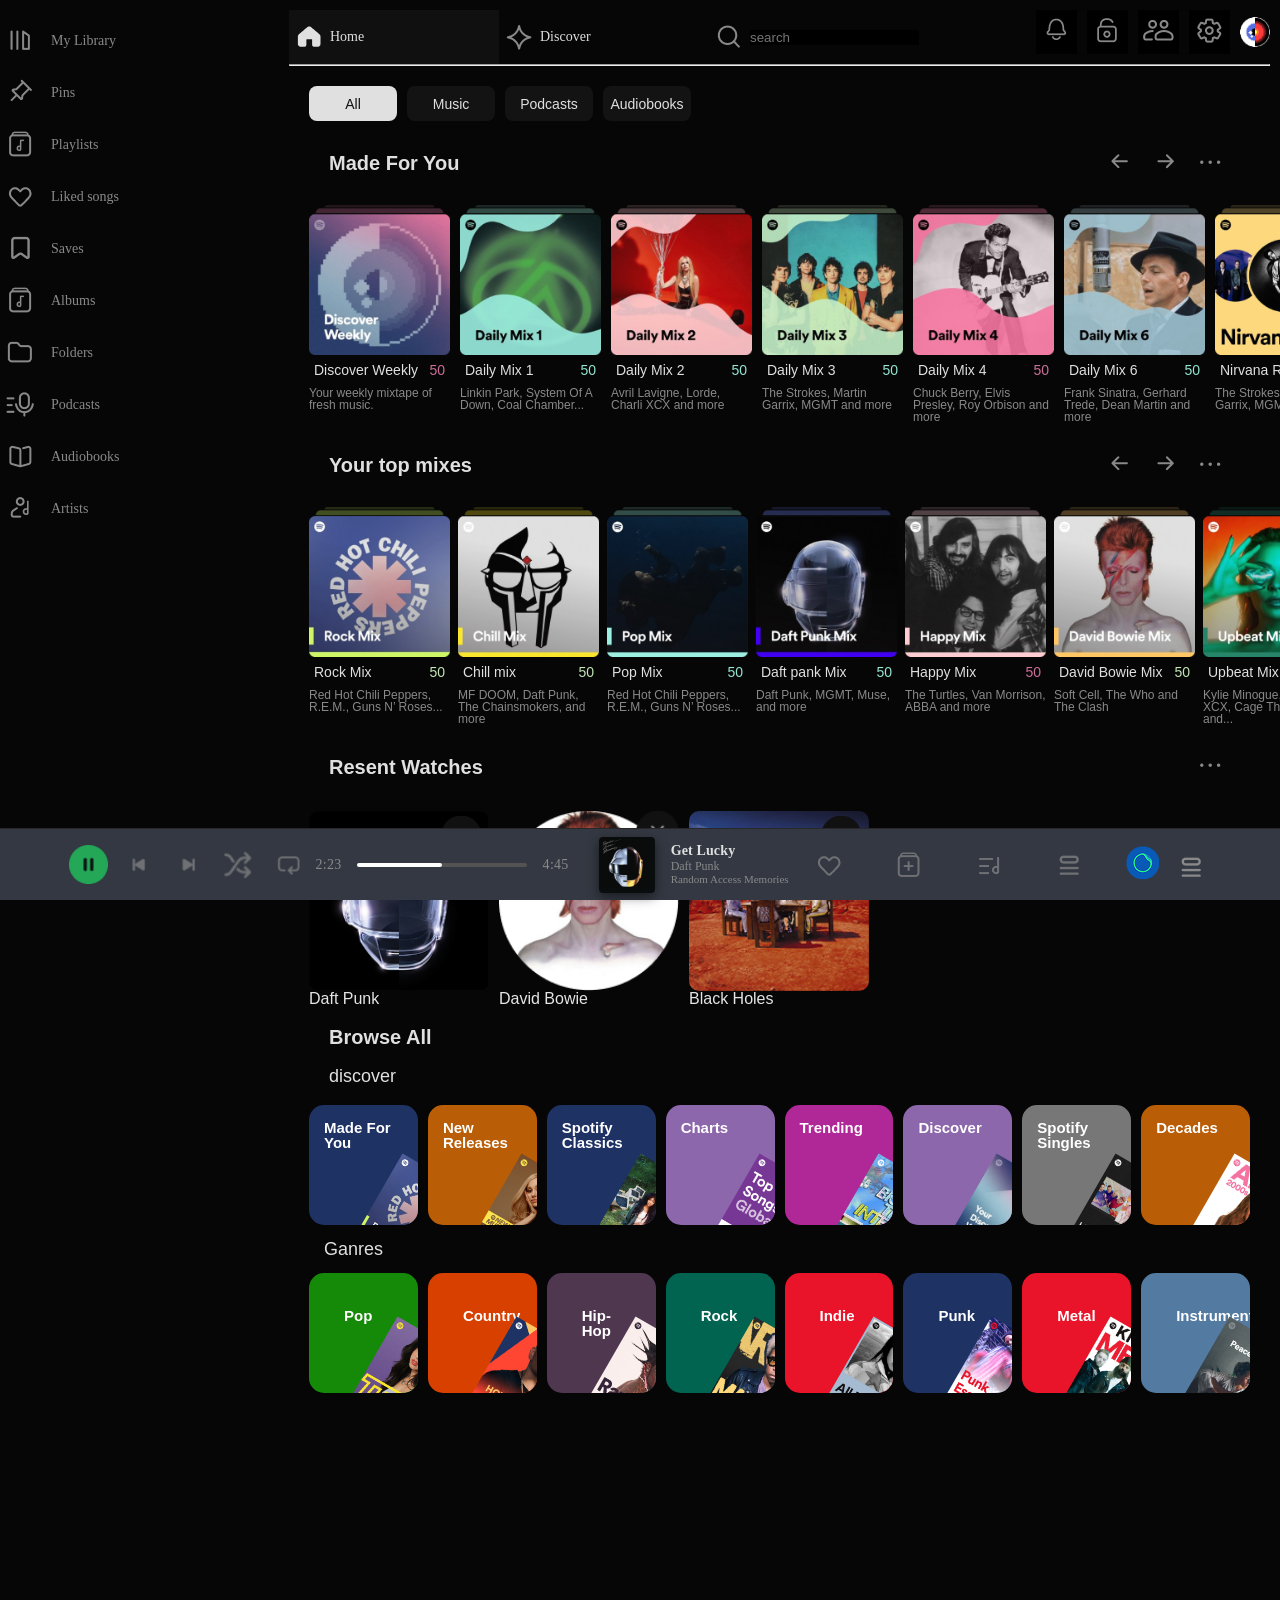
<file: index.html>
<!DOCTYPE html>
<html lang="en">
<head>
    <meta charset="UTF-8">
    <meta name="viewport" content="width=device-width, initial-scale=1.0">
    <title>Spotify</title>
    <link rel="stylesheet" href="assets/css/reset.css">
    <link rel="stylesheet" href="assets/css/style.css">
</head>
<body>
    
    <section class="main_structure">
            <!-- aside section -->
        <aside class="side-nav">
            <!-- side navigation -->
            <nav class="aside_nav">
                <ul class="aside_nav_items">
                    <li class="main_pages">
                        <div class="each_page">
                            <img src="assets/images/aside/library.png" alt="library icon">
                            <a href="my_library.html">My Library</a>
                        </div>
                        <div class="each_page">
                            <img src="assets/images/aside/pin.png" alt="pin icon">
                            <a href="#">Pins</a>
                        </div>
                        <div class="each_page">
                            <img src="assets/images/aside/albums.png" alt="playlist icon">
                            <a href="#">Playlists</a>
                        </div>
                        <div class="each_page">
                            <img src="assets/images/aside/like.png" alt="like icon">
                            <a href="librarypg2.html">Liked songs</a>
                        </div>
                        <div class="each_page">
                            <img src="assets/images/aside/save.png" alt="save icon">
                            <a href="#">Saves</a>
                        </div>
                        <div class="each_page">
                            <img src="assets/images/aside/albums.png" alt="album icon">
                            <a href="album.html">Albums</a>
                        </div>
                        <div class="each_page">
                            <img src="assets/images/aside/folder.png" alt="folder icon">
                            <a href="#">Folders</a>
                        </div>
                        <div class="each_page">
                            <img src="assets/images/aside/podcast.png" alt="podcast icon">
                            <a href="podcast.html">Podcasts</a>
                        </div>
                        <div class="each_page">
                            <img src="assets/images/aside/audiobook.png" alt="audiobook icon">
                            <a href="#">Audiobooks</a>
                        </div>
                        <div class="each_page">
                            <img src="assets/images/aside/artist.png" alt="artist icon">
                            <a href="#">Artists</a>
                        </div>

                    </li>
                </ul>
            </nav>

        </aside>
        <!-- page header -->
        <section class="first_page">
                <!-- header -->
            <header class="header">
                <nav class="nav_section">
                    <!-- header's main navigation -->
                    <section class="main_section">
                        <div class="home">
                            <img class="header_btn" src="assets/images/header/home.png" alt="home logo">
                            <a href="index.html">Home</a>
                        </div>
                        <div class="discover">
                            <img class="header_btn" src="assets/images/header/discover.png" alt="discover logo">
                            <a href="discover.html">Discover</a>
                        </div>
                        <div class="search">
                            <img class="header_btn" src="assets/images/header/search.png" alt="search">
                            <input type="text" placeholder="search">
                        </div>
                    </section>
                </nav>

                <!-- action buttons -->
                <section class="actions">
                    <button><img src="assets/images/header/notification.png" alt="notification icon"></button>
                    <button><img src="assets/images/header/lock.png" alt="lock icon"></button>
                    <button><a href="friends.html"><img src="assets/images/header/friends.png" alt="friend icon"></a></button>
                    <button><img src="assets/images/header/settings.png" alt="settings icon"></button>
                    <img class="profile" src="assets/images/header/profile.png" alt="profile picture">
                </section>

            </header>
            <hr>
            <!-- main -->
            <main class="main">
                <!-- filters -->
                <div class="filters">
                    <button class="full_btn">All</button>
                    <button>Music</button>
                    <button>Podcasts</button>
                    <button>Audiobooks</button> 
                </div>
                
                <!-- title and scroll options -->
                <section class="scroll">
                     <h2>Made For You</h2>
                     <div class="arrows">
                        <img src="assets/images/main/left.png" alt="left arrow">
                        <img src="assets/images/main/right.png" alt="right arrow">
                        <img src="assets/images/main/dots.png" alt="view more">
                     </div>
                </section>

                <section class="mobile_first_section">
                    <div class="each_mobile">
                        <div class="photo">
                            <img src="assets/images/main/12.png" alt="punk">
                        </div>
                        <div class="texts">
                            <h3>Get Lucky</h3>
                            <p>Daft Punk</p>
                        </div>
                    </div>
                    <div class="each_mobile">
                        <div class="photo">
                            <img src="assets/images/main/3.png" alt="daily mix 2">
                        </div>
                        <div class="texts">
                            <h3>daily mix 2</h3>
                        </div>
                    </div>
                    <div class="each_mobile">
                        <div class="photo">
                            <img src="assets/images/main/2.png" alt="daily mix 1">
                        </div>
                        <div class="texts">
                            <h3>daily mix 1</h3>
                        </div>
                    </div>
                    <div class="each_mobile">
                        <div class="photo">
                            <img src="assets/images/main/12.png" alt="punk">
                        </div>
                        <div class="texts">
                            <h3>Instant Crush</h3>
                            <p>Daft Punk</p>
                        </div>
                    </div>
                    <div class="each_mobile">
                        <div class="photo">
                            <img src="assets/images/main/12.png" alt="punk">
                        </div>
                        <div class="texts">
                            <h3>Around the wo...</h3>
                            <p>Daft Punk</p>
                        </div>
                    </div>
                    <div class="each_mobile">
                        <div class="photo">
                            <img src="assets/images/main/9.png" alt="rock">
                        </div>
                        <div class="texts">
                            <h3>Rock Mix</h3>
                        </div>
                    </div>
                </section>
               
                <!-- playlists, made for you -->
                <section class="made_for_you">
                    <div class="each_pl">
                        <div class="pl_photo">
                            <img src="assets/images/main/1.png" alt="discover weakly">
                        </div>
                        <div class="pl_info">
                            <div class="pl_name">
                                <p class="pl_title">Discover Weekly</p>
                                <p class="pl_num" id="pink">50</p>
                            </div>
                            <p>Your weekly mixtape of fresh music.</p>
                        </div>
                    </div>
                    <div class="each_pl">
                        <div class="pl_photo">
                            <img src="assets/images/main/2.png" alt="daily mix 1">
                        </div>
                        <div class="pl_info">
                            <div class="pl_name">
                                <p class="pl_title">Daily Mix 1</p>
                                <p class="pl_num" id="green">50</p>
                            </div>
                            <p>Linkin Park, System Of A Down, Coal Chamber...</p>
                        </div>
                    </div>
                    <div class="each_pl">
                        <div class="pl_photo">
                            <img src="assets/images/main/3.png" alt="daily mix 2">
                        </div>
                        <div class="pl_info">
                            <div class="pl_name">
                                <p class="pl_title">Daily Mix 2</p>
                                <p class="pl_num" id="green">50</p>
                            </div>
                            <p>Avril Lavigne, Lorde, Charli XCX and more</p>
                        </div>
                    </div>
                    <div class="each_pl">
                        <div class="pl_photo">
                            <img src="assets/images/main/4.png" alt="daily mix 3">
                        </div>
                        <div class="pl_info">
                            <div class="pl_name">
                                <p class="pl_title">Daily Mix 3</p>
                                <p class="pl_num" id="green">50</p>
                            </div>
                            <p>The Strokes, Martin Garrix, MGMT and more</p>
                        </div>
                    </div>

                    <div class="each_pl">
                         <div class="pl_photo">
                            <img src="assets/images/main/5.png" alt="daily mix 4">
                        </div>
                        <div class="pl_info">
                            <div class="pl_name">
                                <p class="pl_title">Daily Mix 4</p>
                                <p class="pl_num" id="pink">50</p>
                            </div>
                            <p>Chuck Berry, Elvis Presley, Roy Orbison and more</p>
                        </div>
                    </div>

                    <div class="each_pl">
                        <div class="pl_photo">
                            <img src="assets/images/main/6.png" alt="daily mix 6">
                        </div>
                        <div class="pl_info">
                            <div class="pl_name">
                                <p class="pl_title">Daily Mix 6</p>
                                <p class="pl_num" id="green">50</p>
                            </div>
                            <p>Frank Sinatra, Gerhard Trede, Dean Martin and more</p>
                        </div>
                    </div>
                       

                    <div class="each_pl">
                        <div class="pl_photo">
                            <img src="assets/images/main/7.png" alt="nirvana">
                        </div>
                        <div class="pl_info">
                            <div class="pl_name">
                                <p class="pl_title">Nirvana Radio</p>
                                <p class="pl_num" id="yellow">50</p>
                            </div>
                            <p>The Strokes, Martin Garrix, MGMT and more</p>
                        </div>
                    </div>

                    <div class="each_pl">
                        <div class="pl_photo">
                            <img src="assets/images/main/8.png" alt="fall out boys">
                        </div>
                        <div class="pl_info">
                            <div class="pl_name">
                                <p class="pl_title">Fall Out Boys</p>
                                <p class="pl_num" id="yellow">50</p>
                            </div>
                            <p>With Panic! At The Disco, The All-American Rejects,...</p>
                        </div>
                    </div>

                </section>
                <!-- second section -->
                <section class="scroll">
                     <h2>Your top mixes</h2>
                     <div class="arrows">
                        <img src="assets/images/main/left.png" alt="left arrow">
                        <img src="assets/images/main/right.png" alt="right arrow">
                        <img src="assets/images/main/dots.png" alt="view more">
                     </div>
                </section>
                <!-- your top mixes section -->
                <section class="your_top_mixes">
                    <div class="each_pl">
                        <div class="pl_photo">
                            <img src="assets/images/main/9.png" alt="rock mix">
                        </div>
                        <div class="pl_info">
                            <div class="pl_name">
                                <p class="pl_title">Rock Mix</p>
                                <p class="pl_num" id="yellow">50</p>
                            </div>
                            <p>Red Hot Chili Peppers, R.E.M., Guns N’ Roses...</p>
                        </div>
                    </div>
                    <div class="each_pl">
                        <div class="pl_photo">
                            <img src="assets/images/main/10.png" alt="chill mix">
                        </div>
                        <div class="pl_info">
                            <div class="pl_name">
                                <p class="pl_title">Chill mix</p>
                                <p class="pl_num" id="yellow">50</p>
                            </div>
                            <p>MF DOOM, Daft Punk, The Chainsmokers, and more</p>
                        </div>
                    </div>
                    <div class="each_pl">
                        <div class="pl_photo">
                            <img src="assets/images/main/11.png" alt="pop mix">
                        </div>
                        <div class="pl_info">
                            <div class="pl_name">
                                <p class="pl_title">Pop Mix</p>
                                <p class="pl_num" id="green">50</p>
                            </div>
                            <p>Red Hot Chili Peppers, R.E.M., Guns N’ Roses...</p>
                        </div>
                    </div>
                    <div class="each_pl">
                        <div class="pl_photo">
                            <img src="assets/images/main/12.png" alt="Daft pank Mix">
                        </div>
                        <div class="pl_info">
                            <div class="pl_name">
                                <p class="pl_title">Daft pank Mix</p>
                                <p class="pl_num" id="green">50</p>
                            </div>
                            <p>Daft Punk, MGMT, Muse, and more</p>
                        </div>
                    </div>

                    <div class="each_pl">
                         <div class="pl_photo">
                            <img src="assets/images/main/13.png" alt="Happy Mix">
                        </div>
                        <div class="pl_info">
                            <div class="pl_name">
                                <p class="pl_title">Happy Mix</p>
                                <p class="pl_num" id="pink">50</p>
                            </div>
                            <p>The Turtles, Van Morrison, ABBA and more</p>
                        </div>
                    </div>

                    <div class="each_pl">
                        <div class="pl_photo">
                            <img src="assets/images/main/14.png" alt="David Bowie Mix">
                        </div>
                        <div class="pl_info">
                            <div class="pl_name">
                                <p class="pl_title">David Bowie Mix</p>
                                <p class="pl_num" id="yellow">50</p>
                            </div>
                            <p>Soft Cell, The Who and The Clash</p>
                        </div>
                    </div>
                       

                    <div class="each_pl">
                        <div class="pl_photo">
                            <img src="assets/images/main/15.png" alt="Upbeat Mix">
                        </div>
                        <div class="pl_info">
                            <div class="pl_name">
                                <p class="pl_title">Upbeat Mix</p>
                                <p class="pl_num" id="green">50</p>
                            </div>
                            <p>Kylie Minogue, Charli XCX, Cage The Elephant and...</p>
                        </div>
                    </div>

                    <div class="each_pl">
                        <div class="pl_photo">
                            <img src="assets/images/main/16.png" alt="60's mix">
                        </div>
                        <div class="pl_info">
                            <div class="pl_name">
                                <p class="pl_title">60's mix</p>
                                <p class="pl_num" id="pink">50</p>
                            </div>
                            <p>Chuck Berry, Skeeter David, Van Morrison and...</p>
                        </div>
                    </div>

                </section>
                <!-- recent watches -->
                <section class="recent">
                     <h2>Resent Watches</h2>
                     <div class="arrows">
                        <img src="assets/images/main/dots.png" alt="view more">
                     </div>
                </section>
                <!-- recent searches -->
                <section class="searches">
                    <div class="each_search">
                        <img class="artist" src="assets/images/main/punk.png" alt="daft punk">
                        <img class="close" src="assets/images/main/X.png" alt="x">
                        <p>Daft Punk</p>
                    </div>
                    <div class="each_search">
                        <img class="artist" src="assets/images/main/bowie.png" alt="David Bowie">
                        <p>David Bowie</p>
                    </div>
                    <div class="each_search">
                        <img class="artist" src="assets/images/main/black_holes.png" alt="black holes">
                        <img class="close" src="assets/images/main/X.png" alt="x">
                        <p>Black Holes</p>
                    </div>

                </section>

                <!-- browse all -->
                <section class="browse">
                     <h2>Browse All</h2>
                     <p>discover</p>
                </section>
                <!-- albums sort by popularity -->
                <section class="discover_ls">
                    <div class="each_discover_box" id="madeforu" >
                        <p class="discover_title">Made For You</p>
                        <img src="assets/images/main/madeforyou.png" alt="made for u">
                    </div>
                    <div class="each_discover_box" id="releases" >
                        <p class="discover_title">New Releases</p>
                        <img src="assets/images/main/releases.png" alt="new releases">
                    </div>
                    <div class="each_discover_box" id="classics" >
                        <p class="discover_title">Spotify Classics</p>
                        <img src="assets/images/main/classics.png" alt="classics">
                    </div>
                    <div class="each_discover_box" id="charts" >
                        <p class="discover_title">Charts</p>
                        <img src="assets/images/main/charts.png" alt="charts">
                    </div>
                    <div class="each_discover_box" id="trending" >
                        <p class="discover_title">Trending</p>
                        <img src="assets/images/main/trending.png" alt="trending">
                    </div>
                    <div class="each_discover_box" id="discover" >
                        <p class="discover_title">Discover</p>
                        <img src="assets/images/main/discover.png" alt="discover">
                    </div>
                    <div class="each_discover_box" id="singles" >
                        <p class="discover_title">Spotify Singles</p>
                        <img src="assets/images/main/singles.png" alt="singles">
                    </div>
                    <div class="each_discover_box" id="decades" >
                        <p class="discover_title">Decades</p>
                        <img src="assets/images/main/decades.png" alt="decades">
                    </div>
                </section>
                <!-- albums sort by ganres -->
                <div class="ganres_title">
                    <p>Ganres</p>
                </div>
                <section class="ganres">
                    <div class="each_ganres_box" id="pop" >
                        <p class="ganres_title">Pop</p>
                        <img src="assets/images/main/pop.png" alt="pop">
                    </div>
                    <div class="each_ganres_box" id="country" >
                        <p class="ganres_title">Country</p>
                        <img src="assets/images/main/country.png" alt="country">
                    </div>
                    <div class="each_ganres_box" id="hip-hop" >
                        <p class="ganres_title">Hip-Hop</p>
                        <img src="assets/images/main/hip-hop.png" alt="hip-hop">
                    </div>
                    <div class="each_ganres_box" id="rock" >
                        <p class="ganres_title">Rock</p>
                        <img src="assets/images/main/rock.png" alt="Rock">
                    </div>
                    <div class="each_ganres_box" id="indie" >
                        <p class="ganres_title">Indie</p>
                        <img src="assets/images/main/indie.png" alt="indie">
                    </div>
                    <div class="each_ganres_box" id="punk" >
                        <p class="ganres_title">Punk</p>
                        <img src="assets/images/main/punk2.png" alt="punk">
                    </div>
                    <div class="each_ganres_box" id="metal" >
                        <p class="ganres_title">Metal</p>
                        <img src="assets/images/main/metal.png" alt="metal">
                    </div>
                    <div class="each_ganres_box" id="instrumental" >
                        <p class="ganres_title">Instrumental</p>
                        <img src="assets/images/main/instrumental.png" alt="instrumental">
                    </div>
                </section>
            </main>
            <footer class="player">
            <!-- controls -->
            <section class="player-controle">
                <div class="controls">
                    <img src="assets/images/footer/pause.png" alt="pause">
                    <img src="assets/images/footer/left.png" alt="left">
                    <img src="assets/images/footer/right.png" alt="right">
                    <img src="assets/images/footer/switch.png" alt="switch">
                    <img src="assets/images/footer/reply.png" alt=reply>
                </div>
                <div class="progress-section">
                    <span>2:23</span>

                    <div class="progress-bar">
                        <div class="progress"></div>
                    </div>

                    <span>4:45</span>
                </div>
            </section>
            <section class="music_and_buttons">
                <!-- Track info -->
                <section class="music">
                    <div class="music_info">
                        <img src="assets/images/footer/song.png" alt="album cover">
                        <div class="track-info">
                            <p class="track-title">Get Lucky</p>
                            <p class="artist">Daft Punk</p>
                            <p class="band">Random Access Memories</p>
                        </div>
                    </div>
                    
                    <div class="track-actions">
                        <img src="assets/images/footer/like.png" alt="like">
                        <img src="assets/images/footer/add.png" alt="add">
                        <img src="assets/images/footer/lyrics.png" alt="playlist">
                        <img src="assets/images/footer/queue.png" alt="queue">
                    </div>
                </section>


                <!-- actions -->
                <section class="player-right">

                    <img src="assets/images/footer/DJ.png" alt="dj">
                    <img src="assets/images/footer/pc-queue.png" alt="pc-queue">

                </section>
                <section class="mobile_icon">
                    <img src="assets/images/footer/mob2.png" alt="add">
                    <img src="assets/images/footer/mob1.png" alt="like">
                </section>

                <section class="footer_nav">
                    <a><img src="assets/images/footer/home.png" alt="home"></a>
                    <a href="#discover"><img src="assets/images/footer/discover.png" alt="discover"></a>
                    <a><img src="assets/images/footer/search.png" alt="search"></a>
                    <a href="mobile_library.html"><img src="assets/images/footer/library.png" alt="library"></a>
                    <a><img src="assets/images/footer/me.png" alt="me"></a>
                    
                </section>
            </section>

            </footer>
        </section>

    </section>

    
    
</body>
</html>
</file>
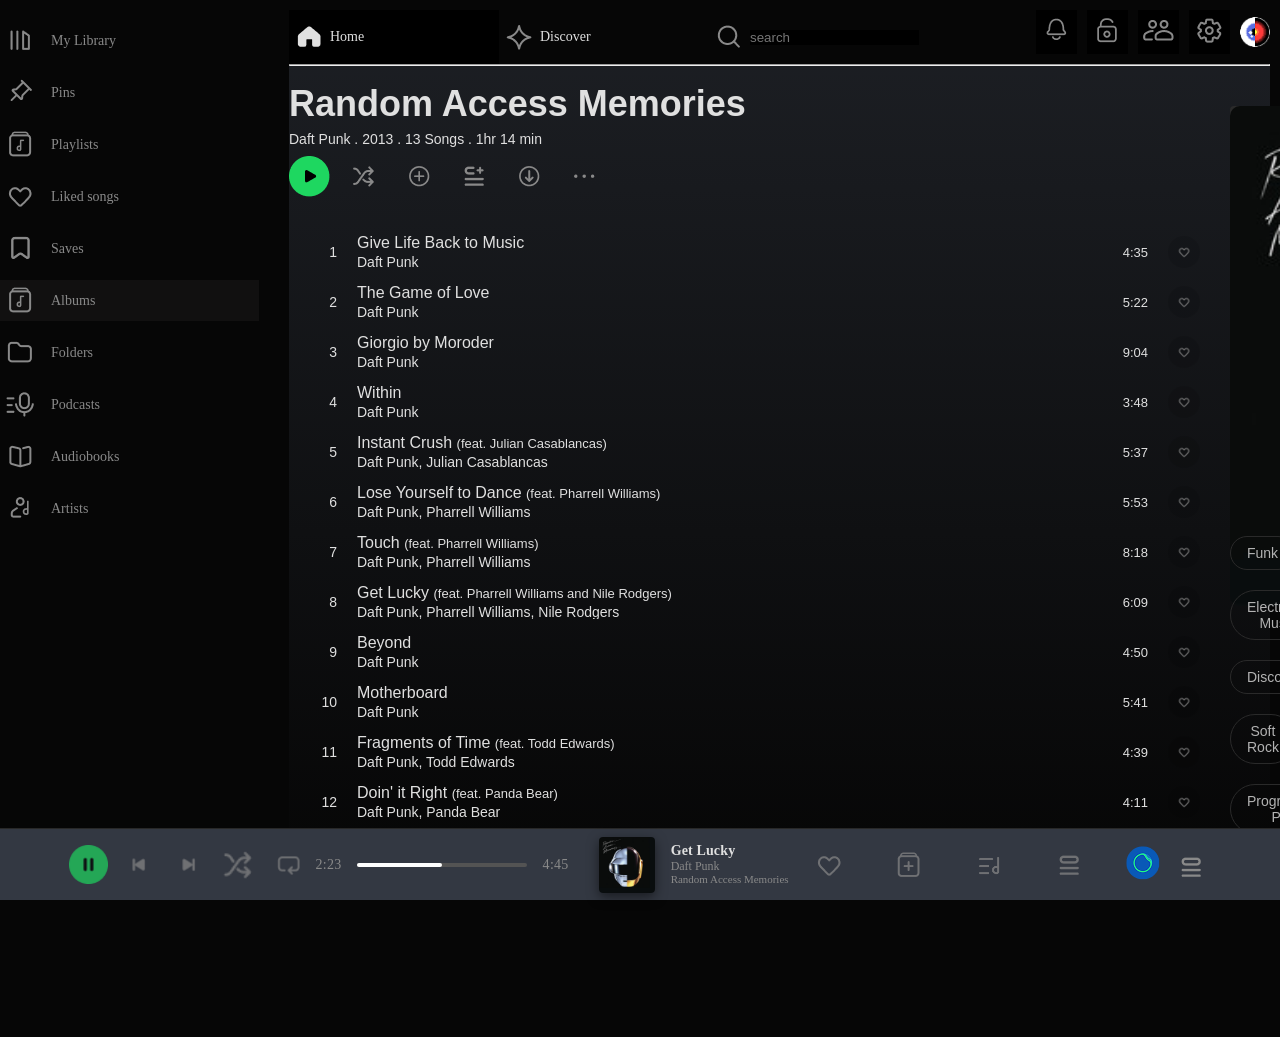
<file: album.html>
<!DOCTYPE html>
<html lang="en">
<head>
    <meta charset="UTF-8">
    <meta name="viewport" content="width=device-width, initial-scale=1.0">
    <title>Spotify</title>
    <link rel="stylesheet" href="assets/css/reset.css">
    <link rel="stylesheet" href="assets/css/style.css">
</head>
<body>
    
    <section class="main_structure">
            <!-- aside section -->
        <aside class="side-nav">
            <!-- side navigation -->
            <nav class="aside_nav">
                <ul class="aside_nav_items">
                    <li class="main_pages">
                        <div class="each_page">
                            <img src="assets/images/aside/library.png" alt="library icon">
                            <a href="my_library.html">My Library</a>
                        </div>
                        <div class="each_page">
                            <img src="assets/images/aside/pin.png" alt="pin icon">
                            <a href="#">Pins</a>
                        </div>
                        <div class="each_page">
                            <img src="assets/images/aside/albums.png" alt="playlist icon">
                            <a href="#">Playlists</a>
                        </div>
                        <div class="each_page">
                            <img src="assets/images/aside/like.png" alt="like icon">
                            <a href="librarypg2.html">Liked songs</a>
                        </div>
                        <div class="each_page">
                            <img src="assets/images/aside/save.png" alt="save icon">
                            <a href="#">Saves</a>
                        </div>
                        <div class="each_page" id="album">
                            <img src="assets/images/aside/albums.png" alt="album icon">
                            <a href="#">Albums</a>
                        </div>
                        <div class="each_page">
                            <img src="assets/images/aside/folder.png" alt="folder icon">
                            <a href="#">Folders</a>
                        </div>
                        <div class="each_page">
                            <img src="assets/images/aside/podcast.png" alt="podcast icon">
                            <a href="podcast.html">Podcasts</a>
                        </div>
                        <div class="each_page">
                            <img src="assets/images/aside/audiobook.png" alt="audiobook icon">
                            <a href="#">Audiobooks</a>
                        </div>
                        <div class="each_page">
                            <img src="assets/images/aside/artist.png" alt="artist icon">
                            <a href="#">Artists</a>
                        </div>

                    </li>
                </ul>
            </nav>

        </aside>
        <!-- page header -->
        <section class="first_page">
                <!-- header -->
            <header class="header">
                <nav class="nav_section">
                    <!-- header's main navigation -->
                    <section class="main_section">
                        <div class="home" id="home">
                            <img class="header_btn" src="assets/images/header/home.png" alt="home logo">
                            <a href="index.html">Home</a>
                        </div>
                        <div class="discover">
                            <img class="header_btn" src="assets/images/header/discover.png" alt="discover logo">
                            <a href="discover.html">Discover</a>
                        </div>
                        <div class="search">
                            <img class="header_btn" src="assets/images/header/search.png" alt="search">
                            <input type="text" placeholder="search">
                        </div>
                    </section>
                </nav>

                <!-- action buttons -->
                <section class="actions">
                    <button><img src="assets/images/header/notification.png" alt="notification icon"></button>
                    <button><img src="assets/images/header/lock.png" alt="lock icon"></button>
                    <button><a href="friends.html"><img src="assets/images/header/friends.png" alt="friend icon"></a></button>
                    <button><img src="assets/images/header/settings.png" alt="settings icon"></button>
                    <img class="profile" src="assets/images/header/profile.png" alt="profile picture">
                </section>

            </header>
            <hr>

            <!-- main section -->
            <main class="main_album">
                <section class="playlist">
                    <section class="intro">
                        <h2>Random Access Memories</h2>
                        <p><i>Daft Punk</i> . 2013 . 13 Songs . 1hr 14 min </p>
                        <div class="act">
                            <img src="assets/images/album/pause.png" alt="pause">
                            <img src="assets/images/album/switch.png" alt="switch">
                            <img src="assets/images/album/add.png" alt="add">
                            <img src="assets/images/album/reply.png" alt="reply">
                            <img src="assets/images/album/ofline.png" alt="ofline">
                            <img src="assets/images/album/dots.png" alt="more">
                        </div>
                    </section>
                    <!-- Tracklist Section -->
                    <section class="list">
                    <div class="track-item">
                        <span class="track-number">1</span>
                        <div class="track-info">
                            <span class="track-title">Give Life Back to Music</span>
                            <span class="track-artist">Daft Punk</span>
                        </div>
                        <span class="track-duration">4:35</span>
                        <button class="track-like" aria-label="Like">
                            <img src="assets/images/album/pc-like.png" alt="like">
                        </button>
                    </div>

                    <div class="track-item">
                        <span class="track-number">2</span>
                        <div class="track-info">
                            <span class="track-title">The Game of Love</span>
                            <span class="track-artist">Daft Punk</span>
                        </div>
                        <span class="track-duration">5:22</span>
                        <button class="track-like" aria-label="Like">
                            <img src="assets/images/album/pc-like.png" alt="like">
                        </button>
                    </div>

                    <div class="track-item">
                        <span class="track-number">3</span>
                        <div class="track-info">
                            <span class="track-title">Giorgio by Moroder</span>
                            <span class="track-artist">Daft Punk</span>
                        </div>
                        <span class="track-duration">9:04</span>
                        <button class="track-like" aria-label="Like">
                            <img src="assets/images/album/pc-like.png" alt="like">
                        </button>
                    </div>

                    <div class="track-item">
                        <span class="track-number">4</span>
                        <div class="track-info">
                            <span class="track-title">Within</span>
                            <span class="track-artist">Daft Punk</span>
                        </div>
                        <span class="track-duration">3:48</span>
                        <button class="track-like" aria-label="Like">
                            <img src="assets/images/album/pc-like.png" alt="like">
                        </button>
                    </div>

                    <div class="track-item">
                        <span class="track-number">5</span>
                        <div class="track-info">
                            <span class="track-title">Instant Crush <span class="track-feat">(feat. Julian Casablancas)</span></span>
                            <span class="track-artist">Daft Punk, Julian Casablancas</span>
                        </div>
                        <span class="track-duration">5:37</span>
                        <button class="track-like" aria-label="Like">
                            <img src="assets/images/album/pc-like.png" alt="like">
                        </button>
                    </div>

                    <div class="track-item">
                        <span class="track-number">6</span>
                        <div class="track-info">
                            <span class="track-title">Lose Yourself to Dance <span class="track-feat">(feat. Pharrell Williams)</span></span>
                            <span class="track-artist">Daft Punk, Pharrell Williams</span>
                        </div>
                        <span class="track-duration">5:53</span>
                        <button class="track-like" aria-label="Like">
                            <img src="assets/images/album/pc-like.png" alt="like">
                        </button>
                    </div>

                    <div class="track-item">
                        <span class="track-number">7</span>
                        <div class="track-info">
                            <span class="track-title">Touch <span class="track-feat">(feat. Pharrell Williams)</span></span>
                            <span class="track-artist">Daft Punk, Pharrell Williams</span>
                        </div>
                        <span class="track-duration">8:18</span>
                        <button class="track-like" aria-label="Like">
                            <img src="assets/images/album/pc-like.png" alt="like">
                        </button>
                    </div>

                    <div class="track-item">
                        <span class="track-number">8</span>
                        <div class="track-info">
                            <span class="track-title">Get Lucky <span class="track-feat">(feat. Pharrell Williams and Nile Rodgers)</span></span>
                            <span class="track-artist">Daft Punk, Pharrell Williams, Nile Rodgers</span>
                        </div>
                        <span class="track-duration">6:09</span>
                        <button class="track-like" aria-label="Like">
                            <img src="assets/images/album/pc-like.png" alt="like">
                        </button>
                    </div>

                    <div class="track-item">
                        <span class="track-number">9</span>
                        <div class="track-info">
                            <span class="track-title">Beyond</span>
                            <span class="track-artist">Daft Punk</span>
                        </div>
                        <span class="track-duration">4:50</span>
                        <button class="track-like" aria-label="Like">
                            <img src="assets/images/album/pc-like.png" alt="like">
                        </button>
                    </div>

                    <div class="track-item">
                        <span class="track-number">10</span>
                        <div class="track-info">
                            <span class="track-title">Motherboard</span>
                            <span class="track-artist">Daft Punk</span>
                        </div>
                        <span class="track-duration">5:41</span>
                        <button class="track-like" aria-label="Like">
                            <img src="assets/images/album/pc-like.png" alt="like">
                        </button>
                    </div>

                    <div class="track-item">
                        <span class="track-number">11</span>
                        <div class="track-info">
                            <span class="track-title">Fragments of Time <span class="track-feat">(feat. Todd Edwards)</span></span>
                            <span class="track-artist">Daft Punk, Todd Edwards</span>
                        </div>
                        <span class="track-duration">4:39</span>
                        <button class="track-like" aria-label="Like">
                            <img src="assets/images/album/pc-like.png" alt="like">
                        </button>
                    </div>

                    <div class="track-item">
                        <span class="track-number">12</span>
                        <div class="track-info">
                            <span class="track-title">Doin' it Right <span class="track-feat">(feat. Panda Bear)</span></span>
                            <span class="track-artist">Daft Punk, Panda Bear</span>
                        </div>
                        <span class="track-duration">4:11</span>
                        <button class="track-like" aria-label="Like">
                            <img src="assets/images/album/pc-like.png" alt="like">
                        </button>
                    </div>

                    <div class="track-item">
                        <span class="track-number">13</span>
                        <div class="track-info">
                            <span class="track-title">Contact</span>
                            <span class="track-artist">Daft Punk</span>
                        </div>
                        <span class="track-duration">6:21</span>
                        <button class="track-like" aria-label="Like">
                            <img src="assets/images/album/pc-like.png" alt="like">
                        </button>
                    </div>
                    </section>

                    
                </section>
                <section class="cover">
                    <div class="cover_photo">
                        <img src="assets/images/album/cover.png" alt="cover photo">
                    </div>
                    <div class="btns">
                        <button>Funk</button>
                        <button>Electronic Music</button>
                        <button>Disco</button>
                        <button>Soft Rock</button>
                        <button>Progressive Pop</button>
                    </div>
                    <div class="authors">
                        <div class="each">
                            <img src="assets/images/album/punk.png" alt="Punk">
                            <p>Daft Pank</p>
                        </div>
                        <div class="each">
                            <img src="assets/images/album/williams.png" alt="williams">
                            <p>Pharrell Williams</p>
                        </div>
                        <div class="each">
                            <img src="assets/images/album/rodgers.png" alt="rodgers">
                            <p>Nile Rodgers</p>
                        </div>
                    </div>

                </section>

            </main>

            <footer class="player">
            <!-- controls -->
            <section class="player-controle">
                <div class="controls">
                    <img src="assets/images/footer/pause.png" alt="pause">
                    <img src="assets/images/footer/left.png" alt="left">
                    <img src="assets/images/footer/right.png" alt="right">
                    <img src="assets/images/footer/switch.png" alt="switch">
                    <img src="assets/images/footer/reply.png" alt=reply>
                </div>
                <div class="progress-section">
                    <span>2:23</span>

                    <div class="progress-bar">
                        <div class="progress"></div>
                    </div>

                    <span>4:45</span>
                </div>
            </section>
            <section class="music_and_buttons">
                <!-- Track info -->
                <section class="music">
                    <div class="music_info">
                        <img src="assets/images/footer/song.png" alt="album cover">
                        <div class="track-info">
                            <p class="track-title">Get Lucky</p>
                            <p class="artist">Daft Punk</p>
                            <p class="band">Random Access Memories</p>
                        </div>
                    </div>
                    
                    <div class="track-actions">
                        <img src="assets/images/footer/like.png" alt="like">
                        <img src="assets/images/footer/add.png" alt="add">
                        <img src="assets/images/footer/lyrics.png" alt="playlist">
                        <img src="assets/images/footer/queue.png" alt="queue">
                    </div>
                </section>


                <!-- actions -->
                <section class="player-right">

                    <img src="assets/images/footer/DJ.png" alt="dj">
                    <img src="assets/images/footer/pc-queue.png" alt="pc-queue">

                </section>
                <section class="mobile_icon">
                    <img src="assets/images/footer/mob2.png" alt="add">
                    <img src="assets/images/footer/mob1.png" alt="like">
                </section>

                <section class="footer_nav">
                    <a><img src="assets/images/footer/home.png" alt="home"></a>
                    <a href="#discover"><img src="assets/images/footer/discover.png" alt="discover"></a>
                    <a><img src="assets/images/footer/search.png" alt="search"></a>
                    <a href="mobile_library.html"><img src="assets/images/footer/library.png" alt="library"></a>
                    <a><img src="assets/images/footer/me.png" alt="me"></a>
                    
                </section>
            </section>

            </footer>
        </section>

    </section>

    
    
</body>
</html>
</file>
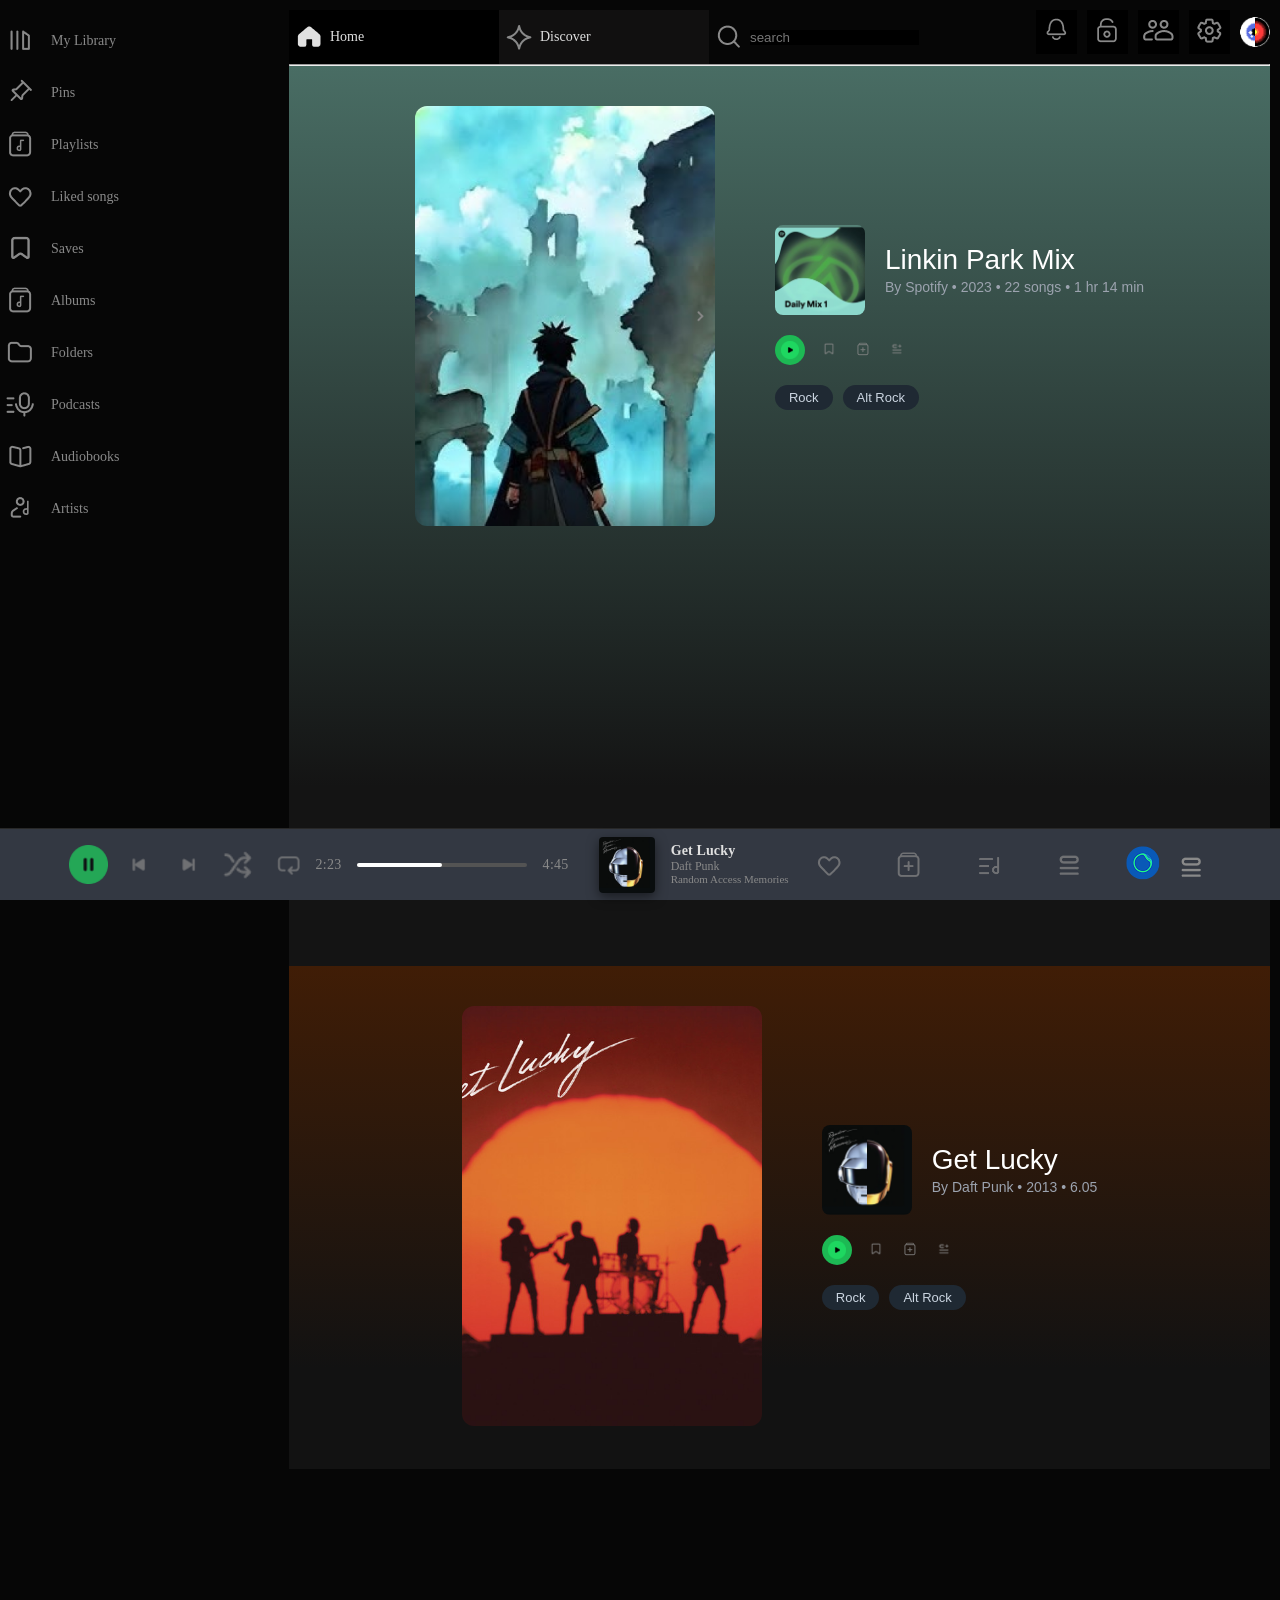
<file: discover.html>
<!DOCTYPE html>
<html lang="en">
<head>
    <meta charset="UTF-8">
    <meta name="viewport" content="width=device-width, initial-scale=1.0">
    <title>Spotify</title>
    <link rel="stylesheet" href="assets/css/reset.css">
    <link rel="stylesheet" href="assets/css/style.css">
</head>
<body>
    
    <section class="main_structure">
            <!-- aside section -->
        <aside class="side-nav">
            <!-- side navigation -->
            <nav class="aside_nav">
                <ul class="aside_nav_items">
                    <li class="main_pages">
                        <div class="each_page">
                            <img src="assets/images/aside/library.png" alt="library icon">
                            <a href="my_library.html">My Library</a>
                        </div>
                        <div class="each_page">
                            <img src="assets/images/aside/pin.png" alt="pin icon">
                            <a href="#">Pins</a>
                        </div>
                        <div class="each_page">
                            <img src="assets/images/aside/albums.png" alt="playlist icon">
                            <a href="#">Playlists</a>
                        </div>
                        <div class="each_page">
                            <img src="assets/images/aside/like.png" alt="like icon">
                            <a href="librarypg2.html">Liked songs</a>
                        </div>
                        <div class="each_page">
                            <img src="assets/images/aside/save.png" alt="save icon">
                            <a href="#">Saves</a>
                        </div>
                        <div class="each_page">
                            <img src="assets/images/aside/albums.png" alt="album icon">
                            <a href="album.html">Albums</a>
                        </div>
                        <div class="each_page">
                            <img src="assets/images/aside/folder.png" alt="folder icon">
                            <a href="#">Folders</a>
                        </div>
                        <div class="each_page">
                            <img src="assets/images/aside/podcast.png" alt="podcast icon">
                            <a href="podcast.html">Podcasts</a>
                        </div>
                        <div class="each_page">
                            <img src="assets/images/aside/audiobook.png" alt="audiobook icon">
                            <a href="#">Audiobooks</a>
                        </div>
                        <div class="each_page">
                            <img src="assets/images/aside/artist.png" alt="artist icon">
                            <a href="#">Artists</a>
                        </div>

                    </li>
                </ul>
            </nav>

        </aside>
        <!-- page header -->
        <section class="first_page">
                <!-- header -->
            <header class="header">
                <nav class="nav_section">
                    <!-- header's main navigation -->
                    <section class="main_section">
                        <div class="home" id="home">
                            <img class="header_btn" src="assets/images/header/home.png" alt="home logo">
                            <a href="index.html">Home</a>
                        </div>
                        <div class="discover" id="discover">
                            <img class="header_btn" src="assets/images/header/discover.png" alt="discover logo">
                            <a href="discover.html">Discover</a>
                        </div>
                        <div class="search">
                            <img class="header_btn" src="assets/images/header/search.png" alt="search">
                            <input type="text" placeholder="search">
                        </div>
                    </section>
                </nav>

                <!-- action buttons -->
                <section class="actions">
                    <button><img src="assets/images/header/notification.png" alt="notification icon"></button>
                    <button><img src="assets/images/header/lock.png" alt="lock icon"></button>
                    <button><a href="friends.html"><img src="assets/images/header/friends.png" alt="friend icon"></a></button>
                    <button><img src="assets/images/header/settings.png" alt="settings icon"></button>
                    <img class="profile" src="assets/images/header/profile.png" alt="profile picture">
                </section>

            </header>
            <hr>

            <main>
            <section class="playlist_section">
                <div class="playlist_container">
                    <div class="playlist_cover">
                        <img src="assets/images/podcast/bac.png" alt="background">
                    </div>
                <div class="playlist_info">
                    <div class="playlist_top">
                        <img class="small_cover" src="assets/images/podcast/mix1.png" alt="mix1">
                        <div class="playlist_text">
                            <h1>Linkin Park Mix</h1>
                            <p>By Spotify • 2023 • 22 songs • 1 hr 14 min</p>
                    </div>
                    </div>

                    <div class="playlist_controls">
                        <button class="play_btn">
                            <img src="assets/images/podcast/pause.png" alt="pause">
                        </button>
                        <button class="icon_btn">
                            <img src="assets/images/podcast/save.png" alt="save"> 
                        </button>
                        <button class="icon_btn">
                            <img src="assets/images/podcast/add.png" alt="add">
                        </button>
                        <button class="icon_btn">
                            <img src="assets/images/podcast/reply.png" alt="reply">
                        </button>
                    </div>
                    <div class="playlist_tags">
                        <span>Rock</span>
                        <span>Alt Rock</span>
                    </div>

                </div>

            </div>
            </section>

            <section class="playlist2_section">
                <div class="playlist2_container">
                    <div class="playlist2_cover">
                        <img src="assets/images/podcast/cover2.png" alt="background">
                    </div>
                <div class="playlist2_info">
                    <div class="playlist2_top">
                        <img class="small_cover" src="assets/images/podcast/punk.png" alt="punk">
                        <div class="playlist2_text">
                            <h1>Get Lucky</h1>
                            <p>By Daft Punk • 2013  • 6.05</p>
                    </div>
                    </div>

                    <div class="playlist_controls">
                        <button class="play_btn">
                            <img src="assets/images/podcast/pause.png" alt="pause">
                        </button>
                        <button class="icon_btn">
                            <img src="assets/images/podcast/save.png" alt="save"> 
                        </button>
                        <button class="icon_btn">
                            <img src="assets/images/podcast/add.png" alt="add">
                        </button>
                        <button class="icon_btn">
                            <img src="assets/images/podcast/reply.png" alt="reply">
                        </button>
                    </div>
                    <div class="playlist_tags">
                        <span>Rock</span>
                        <span>Alt Rock</span>
                    </div>

                </div>

            </div>
            </section>
            </main>

            <footer class="player">
            <!-- controls -->
            <section class="player-controle">
                <div class="controls">
                    <img src="assets/images/footer/pause.png" alt="pause">
                    <img src="assets/images/footer/left.png" alt="left">
                    <img src="assets/images/footer/right.png" alt="right">
                    <img src="assets/images/footer/switch.png" alt="switch">
                    <img src="assets/images/footer/reply.png" alt=reply>
                </div>
                <div class="progress-section">
                    <span>2:23</span>

                    <div class="progress-bar">
                        <div class="progress"></div>
                    </div>

                    <span>4:45</span>
                </div>
            </section>
            <section class="music_and_buttons">
                <!-- Track info -->
                <section class="music">
                    <div class="music_info">
                        <img src="assets/images/footer/song.png" alt="album cover">
                        <div class="track-info">
                            <p class="track-title">Get Lucky</p>
                            <p class="artist">Daft Punk</p>
                            <p class="band">Random Access Memories</p>
                        </div>
                    </div>
                    
                    <div class="track-actions">
                        <img src="assets/images/footer/like.png" alt="like">
                        <img src="assets/images/footer/add.png" alt="add">
                        <img src="assets/images/footer/lyrics.png" alt="playlist">
                        <img src="assets/images/footer/queue.png" alt="queue">
                    </div>
                </section>


                <!-- actions -->
                <section class="player-right">

                    <img src="assets/images/footer/DJ.png" alt="dj">
                    <img src="assets/images/footer/pc-queue.png" alt="pc-queue">

                </section>
                <section class="mobile_icon">
                    <img src="assets/images/footer/mob2.png" alt="add">
                    <img src="assets/images/footer/mob1.png" alt="like">
                </section>

                <section class="footer_nav">
                    <a><img src="assets/images/footer/home.png" alt="home"></a>
                    <a href="#discover"><img src="assets/images/footer/discover.png" alt="discover"></a>
                    <a><img src="assets/images/footer/search.png" alt="search"></a>
                    <a href="mobile_library.html"><img src="assets/images/footer/library.png" alt="library"></a>
                    <a><img src="assets/images/footer/me.png" alt="me"></a>
                    
                </section>
            </section>

            </footer>
        </section>

    </section>

    
    
</body>
</html>
</file>
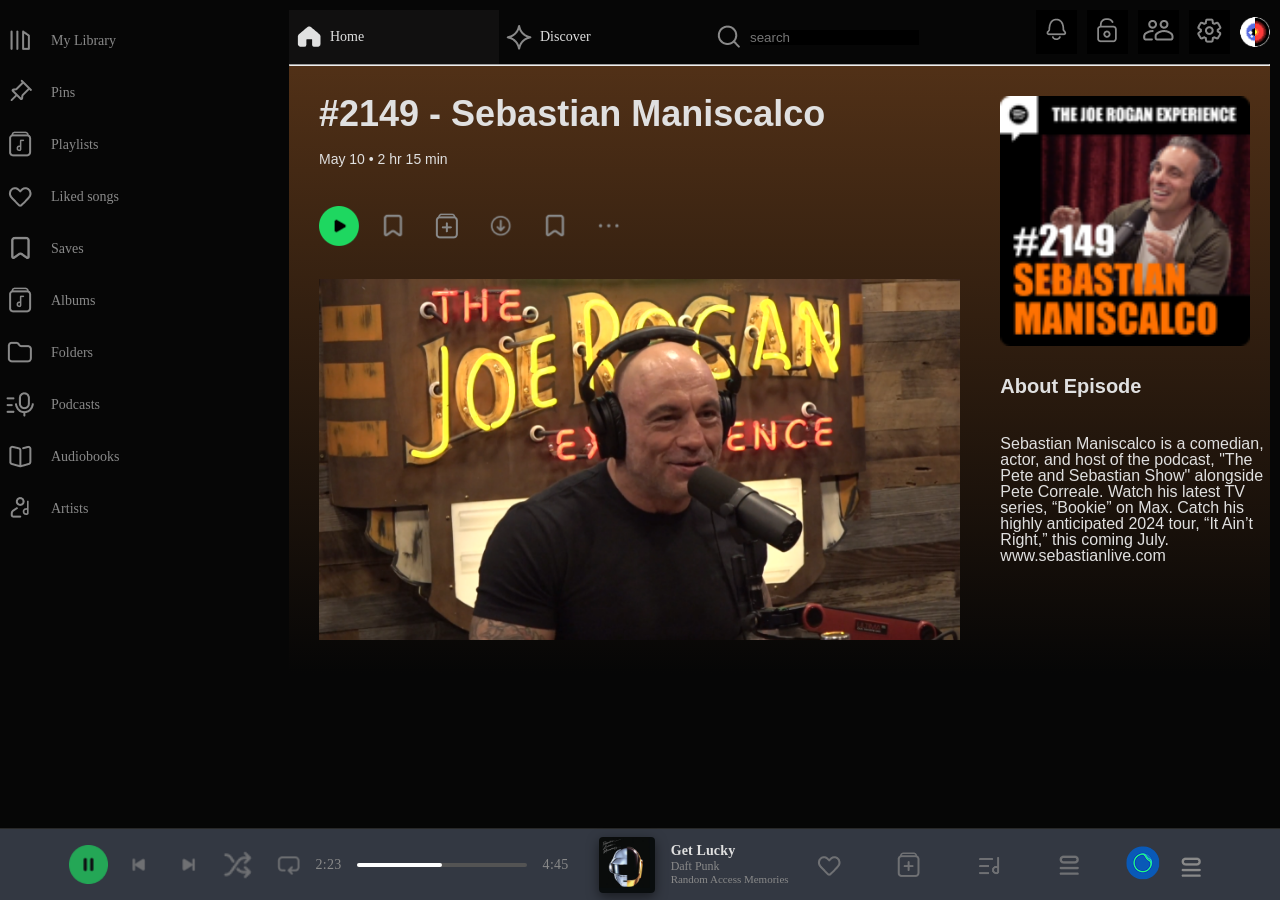
<file: episode.html>
<!DOCTYPE html>
<html lang="en">
<head>
    <meta charset="UTF-8">
    <meta name="viewport" content="width=device-width, initial-scale=1.0">
    <title>Spotify</title>
    <link rel="stylesheet" href="assets/css/reset.css">
    <link rel="stylesheet" href="assets/css/style.css">
</head>
<body>
    <section class="main_structure">
            <!-- aside section -->
        <aside class="side-nav">
            <!-- side navigation -->
            <nav class="aside_nav">
                <ul class="aside_nav_items">
                    <li class="main_pages">
                        <div class="each_page">
                            <img src="assets/images/aside/library.png" alt="library icon">
                            <a href="my_library.html">My Library</a>
                        </div>
                        <div class="each_page">
                            <img src="assets/images/aside/pin.png" alt="pin icon">
                            <a href="#">Pins</a>
                        </div>
                        <div class="each_page">
                            <img src="assets/images/aside/albums.png" alt="playlist icon">
                            <a href="#">Playlists</a>
                        </div>
                        <div class="each_page">
                            <img src="assets/images/aside/like.png" alt="like icon">
                            <a href="librarypg2.html">Liked songs</a>
                        </div>
                        <div class="each_page">
                            <img src="assets/images/aside/save.png" alt="save icon">
                            <a href="#">Saves</a>
                        </div>
                        <div class="each_page">
                            <img src="assets/images/aside/albums.png" alt="album icon">
                            <a href="album.html">Albums</a>
                        </div>
                        <div class="each_page">
                            <img src="assets/images/aside/folder.png" alt="folder icon">
                            <a href="#">Folders</a>
                        </div>
                        <div class="each_page">
                            <img src="assets/images/aside/podcast.png" alt="podcast icon">
                            <a href="podcast.html">Podcasts</a>
                        </div>
                        <div class="each_page">
                            <img src="assets/images/aside/audiobook.png" alt="audiobook icon">
                            <a href="#">Audiobooks</a>
                        </div>
                        <div class="each_page">
                            <img src="assets/images/aside/artist.png" alt="artist icon">
                            <a href="#">Artists</a>
                        </div>

                    </li>
                </ul>
            </nav>
        </aside>
        <!-- page header -->
        <section class="first_page">
                <!-- header -->
            <header class="header">
                <nav class="nav_section">
                    <!-- header's main navigation -->
                    <section class="main_section">
                        <div class="home">
                            <img class="header_btn" src="assets/images/header/home.png" alt="home logo">
                            <a href="index.html">Home</a>
                        </div>
                        <div class="discover">
                            <img class="header_btn" src="assets/images/header/discover.png" alt="discover logo">
                            <a href="discover.html">Discover</a>
                        </div>
                        <div class="search">
                            <img class="header_btn" src="assets/images/header/search.png" alt="search">
                            <input type="text" placeholder="search">
                        </div>
                    </section>
                </nav>

                <!-- action buttons -->
                <section class="actions">
                    <button><img src="assets/images/header/notification.png" alt="notification icon"></button>
                    <button><img src="assets/images/header/lock.png" alt="lock icon"></button>
                    <button><a href="friends.html"><img src="assets/images/header/friends.png" alt="friend icon"></a></button>
                    <button><img src="assets/images/header/settings.png" alt="settings icon"></button>
                    <img class="profile" src="assets/images/header/profile.png" alt="profile picture">
                </section>
            </header>
            <hr>
            <main class="episode_main">
                <section class="episode_intro">
                    <section class="episode-header">
                        <a href="episode.html"><h3>#2149 - Sebastian Maniscalco</h3></a>
                        <p class="date">May 10 • 2 hr 15 min</p>
                    </section>
                    <section class="episode-actions">
                        <button >
                            <img src="assets/images/podcast/pause.png" alt="play">
                        </button>
                        <button>
                                <img src="assets/images/podcast/fav.png" alt="fav">
                        </button>
                        <button>
                            <img src="assets/images/podcast/add.png" alt="add">
                        </button>
                        <button>
                            <img src="assets/images/podcast/ofline.png" alt="offline">
                        </button>
                        <button>
                            <img src="assets/images/podcast/save.png" alt="save">
                        </button>
                        <button>
                            <img src="assets/images/podcast/dots.png" alt="more">
                        </button>
                    </section>
                    <div class="episode_img">
                        <img  class="ep" src="assets/images/podcast/episode.png" alt="episode">
                    </div>
                </section>
                <section class="about_episode">
                    <img class="playlist_img" src="assets/images/podcast/2149.png" alt="sebastian maniscalco">
                    <div class="description">
                        <h4>About Episode</h4>
                        <p>Sebastian Maniscalco is a comedian, actor, and host of the podcast, "The Pete and Sebastian Show" alongside Pete Correale. Watch his latest TV series, “Bookie” on Max. Catch his highly anticipated 2024 tour, “It Ain’t Right,” this coming July. www.sebastianlive.com</p>
                    </div>
                </section>
            </main>

            
            <footer class="player">
            <!-- controls -->
            <section class="player-controle">
                <div class="controls">
                    <img src="assets/images/footer/pause.png" alt="pause">
                    <img src="assets/images/footer/left.png" alt="left">
                    <img src="assets/images/footer/right.png" alt="right">
                    <img src="assets/images/footer/switch.png" alt="switch">
                    <img src="assets/images/footer/reply.png" alt=reply>
                </div>
                <div class="progress-section">
                    <span>2:23</span>

                    <div class="progress-bar">
                        <div class="progress"></div>
                    </div>

                    <span>4:45</span>
                </div>
            </section>
            <section class="music_and_buttons">
                <!-- Track info -->
                <section class="music">
                    <div class="music_info">
                        <img src="assets/images/footer/song.png" alt="album cover">
                        <div class="track-info">
                            <p class="track-title">Get Lucky</p>
                            <p class="artist">Daft Punk</p>
                            <p class="band">Random Access Memories</p>
                        </div>
                    </div>
                    
                    <div class="track-actions">
                        <img src="assets/images/footer/like.png" alt="like">
                        <img src="assets/images/footer/add.png" alt="add">
                        <img src="assets/images/footer/lyrics.png" alt="playlist">
                        <img src="assets/images/footer/queue.png" alt="queue">
                    </div>
                </section>


                <!-- actions -->
                <section class="player-right">

                    <img src="assets/images/footer/DJ.png" alt="dj">
                    <img src="assets/images/footer/pc-queue.png" alt="pc-queue">

                </section>
                <section class="mobile_icon">
                    <img src="assets/images/footer/mob2.png" alt="add">
                    <img src="assets/images/footer/mob1.png" alt="like">
                </section>

                <section class="footer_nav">
                    <a><img src="assets/images/footer/home.png" alt="home"></a>
                    <a href="#discover"><img src="assets/images/footer/discover.png" alt="discover"></a>
                    <a><img src="assets/images/footer/search.png" alt="search"></a>
                    <a href="mobile_library.html"><img src="assets/images/footer/library.png" alt="library"></a>
                    <a><img src="assets/images/footer/me.png" alt="me"></a>
                    
                </section>
            </section>

            </footer>
        </section>

    </section>

    
    
</body>
</html>
</file>
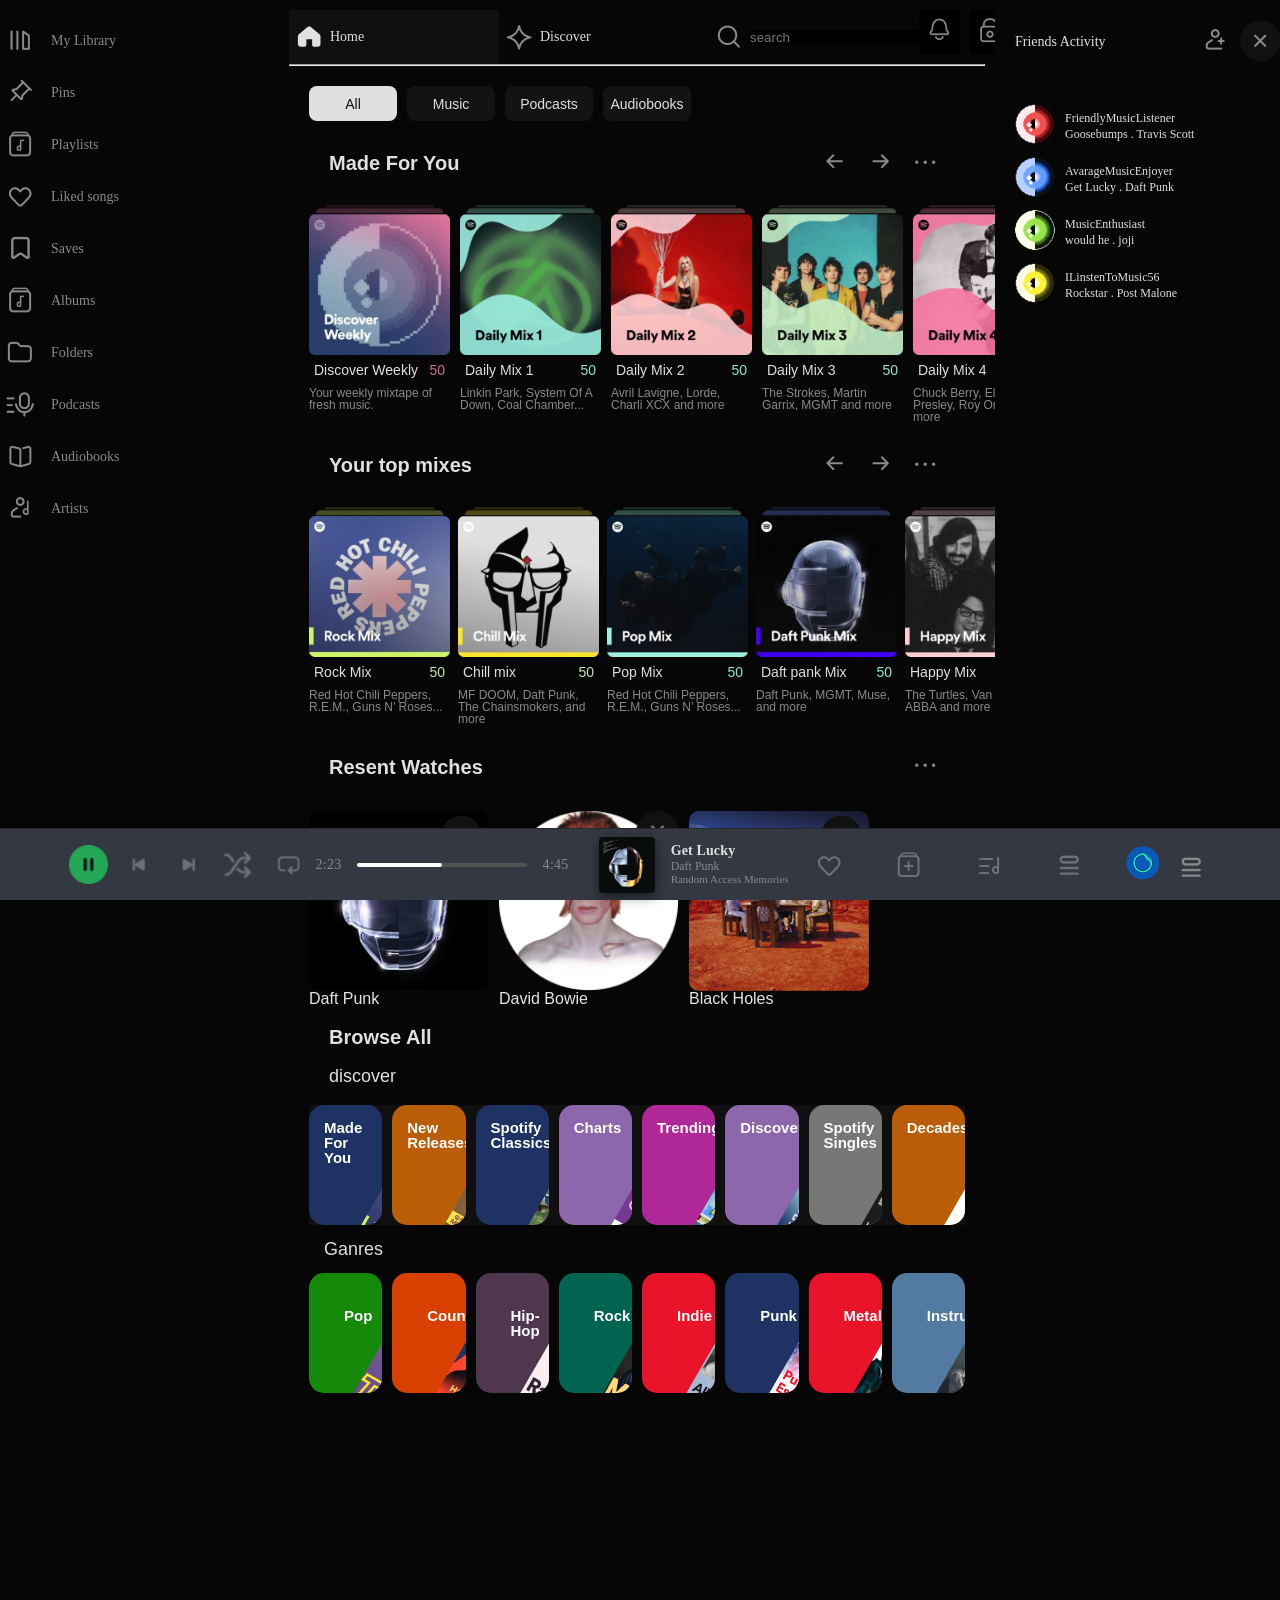
<file: friends.html>
<!DOCTYPE html>
<html lang="en">
<head>
    <meta charset="UTF-8">
    <meta name="viewport" content="width=device-width, initial-scale=1.0">
    <title>Spotify</title>
    <link rel="stylesheet" href="assets/css/reset.css">
    <link rel="stylesheet" href="assets/css/style.css">
</head>
<body>
    
    <section class="main_structure">
            <!-- aside section -->
        <aside class="side-nav">
            <!-- side navigation -->
            <nav class="aside_nav">
                <ul class="aside_nav_items">
                    <li class="main_pages">
                        <div class="each_page">
                            <img src="assets/images/aside/library.png" alt="library icon">
                            <a href="my_library.html">My Library</a>
                        </div>
                        <div class="each_page">
                            <img src="assets/images/aside/pin.png" alt="pin icon">
                            <a href="#">Pins</a>
                        </div>
                        <div class="each_page">
                            <img src="assets/images/aside/albums.png" alt="playlist icon">
                            <a href="#">Playlists</a>
                        </div>
                        <div class="each_page">
                            <img src="assets/images/aside/like.png" alt="like icon">
                            <a href="librarypg2.html">Liked songs</a>
                        </div>
                        <div class="each_page">
                            <img src="assets/images/aside/save.png" alt="save icon">
                            <a href="#">Saves</a>
                        </div>
                        <div class="each_page">
                            <img src="assets/images/aside/albums.png" alt="album icon">
                            <a href="album.html">Albums</a>
                        </div>
                        <div class="each_page">
                            <img src="assets/images/aside/folder.png" alt="folder icon">
                            <a href="#">Folders</a>
                        </div>
                        <div class="each_page">
                            <img src="assets/images/aside/podcast.png" alt="podcast icon">
                            <a href="podcast.html">Podcasts</a>
                        </div>
                        <div class="each_page">
                            <img src="assets/images/aside/audiobook.png" alt="audiobook icon">
                            <a href="#">Audiobooks</a>
                        </div>
                        <div class="each_page">
                            <img src="assets/images/aside/artist.png" alt="artist icon">
                            <a href="#">Artists</a>
                        </div>

                    </li>
                </ul>
            </nav>

        </aside>
        <!-- page header -->
        <section class="first_page">
                <!-- header -->
            <header class="header">
                <nav class="nav_section">
                    <!-- header's main navigation -->
                    <section class="main_section">
                        <div class="home">
                            <img class="header_btn" src="assets/images/header/home.png" alt="home logo">
                            <a href="index.html">Home</a>
                        </div>
                        <div class="discover">
                            <img class="header_btn" src="assets/images/header/discover.png" alt="discover logo">
                            <a href="discover.html">Discover</a>
                        </div>
                        <div class="search">
                            <img class="header_btn" src="assets/images/header/search.png" alt="discover logo">
                            <input type="text" placeholder="search">
                        </div>
                    </section>
                </nav>

                <!-- action buttons -->
                <section class="actions">
                    <button><img src="assets/images/header/notification.png" alt="notification icon"></button>
                    <button><img src="assets/images/header/lock.png" alt="lock icon"></button>
                    <button><img src="assets/images/friends/friend.png" alt="friend icon"></button>
                    <button><img src="assets/images/header/settings.png" alt="settings icon"></button>
                    <img class="profile" src="assets/images/header/profile.png" alt="profile picture">
                </section>

            </header>
            <hr>
            <!-- main -->
            <main class="main">
                <!-- filters -->
                <div class="filters">
                    <button class="full_btn">All</button>
                    <button>Music</button>
                    <button>Podcasts</button>
                    <button>Audiobooks</button> 
                </div>
                
                <!-- title and scroll options -->
                <section class="scroll">
                     <h2>Made For You</h2>
                     <div class="arrows">
                        <img src="assets/images/main/left.png" alt="left arrow">
                        <img src="assets/images/main/right.png" alt="right arrow">
                        <img src="assets/images/main/dots.png" alt="view more">
                     </div>
                </section>
               
                <!-- playlists, made for you -->
                <section class="made_for_you">
                    <div class="each_pl">
                        <div class="pl_photo">
                            <img src="assets/images/main/1.png" alt="discover weakly">
                        </div>
                        <div class="pl_info">
                            <div class="pl_name">
                                <p class="pl_title">Discover Weekly</p>
                                <p class="pl_num" id="pink">50</p>
                            </div>
                            <p>Your weekly mixtape of fresh music.</p>
                        </div>
                    </div>
                    <div class="each_pl">
                        <div class="pl_photo">
                            <img src="assets/images/main/2.png" alt="daily mix 1">
                        </div>
                        <div class="pl_info">
                            <div class="pl_name">
                                <p class="pl_title">Daily Mix 1</p>
                                <p class="pl_num" id="green">50</p>
                            </div>
                            <p>Linkin Park, System Of A Down, Coal Chamber...</p>
                        </div>
                    </div>
                    <div class="each_pl">
                        <div class="pl_photo">
                            <img src="assets/images/main/3.png" alt="daily mix 2">
                        </div>
                        <div class="pl_info">
                            <div class="pl_name">
                                <p class="pl_title">Daily Mix 2</p>
                                <p class="pl_num" id="green">50</p>
                            </div>
                            <p>Avril Lavigne, Lorde, Charli XCX and more</p>
                        </div>
                    </div>
                    <div class="each_pl">
                        <div class="pl_photo">
                            <img src="assets/images/main/4.png" alt="daily mix 3">
                        </div>
                        <div class="pl_info">
                            <div class="pl_name">
                                <p class="pl_title">Daily Mix 3</p>
                                <p class="pl_num" id="green">50</p>
                            </div>
                            <p>The Strokes, Martin Garrix, MGMT and more</p>
                        </div>
                    </div>

                    <div class="each_pl">
                         <div class="pl_photo">
                            <img src="assets/images/main/5.png" alt="daily mix 4">
                        </div>
                        <div class="pl_info">
                            <div class="pl_name">
                                <p class="pl_title">Daily Mix 4</p>
                                <p class="pl_num" id="pink">50</p>
                            </div>
                            <p>Chuck Berry, Elvis Presley, Roy Orbison and more</p>
                        </div>
                    </div>

                    <div class="each_pl">
                        <div class="pl_photo">
                            <img src="assets/images/main/6.png" alt="daily mix 6">
                        </div>
                        <div class="pl_info">
                            <div class="pl_name">
                                <p class="pl_title">Daily Mix 6</p>
                                <p class="pl_num" id="green">50</p>
                            </div>
                            <p>Frank Sinatra, Gerhard Trede, Dean Martin and more</p>
                        </div>
                    </div>
                       

                    <div class="each_pl">
                        <div class="pl_photo">
                            <img src="assets/images/main/7.png" alt="nirvana">
                        </div>
                        <div class="pl_info">
                            <div class="pl_name">
                                <p class="pl_title">Nirvana Radio</p>
                                <p class="pl_num" id="yellow">50</p>
                            </div>
                            <p>The Strokes, Martin Garrix, MGMT and more</p>
                        </div>
                    </div>

                    <div class="each_pl">
                        <div class="pl_photo">
                            <img src="assets/images/main/8.png" alt="fall out boys">
                        </div>
                        <div class="pl_info">
                            <div class="pl_name">
                                <p class="pl_title">Fall Out Boys</p>
                                <p class="pl_num" id="yellow">50</p>
                            </div>
                            <p>With Panic! At The Disco, The All-American Rejects,...</p>
                        </div>
                    </div>

                </section>
                <!-- second section -->
                <section class="scroll">
                     <h2>Your top mixes</h2>
                     <div class="arrows">
                        <img src="assets/images/main/left.png" alt="left arrow">
                        <img src="assets/images/main/right.png" alt="right arrow">
                        <img src="assets/images/main/dots.png" alt="view more">
                     </div>
                </section>
                <!-- your top mixes section -->
                <section class="your_top_mixes">
                    <div class="each_pl">
                        <div class="pl_photo">
                            <img src="assets/images/main/9.png" alt="rock mix">
                        </div>
                        <div class="pl_info">
                            <div class="pl_name">
                                <p class="pl_title">Rock Mix</p>
                                <p class="pl_num" id="yellow">50</p>
                            </div>
                            <p>Red Hot Chili Peppers, R.E.M., Guns N’ Roses...</p>
                        </div>
                    </div>
                    <div class="each_pl">
                        <div class="pl_photo">
                            <img src="assets/images/main/10.png" alt="chill mix">
                        </div>
                        <div class="pl_info">
                            <div class="pl_name">
                                <p class="pl_title">Chill mix</p>
                                <p class="pl_num" id="yellow">50</p>
                            </div>
                            <p>MF DOOM, Daft Punk, The Chainsmokers, and more</p>
                        </div>
                    </div>
                    <div class="each_pl">
                        <div class="pl_photo">
                            <img src="assets/images/main/11.png" alt="pop mix">
                        </div>
                        <div class="pl_info">
                            <div class="pl_name">
                                <p class="pl_title">Pop Mix</p>
                                <p class="pl_num" id="green">50</p>
                            </div>
                            <p>Red Hot Chili Peppers, R.E.M., Guns N’ Roses...</p>
                        </div>
                    </div>
                    <div class="each_pl">
                        <div class="pl_photo">
                            <img src="assets/images/main/12.png" alt="Daft pank Mix">
                        </div>
                        <div class="pl_info">
                            <div class="pl_name">
                                <p class="pl_title">Daft pank Mix</p>
                                <p class="pl_num" id="green">50</p>
                            </div>
                            <p>Daft Punk, MGMT, Muse, and more</p>
                        </div>
                    </div>

                    <div class="each_pl">
                         <div class="pl_photo">
                            <img src="assets/images/main/13.png" alt="Happy Mix">
                        </div>
                        <div class="pl_info">
                            <div class="pl_name">
                                <p class="pl_title">Happy Mix</p>
                                <p class="pl_num" id="pink">50</p>
                            </div>
                            <p>The Turtles, Van Morrison, ABBA and more</p>
                        </div>
                    </div>

                    <div class="each_pl">
                        <div class="pl_photo">
                            <img src="assets/images/main/14.png" alt="David Bowie Mix">
                        </div>
                        <div class="pl_info">
                            <div class="pl_name">
                                <p class="pl_title">David Bowie Mix</p>
                                <p class="pl_num" id="yellow">50</p>
                            </div>
                            <p>Soft Cell, The Who and The Clash</p>
                        </div>
                    </div>
                       

                    <div class="each_pl">
                        <div class="pl_photo">
                            <img src="assets/images/main/15.png" alt="Upbeat Mix">
                        </div>
                        <div class="pl_info">
                            <div class="pl_name">
                                <p class="pl_title">Upbeat Mix</p>
                                <p class="pl_num" id="green">50</p>
                            </div>
                            <p>Kylie Minogue, Charli XCX, Cage The Elephant and...</p>
                        </div>
                    </div>

                    <div class="each_pl">
                        <div class="pl_photo">
                            <img src="assets/images/main/16.png" alt="60's mix">
                        </div>
                        <div class="pl_info">
                            <div class="pl_name">
                                <p class="pl_title">60's mix</p>
                                <p class="pl_num" id="pink">50</p>
                            </div>
                            <p>Chuck Berry, Skeeter David, Van Morrison and...</p>
                        </div>
                    </div>

                </section>
                <!-- recent watches -->
                <section class="recent">
                     <h2>Resent Watches</h2>
                     <div class="arrows">
                        <img src="assets/images/main/dots.png" alt="view more">
                     </div>
                </section>
                <!-- recent searches -->
                <section class="searches">
                    <div class="each_search">
                        <img class="artist" src="assets/images/main/punk.png" alt="daft punk">
                        <img class="close" src="assets/images/main/X.png" alt="x">
                        <p>Daft Punk</p>
                    </div>
                    <div class="each_search">
                        <img class="artist" src="assets/images/main/bowie.png" alt="David Bowie">
                        <p>David Bowie</p>
                    </div>
                    <div class="each_search">
                        <img class="artist" src="assets/images/main/black_holes.png" alt="black holes">
                        <img class="close" src="assets/images/main/X.png" alt="x">
                        <p>Black Holes</p>
                    </div>

                </section>

                <!-- browse all -->
                <section class="browse">
                     <h2>Browse All</h2>
                     <p>discover</p>
                </section>
                <!-- albums sort by popularity -->
                <section class="discover_ls" id="discover">
                    <div class="each_discover_box" id="madeforu" >
                        <p class="discover_title">Made For You</p>
                        <img src="assets/images/main/madeforyou.png" alt="made for u">
                    </div>
                    <div class="each_discover_box" id="releases" >
                        <p class="discover_title">New Releases</p>
                        <img src="assets/images/main/releases.png" alt="new releases">
                    </div>
                    <div class="each_discover_box" id="classics" >
                        <p class="discover_title">Spotify Classics</p>
                        <img src="assets/images/main/classics.png" alt="classics">
                    </div>
                    <div class="each_discover_box" id="charts" >
                        <p class="discover_title">Charts</p>
                        <img src="assets/images/main/charts.png" alt="charts">
                    </div>
                    <div class="each_discover_box" id="trending" >
                        <p class="discover_title">Trending</p>
                        <img src="assets/images/main/trending.png" alt="trending">
                    </div>
                    <div class="each_discover_box" id="discover" >
                        <p class="discover_title">Discover</p>
                        <img src="assets/images/main/discover.png" alt="discover">
                    </div>
                    <div class="each_discover_box" id="singles" >
                        <p class="discover_title">Spotify Singles</p>
                        <img src="assets/images/main/singles.png" alt="singles">
                    </div>
                    <div class="each_discover_box" id="decades" >
                        <p class="discover_title">Decades</p>
                        <img src="assets/images/main/decades.png" alt="decades">
                    </div>
                </section>
                <!-- albums sort by ganres -->
                <div class="ganres_title">
                    <p>Ganres</p>
                </div>
                <section class="ganres">
                    <div class="each_ganres_box" id="pop" >
                        <p class="ganres_title">Pop</p>
                        <img src="assets/images/main/pop.png" alt="pop">
                    </div>
                    <div class="each_ganres_box" id="country" >
                        <p class="ganres_title">Country</p>
                        <img src="assets/images/main/country.png" alt="country">
                    </div>
                    <div class="each_ganres_box" id="hip-hop" >
                        <p class="ganres_title">Hip-Hop</p>
                        <img src="assets/images/main/hip-hop.png" alt="hip-hop">
                    </div>
                    <div class="each_ganres_box" id="rock" >
                        <p class="ganres_title">Rock</p>
                        <img src="assets/images/main/rock.png" alt="Rock">
                    </div>
                    <div class="each_ganres_box" id="indie" >
                        <p class="ganres_title">Indie</p>
                        <img src="assets/images/main/indie.png" alt="indie">
                    </div>
                    <div class="each_ganres_box" id="punk" >
                        <p class="ganres_title">Punk</p>
                        <img src="assets/images/main/punk2.png" alt="punk">
                    </div>
                    <div class="each_ganres_box" id="metal" >
                        <p class="ganres_title">Metal</p>
                        <img src="assets/images/main/metal.png" alt="metal">
                    </div>
                    <div class="each_ganres_box" id="instrumental" >
                        <p class="ganres_title">Instrumental</p>
                        <img src="assets/images/main/instrumental.png" alt="instrumental">
                    </div>
                </section>
            </main>
            <footer class="player">
            <!-- controls -->
            <section class="player-controle">
                <div class="controls">
                    <img src="assets/images/footer/pause.png" alt="pause">
                    <img src="assets/images/footer/left.png" alt="left">
                    <img src="assets/images/footer/right.png" alt="right">
                    <img src="assets/images/footer/switch.png" alt="switch">
                    <img src="assets/images/footer/reply.png" alt=reply>
                </div>
                <div class="progress-section">
                    <span>2:23</span>

                    <div class="progress-bar">
                        <div class="progress"></div>
                    </div>

                    <span>4:45</span>
                </div>
            </section>
            <section class="music_and_buttons">
                <!-- Track info -->
                <section class="music">
                    <div class="music_info">
                        <img src="assets/images/footer/song.png" alt="album cover">
                        <div class="track-info">
                            <p class="track-title">Get Lucky</p>
                            <p class="artist">Daft Punk</p>
                            <p class="band">Random Access Memories</p>
                        </div>
                    </div>
                    
                    <div class="track-actions">
                        <img src="assets/images/footer/like.png" alt="like">
                        <img src="assets/images/footer/add.png" alt="add">
                        <img src="assets/images/footer/lyrics.png" alt="playlist">
                        <img src="assets/images/footer/queue.png" alt="queue">
                    </div>
                </section>


                <!-- actions -->
                <section class="player-right">

                    <img src="assets/images/footer/DJ.png" alt="dj">
                    <img src="assets/images/footer/pc-queue.png" alt="pc-queue">

                </section>
                             
            </section>

            </footer>
        </section>


        <aside class="friend_list">
        <section class="aside_title">
            <p>Friends Activity</p>
            <div class="btns">
                <img src="assets/images/friends/add.png" alt="add friend">
                <img src="assets/images/main/X.png" alt="close">
            </div>
        </section>
        <section class="friend_list">
            <div class="each_friend">
                <div class="friend_img">
                    <img src="assets/images/friends/first.png" alt="friend">
                </div>
                <div class="friend_info">
                    <p>FriendlyMusicListener</p>
                    <p><i>Goosebumps</i> . Travis Scott </p>
                </div>
            </div>
            <div class="each_friend">
                <div class="friend_img">
                    <img src="assets/images/friends/second.png" alt="friend">
                </div>
                <div class="friend_info">
                    <p>AvarageMusicEnjoyer</p>
                    <p><i>Get Lucky</i> . Daft Punk</p>
                </div>
            </div>
            <div class="each_friend">
                <div class="friend_img">
                    <img src="assets/images/friends/green.png" alt="friend">
                </div>
                <div class="friend_info">
                    <p>MusicEnthusiast</p>
                    <p><i>would he</i> . joji </p>
                </div>
            </div>
            <div class="each_friend">
                <div class="friend_img">
                    <img src="assets/images/friends/fourth.png" alt="friend">
                </div>
                <div class="friend_info">
                    <p>ILinstenToMusic56</p>
                    <p><i>Rockstar</i> . Post Malone </p>
                </div>
            </div>
        </section>

    </aside>

    </section>

    
    
</body>
</html>
</file>
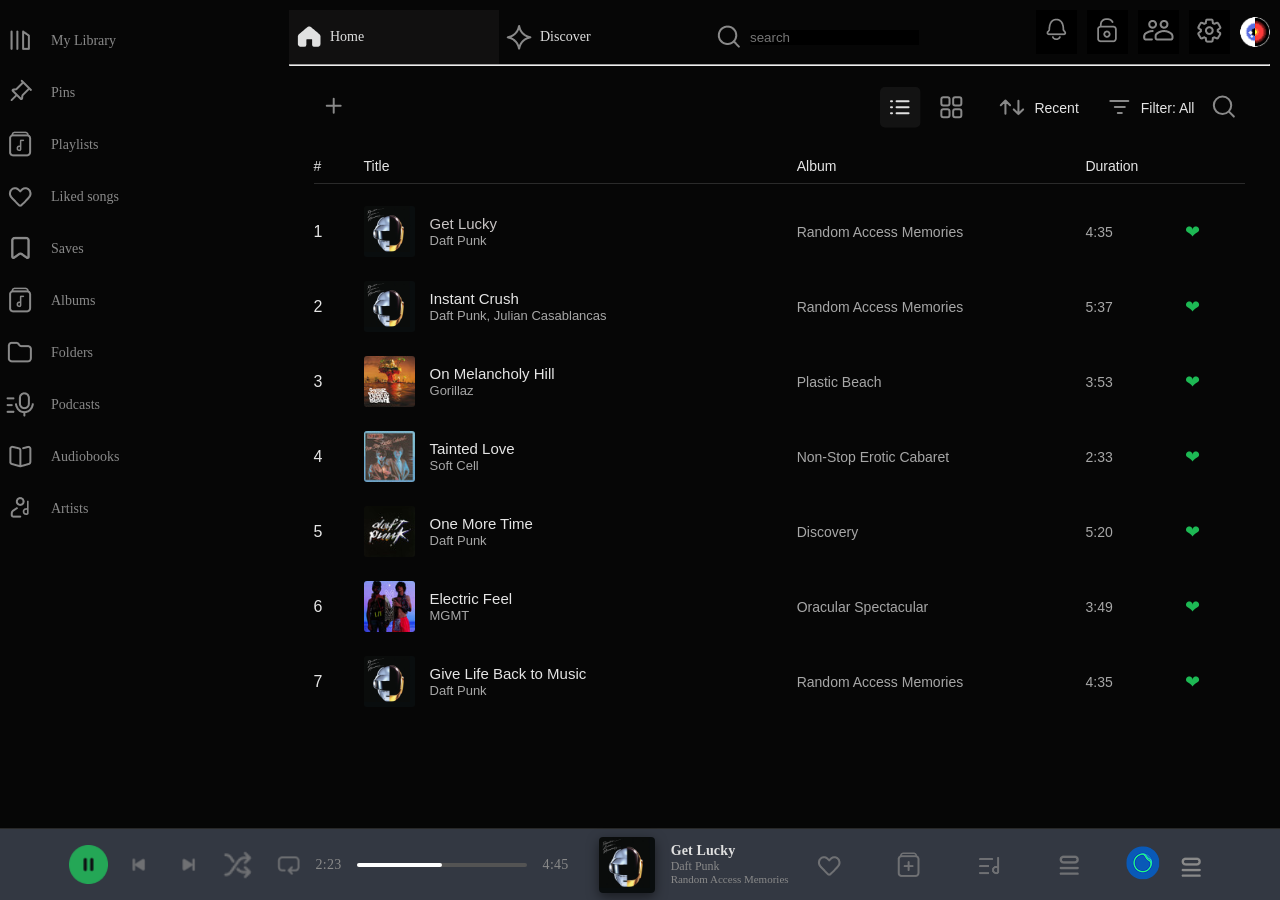
<file: librarypg2.html>
<!doctype html>
<html lang="en">
  <head>
    <meta charset="UTF-8" />
    <meta name="viewport" content="width=device-width, initial-scale=1.0" />
    <title>Spotify</title>
    <link rel="stylesheet" href="assets/css/reset.css" />
    <link rel="stylesheet" href="assets/css/style.css" />
  </head>
  <body>
    <section class="main_structure">
      <!-- aside section -->

      <aside class="side-nav">
        <!-- side navigation -->

        <nav class="aside_nav">
          <ul class="aside_nav_items">
            <li class="main_pages">
              <div class="each_page">
                <img src="assets/images/aside/library.png" alt="library icon" />
                <a href="my_library.html">My Library</a>
              </div>
              <div class="each_page">
                <img src="assets/images/aside/pin.png" alt="pin icon" />
                <a href="#">Pins</a>
              </div>
              <div class="each_page">
                <img src="assets/images/aside/albums.png" alt="playlist icon" />
                <a href="#">Playlists</a>
              </div>
              <div class="each_page">
                <img src="assets/images/aside/like.png" alt="like icon" />
                <a href="song.html">Liked songs</a>
              </div>
              <div class="each_page">
                <img src="assets/images/aside/save.png" alt="save icon" />
                <a href="#">Saves</a>
              </div>
              <div class="each_page">
                <img src="assets/images/aside/albums.png" alt="album icon" />
                <a href="#">Albums</a>
              </div>
              <div class="each_page">
                <img src="assets/images/aside/folder.png" alt="folder icon" />
                <a href="#">Folders</a>
              </div>
              <div class="each_page">
                <img src="assets/images/aside/podcast.png" alt="podcast icon" />
                <a href="podcast.html">Podcasts</a>
              </div>
              <div class="each_page">
                <img
                  src="assets/images/aside/audiobook.png"
                  alt="audiobook icon"
                />
                <a href="#">Audiobooks</a>
              </div>
              <div class="each_page">
                <img src="assets/images/aside/artist.png" alt="artist icon" />
                <a href="#">Artists</a>
              </div>
            </li>
          </ul>
        </nav>
      </aside>
      <!-- page header -->

      <section class="first_page">
        <!-- header -->
        <header class="header">
          <nav class="nav_section">
            <!-- header's main navigation -->
            <section class="main_section">
              <div class="home">
                <img
                  class="header_btn"
                  src="assets/images/header/home.png"
                  alt="home logo"
                />
                <a href="index.html">Home</a>
              </div>
              <div class="discover">
                <img
                  class="header_btn"
                  src="assets/images/header/discover.png"
                  alt="discover logo"
                />
                <a href="discover.html">Discover</a>
              </div>
              <div class="search">
                <img
                  class="header_btn"
                  src="assets/images/header/search.png"
                  alt="search"
                />
                <input type="text" placeholder="search" />
              </div>
            </section>
          </nav>

          <!-- action buttons -->
          <section class="actions">
            <button>
              <img
                src="assets/images/header/notification.png"
                alt="notification icon"
              />
            </button>
            <button>
              <img src="assets/images/header/lock.png" alt="lock icon" />
            </button>
            <button>
              <a href="friends.html"
                ><img src="assets/images/header/friends.png" alt="friend icon"
              /></a>
            </button>
            <button>
              <img
                src="assets/images/header/settings.png"
                alt="settings icon"
              />
            </button>
            <img
              class="profile"
              src="assets/images/header/profile.png"
              alt="profile picture"
            />
          </section>
        </header>
        <hr />

        <!-- MAIN CONTENT -->
        <main class="wrapper">
          <!-- TOP BAR -->
          <section class="topbar">
            <div class="left">
              <img
                class="plus"
                src="assets/images/Librarypg2/icon plus.svg"
                alt="Add"
              />
            </div>

            <section class="right">
              <img src="assets/images/Librarypg2/icon menu.svg" alt="#" />
              <img src="assets/images/Librarypg2/icon formats.svg" alt="#" />

              <div class="right-text">
                <img src="assets/images/Librarypg2/icon arrows.svg" alt="#" />
                <p>Recent</p>
              </div>
              <div class="right-text">
                <img src="assets/images/Librarypg2/icon filter.svg" alt="#" />
                <p>Filter: All</p>
              </div>
              <img src="assets/images/Librarypg2/icon search.svg" alt="#" />
            </section>
          </section>

          <!-- TABLE HEADER -->
          <section class="table-head">
            <h3>#</h3>
            <h3>Title</h3>
            <h3>Album</h3>
            <h3>Duration</h3>
            <h3></h3>
          </section>

          <!-- SONG LIST -->
          <section class="songs">
            <section class="row">
              <div class="num">1</div>

              <div class="title">
                <img
                  src="assets/images/Librarypg2/img helment.svg"
                  alt="Get Lucky"
                />
                <div>
                  <a href="song.html"><div class="song-name">Get Lucky</div></a>
                  <div class="artist">Daft Punk</div>
                </div>
              </div>

              <div class="album">Random Access Memories</div>
              <div class="duration">4:35</div>
              <div class="heart">❤</div>
            </section>

            <section class="row">
              <div class="num">2</div>

              <div class="title">
                <img
                  src="assets/images/Librarypg2/img helment.svg"
                  alt="Get Lucky"
                />
                <div>
                  <div class="song-name">Instant Crush</div>
                  <div class="artist">Daft Punk, Julian Casablancas</div>
                </div>
              </div>

              <div class="album">Random Access Memories</div>
              <div class="duration">5:37</div>
              <div class="heart">❤</div>
            </section>

            <section class="row">
              <div class="num">3</div>

              <div class="title">
                <img
                  src="assets/images/Librarypg2/img gorillaz.svg"
                  alt="Get Lucky"
                />
                <div>
                  <div class="song-name">On Melancholy Hill</div>
                  <div class="artist">Gorillaz</div>
                </div>
              </div>

              <div class="album">Plastic Beach</div>
              <div class="duration">3:53</div>
              <div class="heart">❤</div>
            </section>

            <section class="row">
              <div class="num">4</div>

              <div class="title">
                <img
                  src="assets/images/Librarypg2/img soft call.svg"
                  alt="Get Lucky"
                />
                <div>
                  <div class="song-name">Tainted Love</div>
                  <div class="artist">Soft Cell</div>
                </div>
              </div>

              <div class="album">Non-Stop Erotic Cabaret</div>
              <div class="duration">2:33</div>
              <div class="heart">❤</div>
            </section>

            <section class="row">
              <div class="num">5</div>

              <div class="title">
                <img
                  src="assets/images/Librarypg2/img daft punk.svg"
                  alt="Get Lucky"
                />
                <div>
                  <div class="song-name">One More Time</div>
                  <div class="artist">Daft Punk</div>
                </div>
              </div>

              <div class="album">Discovery</div>
              <div class="duration">5:20</div>
              <div class="heart">❤</div>
            </section>

            <section class="row">
              <div class="num">6</div>

              <div class="title">
                <img
                  src="assets/images/Librarypg2/img mgmt.svg"
                  alt="Get Lucky"
                />
                <div>
                  <div class="song-name">Electric Feel</div>
                  <div class="artist">MGMT</div>
                </div>
              </div>

              <div class="album">Oracular Spectacular</div>
              <div class="duration">3:49</div>
              <div class="heart">❤</div>
            </section>

            <section class="row">
              <div class="num">7</div>

              <div class="title">
                <img
                  src="assets/images/Librarypg2/img helment.svg"
                  alt="Get Lucky"
                />
                <div>
                  <div class="song-name">Give Life Back to Music</div>
                  <div class="artist">Daft Punk</div>
                </div>
              </div>

              <div class="album">Random Access Memories</div>
              <div class="duration">4:35</div>
              <div class="heart">❤</div>
            </section>
          </section>
        </main>

        <footer class="player">
          <!-- controls -->
          <section class="player-controle">
            <div class="controls">
              <img src="assets/images/footer/pause.png" alt="pause" />
              <img src="assets/images/footer/left.png" alt="left" />
              <img src="assets/images/footer/right.png" alt="right" />
              <img src="assets/images/footer/switch.png" alt="switch" />
              <img src="assets/images/footer/reply.png" alt="reply" />
            </div>
            <div class="progress-section">
              <span>2:23</span>

              <div class="progress-bar">
                <div class="progress"></div>
              </div>

              <span>4:45</span>
            </div>
          </section>
          <section class="music_and_buttons">
            <!-- Track info -->
            <section class="music">
              <div class="music_info">
                <img src="assets/images/footer/song.png" alt="album cover" />
                <div class="track-info">
                  <p class="track-title">Get Lucky</p>
                  <p class="artist">Daft Punk</p>
                  <p class="band">Random Access Memories</p>
                </div>
              </div>

              <div class="track-actions">
                <img src="assets/images/footer/like.png" alt="like" />
                <img src="assets/images/footer/add.png" alt="add" />
                <img src="assets/images/footer/lyrics.png" alt="playlist" />
                <img src="assets/images/footer/queue.png" alt="queue" />
              </div>
            </section>

            <!-- actions -->
            <section class="player-right">
              <img src="assets/images/footer/DJ.png" alt="dj" />
              <img src="assets/images/footer/pc-queue.png" alt="pc-queue" />
            </section>
            <section class="mobile_icon">
              <img src="assets/images/footer/mob2.png" alt="add" />
              <img src="assets/images/footer/mob1.png" alt="like" />
            </section>

            <section class="footer_nav">
              <a><img src="assets/images/footer/home.png" alt="home" /></a>
              <a href="#discover"
                ><img src="assets/images/footer/discover.png" alt="discover"
              /></a>
              <a><img src="assets/images/footer/search.png" alt="search" /></a>
              <a href="mobile_library.html"
                ><img src="assets/images/footer/library.png" alt="library"
              /></a>
              <a><img src="assets/images/footer/me.png" alt="me" /></a>
            </section>
          </section>
        </footer>
      </section>
    </section>
  </body>
</html>
</file>
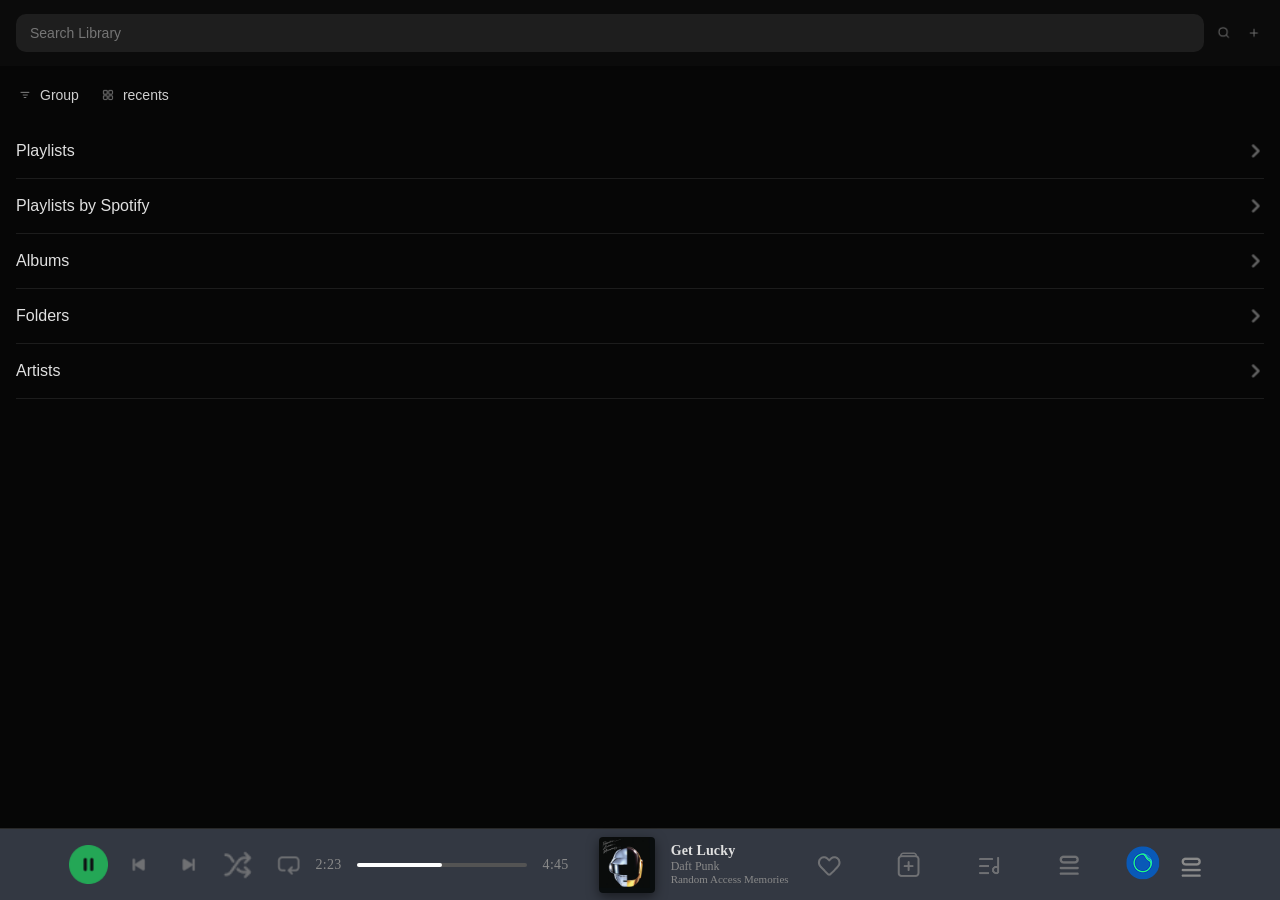
<file: mobile_library.html>
<!DOCTYPE html>
<html lang="en">
<head>
    <meta charset="UTF-8">
    <meta name="viewport" content="width=device-width, initial-scale=1.0">
    <title>Spotify</title>
    <link rel="stylesheet" href="assets/css/reset.css">
    <link rel="stylesheet" href="assets/css/style.css">
</head>
<body>
    <!-- mobile version library's header -->
    <header class="library_mob_header">
        <input type="text" placeholder="Search Library">
        <a><img src="assets/images/header/search.png" alt="search"></a>
        <a><img src="assets/images/library/plus.png"></a>
    </header>

    <main class="library_mob_main">
        <section class="filter">
            <div class="menu">
                <img src="assets/images/library/menu.png" alt="menu">
                <p>Group</p>
            </div>
            <div class="menu">
                <img src="assets/images/library/recents.png" alt="recents">
                <p>recents</p>
            </div>
        </section>
        <section class="library_list">
            <div class="library_item">
            <p>Playlists</p>
            <img src="assets/images/library/arrow.png">
            </div>
            <div class="library_item">
            <p>Playlists by Spotify</p>
            <img src="assets/images/library/arrow.png">
            </div>
            <div class="library_item">
            <p>Albums</p>
            <img src="assets/images/library/arrow.png">
            </div>
            <div class="library_item">
            <p>Folders</p>
            <img src="assets/images/library/arrow.png">
            </div>
            <div class="library_item">
            <p>Artists</p>
            <img src="assets/images/library/arrow.png">
            </div>

            </section>
    </main>

    <footer class="player">
        <!-- controls -->
            <section class="player-controle">
                <div class="controls">
                    <img src="assets/images/footer/pause.png" alt="pause">
                    <img src="assets/images/footer/left.png" alt="left">
                    <img src="assets/images/footer/right.png" alt="right">
                    <img src="assets/images/footer/switch.png" alt="switch">
                    <img src="assets/images/footer/reply.png" alt=reply>
                </div>
                <div class="progress-section">
                    <span>2:23</span>

                    <div class="progress-bar">
                        <div class="progress"></div>
                    </div>

                    <span>4:45</span>
                </div>
            </section>
            <section class="music_and_buttons">
                <!-- Track info -->
                <section class="music">
                    <div class="music_info">
                        <img src="assets/images/footer/song.png" alt="album cover">
                        <div class="track-info">
                            <p class="track-title">Get Lucky</p>
                            <p class="artist">Daft Punk</p>
                            <p class="band">Random Access Memories</p>
                        </div>
                    </div>
                    
                    <div class="track-actions">
                        <img src="assets/images/footer/like.png" alt="like">
                        <img src="assets/images/footer/add.png" alt="add">
                        <img src="assets/images/footer/lyrics.png" alt="playlist">
                        <img src="assets/images/footer/queue.png" alt="queue">
                    </div>
                </section>


                <!-- actions -->
                <section class="player-right">

                    <img src="assets/images/footer/DJ.png" alt="dj">
                    <img src="assets/images/footer/pc-queue.png" alt="pc-queue">

                </section>
                <section class="mobile_icon">
                    <img src="assets/images/footer/mob2.png" alt="add">
                    <img src="assets/images/footer/mob1.png" alt="like">
                </section>

                <section class="footer_nav">
                    <a href="index.html"><img src="assets/images/footer/home.png" alt="home"></a>
                    <a href="#discover"><img src="assets/images/footer/discover.png" alt="discover"></a>
                    <a><img src="assets/images/footer/search.png" alt="search"></a>
                    <a href="mobile_library.html"><img src="assets/images/footer/library.png" alt="library"></a>
                    <a><img src="assets/images/footer/me.png" alt="me"></a>
                    
                </section>
            </section>

            </footer>  
</body>
</html>
</file>
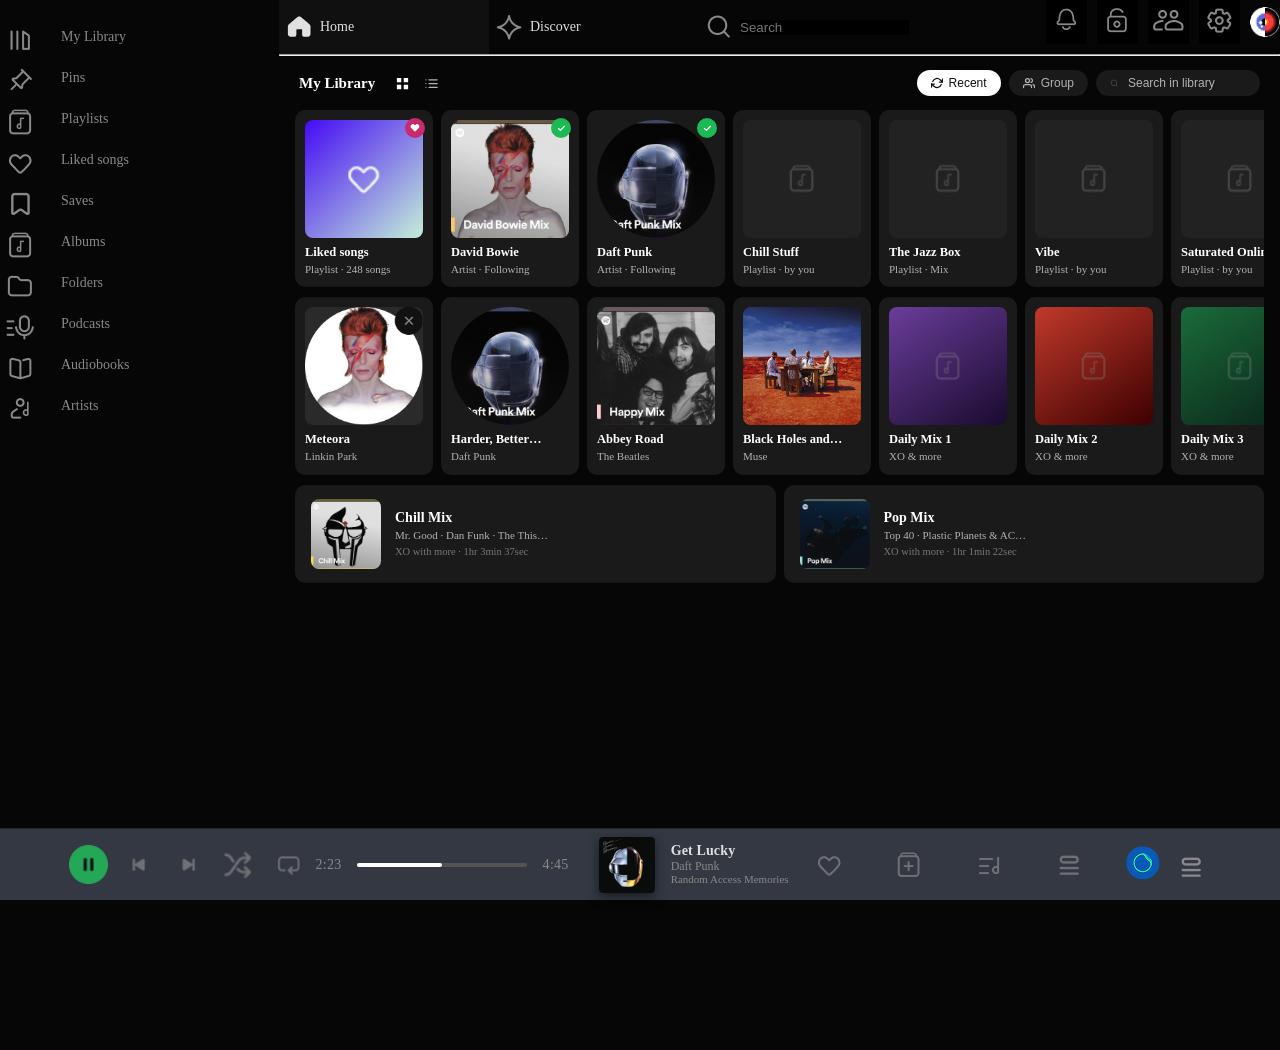
<file: my_library.html>
<!DOCTYPE html>
<html lang="en">
<head>
    <meta charset="UTF-8">
    <meta name="viewport" content="width=device-width, initial-scale=1.0">
    <title>Spotify – My Library</title>
    <link rel="stylesheet" href="assets/css/reset.css">
    <link rel="stylesheet" href="assets/css/style.css">
    <link rel="stylesheet" href="assets/css/library.css">
</head>
<body>

<section class="main_structure">

    <!-- ASIDE -->
    <aside class="side-nav">
        <nav class="aside_nav">
            <ul class="aside_nav_items">
                <li class="each_page active_page">
                    <img src="assets/images/aside/library.png" alt="library icon">
                    <a href="#">My Library</a>
                </li>
                <li class="each_page">
                    <img src="assets/images/aside/pin.png" alt="pin icon">
                    <a href="#">Pins</a>
                </li>
                <li class="each_page">
                    <img src="assets/images/aside/albums.png" alt="playlist icon">
                    <a href="">Playlists</a>
                </li>
                <li class="each_page">
                    <img src="assets/images/aside/like.png" alt="like icon">
                    <a href="librarypg2.html">Liked songs</a>
                </li>
                <li class="each_page">
                    <img src="assets/images/aside/save.png" alt="save icon">
                    <a href="#">Saves</a>
                </li>
                <li class="each_page">
                    <img src="assets/images/aside/albums.png" alt="album icon">
                    <a href="#">Albums</a>
                </li>
                <li class="each_page">
                    <img src="assets/images/aside/folder.png" alt="folder icon">
                    <a href="#">Folders</a>
                </li>
                <li class="each_page">
                    <img src="assets/images/aside/podcast.png" alt="podcast icon">
                    <a href="podcast.html">Podcasts</a>
                </li>
                <li class="each_page">
                    <img src="assets/images/aside/audiobook.png" alt="audiobook icon">
                    <a href="#">Audiobooks</a>
                </li>
                <li class="each_page">
                    <img src="assets/images/aside/artist.png" alt="artist icon">
                    <a href="#">Artists</a>
                </li>
            </ul>
        </nav>
    </aside>

    <!-- MAIN PAGE -->
    <section class="first_page">

        <!-- HEADER -->
        <header class="header">
            <nav class="nav_section">
                <section class="main_section">
                    <div class="home">
                        <img class="header_btn" src="assets/images/header/home.png" alt="home logo">
                        <a href="index.html">Home</a>
                    </div>
                    <div class="discover">
                        <img class="header_btn" src="assets/images/header/discover.png" alt="discover logo">
                        <a href="discover.html">Discover</a>
                    </div>
                    <div class="search">
                        <img class="header_btn" src="assets/images/header/search.png" alt="search icon">
                        <input type="text" placeholder="Search">
                    </div>
                </section>
            </nav>
            <section class="actions">
                <button><img src="assets/images/header/notification.png" alt="notification icon"></button>
                <button><img src="assets/images/header/lock.png" alt="lock icon"></button>
                <button>
                    <a href="friends.html">
                        <img src="assets/images/header/friends.png" alt="friend icon">
                    </a>
                </button>
                <button><img src="assets/images/header/settings.png" alt="settings icon"></button>
                <img class="profile" src="assets/images/header/profile.png" alt="profile picture">
            </section>
        </header>

        <hr>

        <!-- LIBRARY PAGE CONTENT -->
        <div class="library_page">

            <!-- TOOLBAR -->
            <div class="library_toolbar">
                <div class="toolbar_left">
                    <h2 class="library_heading">My Library</h2>
                    <div class="view_toggles">
                        <button class="view_btn view_btn--active">
                            <svg width="15" height="15" viewBox="0 0 24 24" fill="currentColor">
                                <path d="M3 3h7v7H3V3zm0 11h7v7H3v-7zm11-11h7v7h-7V3zm0 11h7v7h-7v-7z"/>
                            </svg>
                        </button>
                        <button class="view_btn">
                            <svg width="15" height="15" viewBox="0 0 24 24" fill="none" stroke="currentColor" stroke-width="2" stroke-linecap="round" stroke-linejoin="round">
                                <line x1="8" y1="6" x2="21" y2="6"/>
                                <line x1="8" y1="12" x2="21" y2="12"/>
                                <line x1="8" y1="18" x2="21" y2="18"/>
                                <line x1="3" y1="6" x2="3.01" y2="6"/>
                                <line x1="3" y1="12" x2="3.01" y2="12"/>
                                <line x1="3" y1="18" x2="3.01" y2="18"/>
                            </svg>
                        </button>
                    </div>
                </div>
                <div class="toolbar_right">
                    <button class="filter_btn filter_btn--active">
                        <svg width="12" height="12" viewBox="0 0 24 24" fill="none" stroke="currentColor" stroke-width="2.5" stroke-linecap="round" stroke-linejoin="round">
                            <polyline points="23 4 23 10 17 10"/><polyline points="1 20 1 14 7 14"/>
                            <path d="M3.51 9a9 9 0 0 1 14.85-3.36L23 10M1 14l4.64 4.36A9 9 0 0 0 20.49 15"/>
                        </svg>
                        Recent
                    </button>
                    <button class="filter_btn">
                        <svg width="12" height="12" viewBox="0 0 24 24" fill="none" stroke="currentColor" stroke-width="2.5" stroke-linecap="round" stroke-linejoin="round">
                            <path d="M17 21v-2a4 4 0 0 0-4-4H5a4 4 0 0 0-4 4v2"/>
                            <circle cx="9" cy="7" r="4"/>
                            <path d="M23 21v-2a4 4 0 0 0-3-3.87"/><path d="M16 3.13a4 4 0 0 1 0 7.75"/>
                        </svg>
                        Group
                    </button>
                    <div class="lib_search">
                        <img src="assets/images/header/search.png" alt="search">
                        <input type="text" placeholder="Search in library">
                    </div>
                </div>
            </div>

            <!-- CARD GRID -->
            <div class="library_grid">

                <!-- ROW 1 -->
                <div class="lib_row">

                    <!-- Liked Songs -->
                    <div class="lib_card">
                        <div class="lib_thumb lib_thumb--liked">
                            <img src="assets/images/aside/like.png" alt="liked songs">
                        </div>
                        <div class="lib_badge lib_badge--pink">
                            <svg width="10" height="10" viewBox="0 0 24 24" fill="white"><path d="M20.84 4.61a5.5 5.5 0 0 0-7.78 0L12 5.67l-1.06-1.06a5.5 5.5 0 0 0-7.78 7.78l1.06 1.06L12 21.23l7.78-7.78 1.06-1.06a5.5 5.5 0 0 0 0-7.78z"/></svg>
                        </div>
                        <p class="lib_title">Liked songs</p>
                        <p class="lib_sub">Playlist · 248 songs</p>
                    </div>

                    <!-- David Bowie -->
                    <div class="lib_card">
                        <div class="lib_thumb has_cover">
                            <img src="assets/images/main/14.png" alt="David Bowie">
                        </div>
                        <div class="lib_badge lib_badge--green">
                            <svg width="9" height="9" viewBox="0 0 24 24" fill="none" stroke="white" stroke-width="3" stroke-linecap="round" stroke-linejoin="round"><polyline points="20 6 9 17 4 12"/></svg>
                        </div>
                        <p class="lib_title">David Bowie</p>
                        <p class="lib_sub">Artist · Following</p>
                    </div>

                    <!-- Daft Punk -->
                    <div class="lib_card">
                        <div class="lib_thumb lib_thumb--round has_cover">
                            <img src="assets/images/main/12.png" alt="Daft Punk">
                        </div>
                        <div class="lib_badge lib_badge--green">
                            <svg width="9" height="9" viewBox="0 0 24 24" fill="none" stroke="white" stroke-width="3" stroke-linecap="round" stroke-linejoin="round"><polyline points="20 6 9 17 4 12"/></svg>
                        </div>
                        <p class="lib_title">Daft Punk</p>
                        <p class="lib_sub">Artist · Following</p>
                    </div>

                    <!-- Chill Stuff -->
                    <div class="lib_card">
                        <div class="lib_thumb lib_thumb--dark">
                            <img src="assets/images/aside/albums.png" alt="Chill Stuff">
                        </div>
                        <p class="lib_title">Chill Stuff</p>
                        <p class="lib_sub">Playlist · by you</p>
                    </div>

                    <!-- The Jazz Box -->
                    <div class="lib_card">
                        <div class="lib_thumb lib_thumb--dark">
                            <img src="assets/images/aside/albums.png" alt="The Jazz Box">
                        </div>
                        <p class="lib_title">The Jazz Box</p>
                        <p class="lib_sub">Playlist · Mix</p>
                    </div>

                    <!-- Vibe -->
                    <div class="lib_card">
                        <div class="lib_thumb lib_thumb--dark">
                            <img src="assets/images/aside/albums.png" alt="Vibe">
                        </div>
                        <p class="lib_title">Vibe</p>
                        <p class="lib_sub">Playlist · by you</p>
                    </div>

                    <!-- Saturated Online -->
                    <div class="lib_card">
                        <div class="lib_thumb lib_thumb--dark">
                            <img src="assets/images/aside/albums.png" alt="Saturated Online">
                        </div>
                        <p class="lib_title">Saturated Online…</p>
                        <p class="lib_sub">Playlist · by you</p>
                    </div>

                    <!-- For Bands -->
                    <div class="lib_card">
                        <div class="lib_thumb lib_thumb--dark">
                            <img src="assets/images/aside/folder.png" alt="For bands">
                        </div>
                        <p class="lib_title">For bands</p>
                        <p class="lib_sub">Folder · by you</p>
                    </div>

                </div>
                <!-- end row 1 -->

                <!-- ROW 2 -->
                <div class="lib_row">

                    <!-- Meteora -->
                    <div class="lib_card">
                        <div class="lib_thumb has_cover">
                            <img src="assets/images/main/bowie.png" alt="Meteora">
                        </div>
                        <p class="lib_title">Meteora</p>
                        <p class="lib_sub">Linkin Park</p>
                    </div>

                    <!-- Harder Better (Daft Punk round) -->
                    <div class="lib_card">
                        <div class="lib_thumb lib_thumb--round has_cover">
                            <img src="assets/images/main/12.png" alt="Harder Better">
                        </div>
                        <p class="lib_title">Harder, Better…</p>
                        <p class="lib_sub">Daft Punk</p>
                    </div>

                    <!-- Abbey Road -->
                    <div class="lib_card">
                        <div class="lib_thumb has_cover">
                            <img src="assets/images/main/13.png" alt="Abbey Road">
                        </div>
                        <p class="lib_title">Abbey Road</p>
                        <p class="lib_sub">The Beatles</p>
                    </div>

                    <!-- Black Holes -->
                    <div class="lib_card">
                        <div class="lib_thumb has_cover">
                            <img src="assets/images/main/black_holes.png" alt="Black Holes">
                        </div>
                        <p class="lib_title">Black Holes and…</p>
                        <p class="lib_sub">Muse</p>
                    </div>

                    <!-- Daily Mix 1 -->
                    <div class="lib_card">
                        <div class="lib_thumb lib_thumb--mix1">
                            <img src="assets/images/aside/albums.png" alt="Daily Mix 1">
                        </div>
                        <p class="lib_title">Daily Mix 1</p>
                        <p class="lib_sub">XO &amp; more</p>
                    </div>

                    <!-- Daily Mix 2 -->
                    <div class="lib_card">
                        <div class="lib_thumb lib_thumb--mix2">
                            <img src="assets/images/aside/albums.png" alt="Daily Mix 2">
                        </div>
                        <p class="lib_title">Daily Mix 2</p>
                        <p class="lib_sub">XO &amp; more</p>
                    </div>

                    <!-- Daily Mix 3 -->
                    <div class="lib_card">
                        <div class="lib_thumb lib_thumb--mix3">
                            <img src="assets/images/aside/albums.png" alt="Daily Mix 3">
                        </div>
                        <p class="lib_title">Daily Mix 3</p>
                        <p class="lib_sub">XO &amp; more</p>
                    </div>

                    <!-- Rock Mix -->
                    <div class="lib_card">
                        <div class="lib_thumb has_cover">
                            <img src="assets/images/main/9.png" alt="Rock Mix">
                        </div>
                        <p class="lib_title">Rock Mix</p>
                        <p class="lib_sub">Playlist · 02</p>
                    </div>

                </div>
                <!-- end row 2 -->

                <!-- ROW 3: Wide cards -->
                <div class="lib_row lib_row--wide">

                    <div class="lib_card lib_card--wide">
                        <div class="lib_thumb lib_thumb--wide has_cover">
                            <img src="assets/images/main/10.png" alt="Chill Mix">
                        </div>
                        <div class="lib_wide_info">
                            <p class="lib_title">Chill Mix</p>
                            <p class="lib_sub">Mr. Good · Dan Funk · The This…</p>
                            <p class="lib_meta">XO with more · 1hr 3min 37sec</p>
                        </div>
                    </div>

                    <div class="lib_card lib_card--wide">
                        <div class="lib_thumb lib_thumb--wide has_cover">
                            <img src="assets/images/main/11.png" alt="Pop Mix">
                        </div>
                        <div class="lib_wide_info">
                            <p class="lib_title">Pop Mix</p>
                            <p class="lib_sub">Top 40 · Plastic Planets &amp; AC…</p>
                            <p class="lib_meta">XO with more · 1hr 1min 22sec</p>
                        </div>
                    </div>

                </div>
                <!-- end row 3 -->

            </div>
            <!-- end library_grid -->

        </div>
        <!-- end library_page -->

        <!-- FOOTER PLAYER -->
        <footer class="player">
            <section class="player-controle">
                <div class="controls">
                    <img src="assets/images/footer/pause.png" alt="pause">
                    <img src="assets/images/footer/left.png" alt="left">
                    <img src="assets/images/footer/right.png" alt="right">
                    <img src="assets/images/footer/switch.png" alt="switch">
                    <img src="assets/images/footer/reply.png" alt="reply">
                </div>
                <div class="progress-section">
                    <span>2:23</span>
                    <div class="progress-bar">
                        <div class="progress"></div>
                    </div>
                    <span>4:45</span>
                </div>
            </section>

            <section class="music_and_buttons">
                <section class="music">
                    <div class="music_info">
                        <img src="assets/images/footer/song.png" alt="album cover">
                        <div class="track-info">
                            <p class="track-title">Get Lucky</p>
                            <p class="artist">Daft Punk</p>
                            <p class="band">Random Access Memories</p>
                        </div>
                    </div>
                    <div class="track-actions">
                        <img src="assets/images/footer/like.png" alt="like">
                        <img src="assets/images/footer/add.png" alt="add">
                        <img src="assets/images/footer/lyrics.png" alt="lyrics">
                        <img src="assets/images/footer/queue.png" alt="queue">
                    </div>
                </section>
                <section class="player-right">
                    <img src="assets/images/footer/DJ.png" alt="dj">
                    <img src="assets/images/footer/pc-queue.png" alt="pc-queue">
                </section>
                <section class="mobile_icon">
                    <img src="assets/images/footer/mob2.png" alt="add">
                    <img src="assets/images/footer/mob1.png" alt="like">
                </section>
                <section class="footer_nav">
                    <a href="index.html"><img src="assets/images/footer/home.png" alt="home"></a>
                    <a href="#"><img src="assets/images/footer/discover.png" alt="discover"></a>
                    <a href="#"><img src="assets/images/footer/search.png" alt="search"></a>
                    <a href="library.html"><img src="assets/images/footer/library.png" alt="library"></a>
                    <a href="#"><img src="assets/images/footer/me.png" alt="me"></a>
                </section>
            </section>
        </footer>

    </section>
    <!-- end first_page -->

</section>
<!-- end main_structure -->

</body>
</html>
</file>
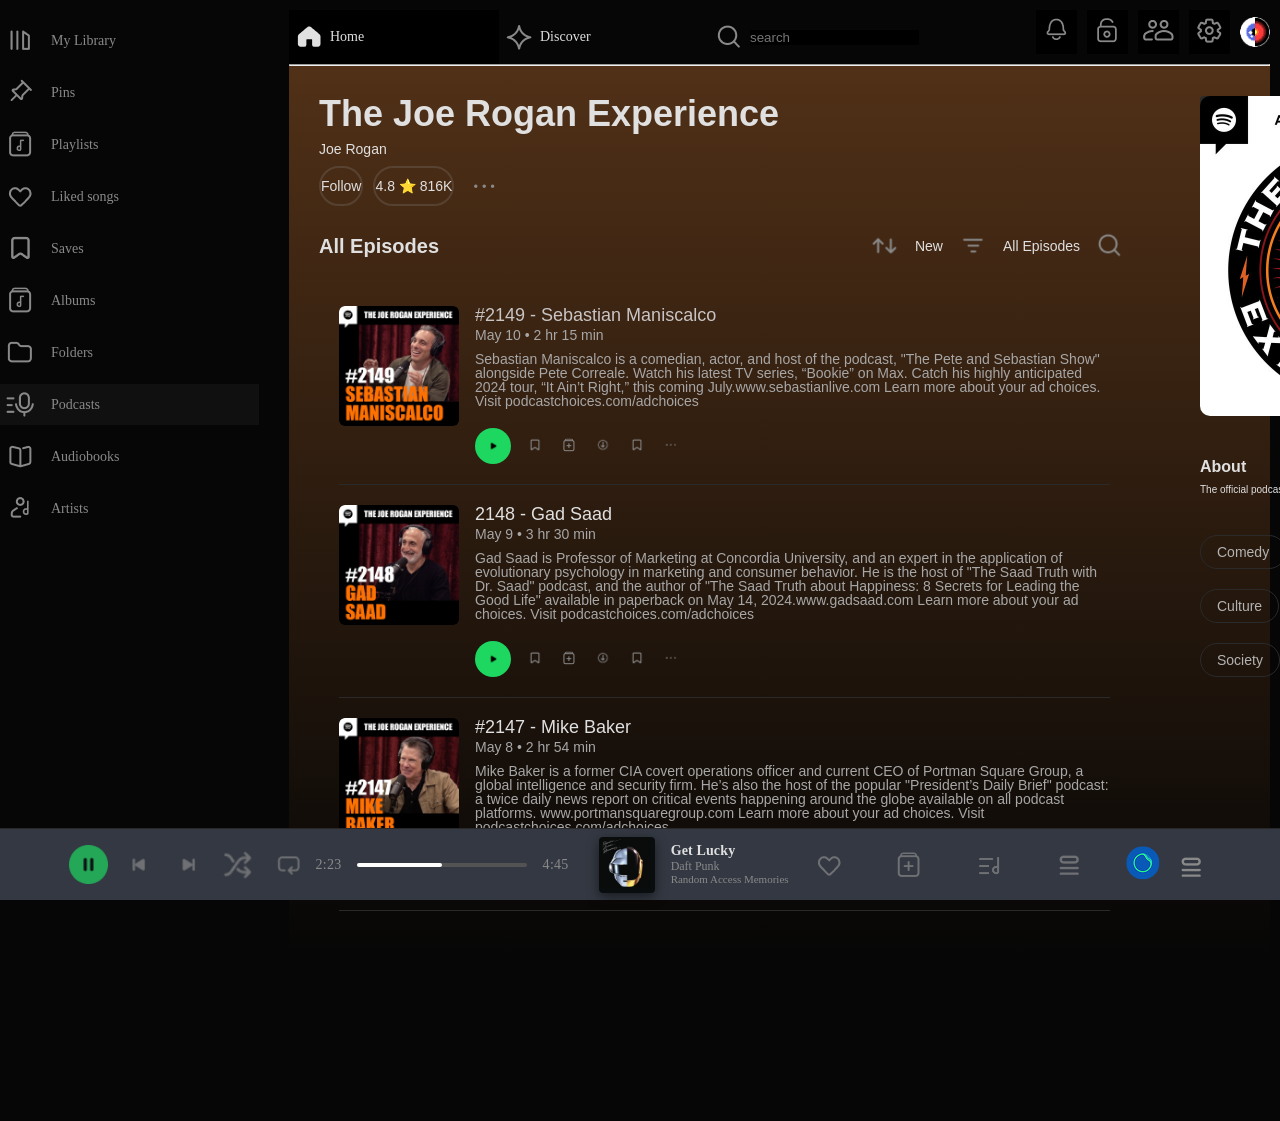
<file: podcast.html>
<!DOCTYPE html>
<html lang="en">
<head>
    <meta charset="UTF-8">
    <meta name="viewport" content="width=device-width, initial-scale=1.0">
    <title>Spotify</title>
    <link rel="stylesheet" href="assets/css/reset.css">
    <link rel="stylesheet" href="assets/css/style.css">
</head>
<body>
    
    <section class="main_structure">
            <!-- aside section -->
        <aside class="side-nav">
            <!-- side navigation -->
            <nav class="aside_nav">
                <ul class="aside_nav_items">
                    <li class="main_pages">
                        <div class="each_page">
                            <img src="assets/images/aside/library.png" alt="library icon">
                            <a href="my_library.html">My Library</a>
                        </div>
                        <div class="each_page">
                            <img src="assets/images/aside/pin.png" alt="pin icon">
                            <a href="#">Pins</a>
                        </div>
                        <div class="each_page">
                            <img src="assets/images/aside/albums.png" alt="playlist icon">
                            <a href="#">Playlists</a>
                        </div>
                        <div class="each_page">
                            <img src="assets/images/aside/like.png" alt="like icon">
                            <a href="librarypg2.html">Liked songs</a>
                        </div>
                        <div class="each_page">
                            <img src="assets/images/aside/save.png" alt="save icon">
                            <a href="#">Saves</a>
                        </div>
                        <div class="each_page">
                            <img src="assets/images/aside/albums.png" alt="album icon">
                            <a href="album.html">Albums</a>
                        </div>
                        <div class="each_page">
                            <img src="assets/images/aside/folder.png" alt="folder icon">
                            <a href="#">Folders</a>
                        </div>
                        <div class="each_page" id="podcast">
                            <img src="assets/images/aside/podcast.png" alt="podcast icon">
                            <a href="podcast.html">Podcasts</a>
                        </div>
                        <div class="each_page">
                            <img src="assets/images/aside/audiobook.png" alt="audiobook icon">
                            <a href="#">Audiobooks</a>
                        </div>
                        <div class="each_page">
                            <img src="assets/images/aside/artist.png" alt="artist icon">
                            <a href="#">Artists</a>
                        </div>

                    </li>
                </ul>
            </nav>

        </aside>
        <!-- page header -->
        <section class="first_page">
                <!-- header -->
            <header class="header">
                <nav class="nav_section">
                    <!-- header's main navigation -->
                    <section class="main_section">
                        <div class="home" id="home">
                            <img class="header_btn" src="assets/images/header/home.png" alt="home logo">
                            <a href="index.html">Home</a>
                        </div>
                        <div class="discover">
                            <img class="header_btn" src="assets/images/header/discover.png" alt="discover logo">
                            <a href="discover.html">Discover</a>
                        </div>
                        <div class="search">
                            <img class="header_btn" src="assets/images/header/search.png" alt="search">
                            <input type="text" placeholder="search">
                        </div>
                    </section>
                </nav>

                <!-- action buttons -->
                <section class="actions">
                    <button><img src="assets/images/header/notification.png" alt="notification icon"></button>
                    <button><img src="assets/images/header/lock.png" alt="lock icon"></button>
                    <button><a href="friends.html"><img src="assets/images/header/friends.png" alt="friend icon"></a></button>
                    <button><img src="assets/images/header/settings.png" alt="settings icon"></button>
                    <img class="profile" src="assets/images/header/profile.png" alt="profile picture">
                </section>

            </header>
            <hr>
            <main class="podcast_sec">
                <section class="podcast_main">
                    <section class="main_podcast_title">
                        <h1>The Joe Rogan Experience</h1>
                        <p>Joe Rogan</p>
                        <div class="podcast_btns">
                            <button>Follow</button>
                            <button>4.8 ⭐ 816K </button>
                            <img src="assets/images/main/dots.png" alt="more">
                        </div>
                    </section>
                    <section class="podcast_filters">
                        <div class="title_pod">
                            <p>All Episodes</p>
                        </div>
                        <div class="filters">
                            <img src="assets/images/podcast/switch.png" alt="switch icon">
                            <p>New</p>
                            <img src="assets/images/podcast/menu.png" alt="menu">
                            <p>All Episodes</p>
                            <img src="assets/images/podcast/search.png" alt="search">
                        </div>
                    </section>
                    <section class="podcasts">
                        <!-- episode -->
                        <article class="podcast">
                            <img src="assets/images/podcast/2149.png" alt="Sebastian Maniscalco">
                            <section class="podcast-info">
                                <section class="podcast-header">
                                    <a href="episode.html"><h3>#2149 - Sebastian Maniscalco</h3></a>
                                    <p class="date">May 10 • 2 hr 15 min</p>
                                </section>
                                <p class="description">
                                    Sebastian Maniscalco is a comedian, actor, and host of the podcast, "The Pete and Sebastian Show" alongside Pete Correale. Watch his latest TV series, “Bookie” on Max. Catch his highly anticipated 2024 tour, “It Ain’t Right,” this coming July.www.sebastianlive.com Learn more about your ad choices. Visit podcastchoices.com/adchoices
                                </p>
                                <section class="podcast-actions">
                                    <button class="play">
                                        <img src="assets/images/podcast/pause.png" alt="play">
                                    </button>
                                    <button>
                                        <img src="assets/images/podcast/fav.png" alt="fav">
                                    </button>
                                    <button>
                                        <img src="assets/images/podcast/add.png" alt="add">
                                    </button>
                                    <button>
                                        <img src="assets/images/podcast/ofline.png" alt="offline">
                                    </button>
                                    <button>
                                        <img src="assets/images/podcast/save.png" alt="save">
                                    </button>
                                    <button>
                                        <img src="assets/images/podcast/dots.png" alt="more">
                                    </button>
                                </section>
                            </section>
                        </article>

                        <article class="podcast">
                            <img src="assets/images/podcast/2148.png" alt="gaad saas">
                            <section class="podcast-info">
                                <section class="podcast-header">
                                    <h3>2148 - Gad Saad</h3>
                                    <p class="date">May 9 • 3 hr 30 min</p>
                                </section>
                                <p class="description">
                                   Gad Saad is Professor of Marketing at Concordia University, and an expert in the application of evolutionary psychology in marketing and consumer behavior. He is the host of "The Saad Truth with Dr. Saad" podcast, and the author of "The Saad Truth about Happiness: 8 Secrets for Leading the Good Life" available in paperback on May 14, 2024.www.gadsaad.com Learn more about your ad choices. Visit podcastchoices.com/adchoices
                                </p>
                                <section class="podcast-actions">
                                    <button class="play">
                                        <img src="assets/images/podcast/pause.png" alt="play">
                                    </button>
                                    <button>
                                        <img src="assets/images/podcast/fav.png" alt="fav">
                                    </button>
                                    <button>
                                        <img src="assets/images/podcast/add.png" alt="add">
                                    </button>
                                    <button>
                                        <img src="assets/images/podcast/ofline.png" alt="offline">
                                    </button>
                                    <button>
                                        <img src="assets/images/podcast/save.png" alt="save">
                                    </button>
                                    <button>
                                        <img src="assets/images/podcast/dots.png" alt="more">
                                    </button>
                                </section>
                            </section>
                        </article>

                        <article class="podcast">
                            <img src="assets/images/podcast/2147.png" alt="#2147 - Mike Baker">
                            <section class="podcast-info">
                                <section class="podcast-header">
                                    <h3>#2147 - Mike Baker</h3>
                                    <p class="date">May 8 • 2 hr 54 min</p>
                                </section>
                                <p class="description">
                                   Mike Baker is a former CIA covert operations officer and current CEO of Portman Square Group, a global intelligence and security firm. He’s also the host of the popular "President’s Daily Brief" podcast: a twice daily news report on critical events happening around the globe available on all podcast platforms. www.portmansquaregroup.com Learn more about your ad choices. Visit podcastchoices.com/adchoices
                                </p>
                                <section class="podcast-actions">
                                    <button class="play">
                                        <img src="assets/images/podcast/pause.png" alt="play">
                                    </button>
                                    <button>
                                        <img src="assets/images/podcast/fav.png" alt="fav">
                                    </button>
                                    <button>
                                        <img src="assets/images/podcast/add.png" alt="add">
                                    </button>
                                    <button>
                                        <img src="assets/images/podcast/ofline.png" alt="offline">
                                    </button>
                                    <button>
                                        <img src="assets/images/podcast/save.png" alt="save">
                                    </button>
                                    <button>
                                        <img src="assets/images/podcast/dots.png" alt="more">
                                    </button>
                                </section>
                            </section>
                        </article>


                    </section>
                </section>
                <section class="cover">
                    <div class="cover_photo">
                        <img src="assets/images/podcast/cover.png" alt="cover photo">
                    </div>
                    <div class="cover_info">
                        <h3>About</h3>
                        <div class="desc">
                            <p>The official podcast of comedian Joe Rogan.</p>
                        </div>
                        
                    </div>
                    <div class="btns">
                        <button>Comedy</button>
                        <button>Culture</button>
                        <button>Society</button>

                    </div>
                </section>

            </main>


            <footer class="player">
            <!-- controls -->
            <section class="player-controle">
                <div class="controls">
                    <img src="assets/images/footer/pause.png" alt="pause">
                    <img src="assets/images/footer/left.png" alt="left">
                    <img src="assets/images/footer/right.png" alt="right">
                    <img src="assets/images/footer/switch.png" alt="switch">
                    <img src="assets/images/footer/reply.png" alt=reply>
                </div>
                <div class="progress-section">
                    <span>2:23</span>

                    <div class="progress-bar">
                        <div class="progress"></div>
                    </div>

                    <span>4:45</span>
                </div>
            </section>
            <section class="music_and_buttons">
                <!-- Track info -->
                <section class="music">
                    <div class="music_info">
                        <img src="assets/images/footer/song.png" alt="album cover">
                        <div class="track-info">
                            <p class="track-title">Get Lucky</p>
                            <p class="artist">Daft Punk</p>
                            <p class="band">Random Access Memories</p>
                        </div>
                    </div>
                    
                    <div class="track-actions">
                        <img src="assets/images/footer/like.png" alt="like">
                        <img src="assets/images/footer/add.png" alt="add">
                        <img src="assets/images/footer/lyrics.png" alt="playlist">
                        <img src="assets/images/footer/queue.png" alt="queue">
                    </div>
                </section>


                <!-- actions -->
                <section class="player-right">

                    <img src="assets/images/footer/DJ.png" alt="dj">
                    <img src="assets/images/footer/pc-queue.png" alt="pc-queue">

                </section>
                <section class="mobile_icon">
                    <img src="assets/images/footer/mob2.png" alt="add">
                    <img src="assets/images/footer/mob1.png" alt="like">
                </section>

                <section class="footer_nav">
                    <a><img src="assets/images/footer/home.png" alt="home"></a>
                    <a href="#discover"><img src="assets/images/footer/discover.png" alt="discover"></a>
                    <a><img src="assets/images/footer/search.png" alt="search"></a>
                    <a href="mobile_library.html"><img src="assets/images/footer/library.png" alt="library"></a>
                    <a><img src="assets/images/footer/me.png" alt="me"></a>
                    
                </section>
            </section>

            </footer>
        </section>

    </section>

    
    
</body>
</html>
</file>
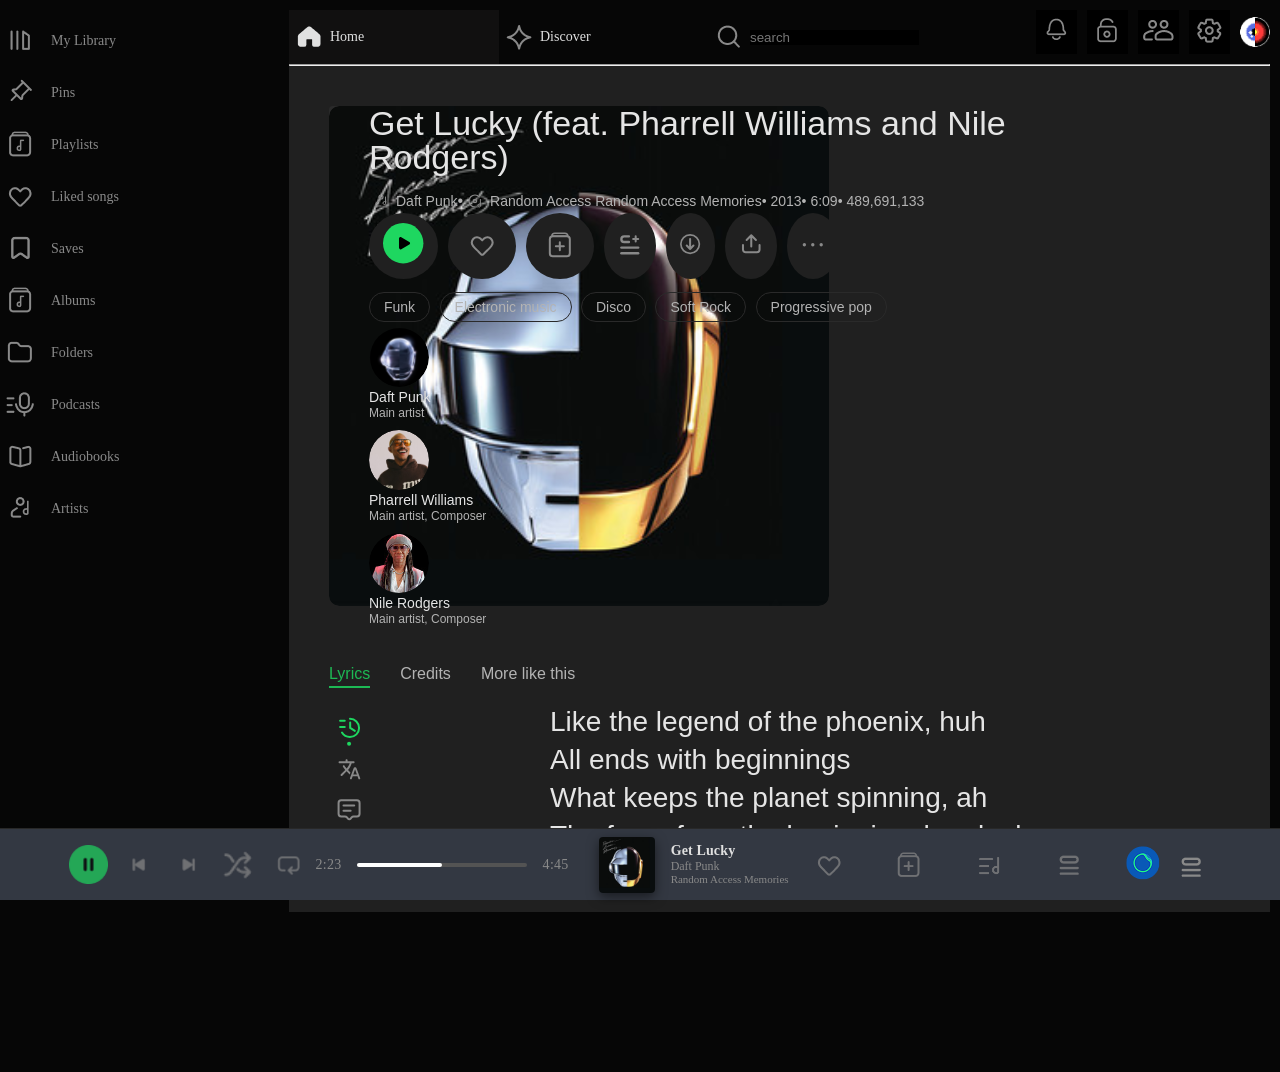
<file: song.html>
<!doctype html>
<html lang="en">
  <head>
    <meta charset="UTF-8" />
    <meta name="viewport" content="width=device-width, initial-scale=1.0" />
    <title>Spotify</title>
    <link rel="stylesheet" href="assets/css/reset.css" />
    <link rel="stylesheet" href="assets/css/style.css" />
  </head>
  <body>
    <section class="main_structure">
      <!-- aside section -->

      <aside class="side-nav">
        <!-- side navigation -->

        <nav class="aside_nav">
          <ul class="aside_nav_items">
            <li class="main_pages">
              <div class="each_page">
                <img src="assets/images/aside/library.png" alt="library icon" />
                <a href="my_library.html">My Library</a>
              </div>
              <div class="each_page">
                <img src="assets/images/aside/pin.png" alt="pin icon" />
                <a href="#">Pins</a>
              </div>
              <div class="each_page">
                <img src="assets/images/aside/albums.png" alt="playlist icon" />
                <a href="#">Playlists</a>
              </div>
              <div class="each_page">
                <img src="assets/images/aside/like.png" alt="like icon" />
                <a href="librarypg2.html">Liked songs</a>
              </div>
              <div class="each_page">
                <img src="assets/images/aside/save.png" alt="save icon" />
                <a href="#">Saves</a>
              </div>
              <div class="each_page">
                <img src="assets/images/aside/albums.png" alt="album icon" />
                <a href="album.html">Albums</a>
              </div>
              <div class="each_page">
                <img src="assets/images/aside/folder.png" alt="folder icon" />
                <a href="#">Folders</a>
              </div>
              <div class="each_page">
                <img src="assets/images/aside/podcast.png" alt="podcast icon" />
                <a href="podcast.html">Podcasts</a>
              </div>
              <div class="each_page">
                <img
                  src="assets/images/aside/audiobook.png"
                  alt="audiobook icon"
                />
                <a href="#">Audiobooks</a>
              </div>
              <div class="each_page">
                <img src="assets/images/aside/artist.png" alt="artist icon" />
                <a href="#">Artists</a>
              </div>
            </li>
          </ul>
        </nav>
      </aside>
      <!-- page header -->

      <section class="first_page">
        <!-- header -->
        <header class="header">
          <nav class="nav_section">
            <!-- header's main navigation -->
            <section class="main_section">
              <div class="home">
                <img
                  class="header_btn"
                  src="assets/images/header/home.png"
                  alt="home logo"
                />
                <a href="index.html">Home</a>
              </div>
              <div class="discover">
                <img
                  class="header_btn"
                  src="assets/images/header/discover.png"
                  alt="discover logo"
                />
                <a href="discover.html">Discover</a>
              </div>
              <div class="search">
                <img
                  class="header_btn"
                  src="assets/images/header/search.png"
                  alt="search"
                />
                <input type="text" placeholder="search" />
              </div>
            </section>
          </nav>

          <!-- action buttons -->
          <section class="actions">
            <button>
              <img
                src="assets/images/header/notification.png"
                alt="notification icon"
              />
            </button>
            <button>
              <img src="assets/images/header/lock.png" alt="lock icon" />
            </button>
            <button>
              <a href="friends.html"
                ><img src="assets/images/header/friends.png" alt="friend icon"
              /></a>
            </button>
            <button>
              <img
                src="assets/images/header/settings.png"
                alt="settings icon"
              />
            </button>
            <img
              class="profile"
              src="assets/images/header/profile.png"
              alt="profile picture"
            />
          </section>
        </header>
        <hr />

        <!-- MAIN CONTENT -->

        <main class="main_sec">
          <section class="song-header">
            <div class="cover">
              <img src="./assets/images/song/Frame 172.svg" />
            </div>

            <section class="song-info">
              <h2>Get Lucky (feat. Pharrell Williams and Nile Rodgers)</h2>

              <section class="meta">
                <div class="meta-text">
                  <img src="./assets/images/song/icons.svg" alt="#" />
                  <p>Daft Punk</p>
                  •

                  <img src="./assets/images/song/icons (1).svg" alt="#" />
                  <p>Random Access Random Access Memories</p>

                  <p>• 2013</p>
                  <p>• 6:09</p>
                  <p>• 489,691,133</p>
                </div>
              </section>

              <section class="controls">
                <button class="play">
                  <img
                    src="./assets/images/song/icons big (8).svg"
                    alt="play"
                  />
                </button>
                <button><img src="./assets/images/song/pc-like.svg" /></button>
                <button>
                  <img src="./assets/images/song/icons big.svg" />
                </button>
                <button><img src="./assets/images/song/Frame 5.svg" /></button>
                <button><img src="./assets/images/song/Group 3.svg" /></button>
                <button><img src="./assets/images/song/Frame 6.svg" /></button>
                <button><img src="./assets/images/song/Frame 4.svg" /></button>
              </section>

              <section class="genres">
                <span>Funk</span>
                <span>Electronic music</span>
                <span>Disco</span>
                <span>Soft Rock</span>
                <span>Progressive pop</span>
              </section>

              <section class="artists">
                <div class="artist-1">
                  <img src="./assets/images/song/Frame 145.svg" />
                  <p>Daft Punk</p>
                  <span>Main artist</span>
                </div>

                <div class="artist-2">
                  <img src="./assets/images/song/image 4.svg" />
                  <p>Pharrell Williams</p>
                  <span>Main artist, Composer</span>
                </div>

                <div class="artist-3">
                  <img src="./assets/images/song/image 4 (1).svg" />
                  <p>Nile Rodgers</p>
                  <span>Main artist, Composer</span>
                </div>
              </section>
            </section>
          </section>

          <section class="lyrics">
            <div class="tabs">
              <span class="active">Lyrics</span>
              <span>Credits</span>
              <span>More like this</span>
            </div>
          </section>

          <section class="icons-text">
            <div class="icons">
              <img src="./assets/images/song/icons big (1).svg" alt="#" />
              <img src="./assets/images/song/icons big (9).svg" alt="#" />
              <img src="./assets/images/song/icons big (2).svg" alt="#" />
              <img src="./assets/images/song/icons big (3).svg" alt="#" />
            </div>

            <div class="text">
              <p>Like the legend of the phoenix, huh</p>
              <p>All ends with beginnings</p>
              <p>What keeps the planet spinning, ah</p>
              <p>The force from the beginning, hm, look</p>
            </div>
          </section>
        </main>

        <footer class="player">
          <!-- controls -->
          <section class="player-controle">
            <div class="controls">
              <img src="assets/images/footer/pause.png" alt="pause" />
              <img src="assets/images/footer/left.png" alt="left" />
              <img src="assets/images/footer/right.png" alt="right" />
              <img src="assets/images/footer/switch.png" alt="switch" />
              <img src="assets/images/footer/reply.png" alt="reply" />
            </div>
            <div class="progress-section">
              <span>2:23</span>

              <div class="progress-bar">
                <div class="progress"></div>
              </div>

              <span>4:45</span>
            </div>
          </section>
          <section class="music_and_buttons">
            <!-- Track info -->
            <section class="music">
              <div class="music_info">
                <img src="assets/images/footer/song.png" alt="album cover" />
                <div class="track-info">
                  <p class="track-title">Get Lucky</p>
                  <p class="artist">Daft Punk</p>
                  <p class="band">Random Access Memories</p>
                </div>
              </div>

              <div class="track-actions">
                <img src="assets/images/footer/like.png" alt="like" />
                <img src="assets/images/footer/add.png" alt="add" />
                <img src="assets/images/footer/lyrics.png" alt="playlist" />
                <img src="assets/images/footer/queue.png" alt="queue" />
              </div>
            </section>

            <!-- actions -->
            <section class="player-right">
              <img src="assets/images/footer/DJ.png" alt="dj" />
              <img src="assets/images/footer/pc-queue.png" alt="pc-queue" />
            </section>
            <section class="mobile_icon">
              <img src="assets/images/footer/mob2.png" alt="add" />
              <img src="assets/images/footer/mob1.png" alt="like" />
            </section>

            <section class="footer_nav">
              <a><img src="assets/images/footer/home.png" alt="home" /></a>
              <a href="#discover"
                ><img src="assets/images/footer/discover.png" alt="discover"
              /></a>
              <a><img src="assets/images/footer/search.png" alt="search" /></a>
              <a href="mobile_library.html"
                ><img src="assets/images/footer/library.png" alt="library"
              /></a>
              <a><img src="assets/images/footer/me.png" alt="me" /></a>
            </section>
          </section>
        </footer>
      </section>
    </section>
  </body>
</html>
</file>
<file: assets/css/style.css>
.first_page {
  flex: 1;
  padding: 10px;
  overflow-x: hidden;
}
.first_page .header {
  display: flex;
  justify-content: center;
  justify-content: space-between;
  max-width: 100%;
}
.first_page .header .main_section {
  display: flex;
  align-items: center;
  text-align: center;
  justify-content: space-between;
}
.first_page .header .main_section .home {
  background-color: rgb(17, 16, 16);
}
.first_page .header .main_section .home, .first_page .header .main_section .discover, .first_page .header .main_section .search {
  width: 210px;
  height: 54px;
  display: flex;
  text-align: center;
  align-items: center;
}
.first_page .header .main_section .home a, .first_page .header .main_section .discover a, .first_page .header .main_section .search a {
  color: #E0E0E0;
  font-weight: 400;
  font-size: 14px;
  letter-spacing: 3%;
}
.first_page .header .main_section .home input, .first_page .header .main_section .discover input, .first_page .header .main_section .search input {
  background-color: black;
  border: none;
  outline: none;
  color: #E0E0E0;
}
.first_page .header .actions {
  gap: 10px;
  display: flex;
  align-items: flex-start;
}
.first_page .header .actions button {
  border: none;
  cursor: pointer;
  background-color: black;
}
.first_page .header .actions .profile {
  width: 30px;
  height: 30px;
  margin-top: 7px;
}

@media (max-width: 1240px) {
  .first_page .header {
    padding: 0 10px;
  }
  .first_page .header .main_section {
    gap: 10px;
  }
  .first_page .header .main_section .home, .first_page .header .main_section .discover, .first_page .header .main_section .search {
    width: 90%;
    height: 48px;
  }
  .first_page .header .main_section .home a, .first_page .header .main_section .discover a, .first_page .header .main_section .search a {
    font-size: 10px;
  }
  .first_page .header .main_section .home input, .first_page .header .main_section .discover input, .first_page .header .main_section .search input {
    width: 80%;
    font-size: 10px;
  }
  .first_page .header .actions {
    gap: 6px;
  }
  .first_page .header .actions button {
    padding: 4px;
    max-width: 70%;
  }
  .first_page .header .actions .profile {
    width: 26px;
    height: 26px;
  }
}
@media (max-width: 768px) {
  .first_page .header .main_section .discover {
    width: 100px;
  }
  .first_page .header .main_section .home {
    width: 100px;
  }
  .first_page .header .main_section .search {
    width: 100px;
  }
  .first_page .header .actions {
    display: none;
  }
}
@media (max-width: 650px) {
  .first_page .header {
    display: none;
  }
  .first_page hr {
    display: none;
  }
}
.player {
  position: fixed;
  bottom: 0;
  left: 0;
  right: 0;
  height: 72px;
  background-color: #333842;
  border-top: 1px solid #282828;
  display: flex;
  align-items: center;
  justify-content: center;
  gap: 30px;
  padding: 0 16px;
  z-index: 100;
}
.player-controle {
  display: flex;
  align-items: center;
  gap: 6px;
  flex: 1;
  max-width: 40%;
}
.player-controle .controls {
  display: flex;
  align-items: center;
  gap: 10px;
}
.player-controle .controls img {
  width: 40px;
  height: 40px;
  cursor: pointer;
  opacity: 0.7;
  transition: opacity 0.2s ease, transform 0.2s ease;
}
.player-controle .progress-section {
  display: flex;
  align-items: center;
  gap: 10px;
  width: 100%;
}
.player-controle .progress-section span {
  font-size: 14px;
  color: #898989;
  min-width: 32px;
  letter-spacing: 0.02em;
}
.player-controle .progress-section span:last-child {
  text-align: right;
}
.player-controle .progress-section .progress-bar {
  flex: 1;
  height: 4px;
  background: #535353;
  border-radius: 2px;
  cursor: pointer;
  position: relative;
  transition: height 0.4s ease;
}
.player-controle .progress-section .progress-bar .progress {
  width: 50%;
  height: 100%;
  background: #ffffff;
  border-radius: 2px;
  position: relative;
  transition: background 0.4s ease;
}
.player .music_and_buttons {
  display: flex;
  justify-content: space-between;
  align-items: center;
  gap: 30px;
}
.player .music_and_buttons .music {
  display: flex;
  align-items: center;
  flex: 1;
  justify-content: space-between;
  gap: 20px;
  min-width: 0;
}
.player .music_and_buttons .music .music_info {
  display: flex;
  align-items: center;
  gap: 16px;
}
.player .music_and_buttons .music .music_info img {
  width: 56px;
  height: 56px;
  border-radius: 4px;
  object-fit: cover;
  box-shadow: 0 4px 12px rgba(0, 0, 0, 0.5);
  flex-shrink: 0;
}
.player .music_and_buttons .music .music_info .track-info {
  display: flex;
  flex-direction: column;
  gap: 2px;
  min-width: 0;
}
.player .music_and_buttons .music .music_info .track-info p {
  margin: 0;
  white-space: nowrap;
  overflow: hidden;
}
.player .music_and_buttons .music .music_info .track-info .track-title {
  font-size: 14px;
  font-weight: 600;
  color: #E0E0E0;
  letter-spacing: 0.01em;
}
.player .music_and_buttons .music .music_info .track-info .track-title:hover {
  text-decoration: underline;
  cursor: pointer;
}
.player .music_and_buttons .music .music_info .track-info .artist {
  font-size: 12px;
  color: #898989;
}
.player .music_and_buttons .music .music_info .track-info .band {
  font-size: 11px;
  color: #898989;
}
.player .music_and_buttons .music .track-actions {
  display: flex;
  align-items: center;
  gap: 40px;
  flex-shrink: 0;
}
.player .music_and_buttons .music .track-actions img {
  width: 40px;
  height: 40px;
  box-shadow: none;
  border-radius: 0;
  cursor: pointer;
  opacity: 0.7;
  transition: opacity 0.2s ease, transform 0.2s ease;
}
.player .music_and_buttons-right {
  display: flex;
  align-items: center;
  gap: 16px;
  flex: 1;
}
.player .music_and_buttons-right img {
  width: 40px;
  height: 40px;
  cursor: pointer;
  opacity: 0.7;
  transition: opacity 0.2s ease, transform 0.2s ease;
}
.player .mobile_icon {
  display: none;
}
.player .footer_nav {
  display: none;
}
@media (max-width: 1240px) {
  .player .music_and_buttons .track-actions, .player .music_and_buttons-right, .player-controle {
    display: none;
  }
}
@media (max-width: 650px) {
  .player {
    display: flex;
    justify-content: center;
    padding: 0 8px;
    bottom: 70px;
  }
  .player .music_and_buttons {
    justify-content: center;
    gap: 8px;
  }
  .player .music_and_buttons .music {
    display: flex;
    justify-content: center;
  }
  .player .music_and_buttons .music .track-actions {
    display: none;
  }
  .player .music_and_buttons .music .music_info {
    gap: 8px;
    display: flex;
    justify-content: center;
  }
  .player .music_and_buttons-right {
    display: none;
  }
  .player .music_and_buttons .player-right {
    display: none;
  }
  .player-controle {
    display: none;
  }
  .player .mobile_icon {
    display: flex;
  }
  .player .footer_nav {
    position: fixed;
    bottom: 0;
    left: 0;
    right: 0;
    height: 72px;
    background-color: #1b1f26;
    border-top: 1px solid #333842;
    display: flex;
    align-items: center;
    justify-content: center;
    gap: 30px;
    padding: 0 16px;
    z-index: 100;
  }
  .player .footer_nav a {
    background-color: #1b1f26;
    cursor: pointer;
  }
}

.main {
  margin: 20px;
  margin-bottom: 150px;
}
.main .filters {
  display: flex;
  gap: 10px;
}
.main .filters button {
  width: 88px;
  height: 35px;
  border-radius: 8px;
  border-style: none;
  background-color: rgba(32, 32, 32, 0.5019607843);
  color: #E0E0E0;
  font-weight: 400;
  font-size: 14px;
  cursor: pointer;
}
.main .filters .full_btn {
  background-color: #E0E0E0;
  color: #111111;
}
.main .scroll {
  display: flex;
  justify-content: space-between;
  align-items: center;
  text-align: center;
  margin: 20px;
}
.main .scroll h2 {
  font-size: 20px;
  font-weight: 700;
  color: #E0E0E0;
  letter-spacing: 3%;
}
.main .mobile_first_section {
  display: none;
}
.main .made_for_you {
  display: flex;
  justify-content: space-between;
  gap: 10px;
}
.main .made_for_you .scroll {
  display: flex;
  justify-content: space-between;
  align-items: center;
  text-align: center;
  margin: 20px;
}
.main .made_for_you .scroll h2 {
  font-size: 20px;
  font-weight: 700;
  color: #E0E0E0;
  letter-spacing: 3%;
}
.main .made_for_you .each_pl {
  display: flex;
  flex-direction: column;
}
.main .made_for_you .each_pl .pl_photo img {
  width: 141px;
  height: 150px;
}
.main .made_for_you .each_pl .pl_info {
  display: flex;
  flex-direction: column;
  width: 141px;
  gap: 5px;
}
.main .made_for_you .each_pl .pl_info .pl_name {
  display: flex;
  justify-content: space-between;
  padding: 5px;
}
.main .made_for_you .each_pl .pl_info .pl_name .pl_title {
  color: #E0E0E0;
  font-weight: 500;
  font-size: 14px;
  letter-spacing: 3%;
}
.main .made_for_you .each_pl .pl_info .pl_name .pl_num {
  font-weight: 500;
  font-size: 14px;
  letter-spacing: 3%;
}
.main .made_for_you .each_pl .pl_info .pl_name #green {
  color: #95E6D3;
}
.main .made_for_you .each_pl .pl_info .pl_name #pink {
  color: #CE6E9A;
}
.main .made_for_you .each_pl .pl_info .pl_name #yellow {
  color: #C3E7B7;
}
.main .made_for_you .each_pl .pl_info p {
  color: #898989;
  font-weight: 500;
  font-size: 12px;
  letter-spacing: 3%;
}
.main .your_top_mixes {
  display: flex;
  justify-content: space-between;
  gap: 8px;
}
.main .your_top_mixes .each_pl {
  display: flex;
  flex-direction: column;
}
.main .your_top_mixes .each_pl .pl_photo img {
  width: 141px;
  height: 150px;
}
.main .your_top_mixes .each_pl .pl_info {
  display: flex;
  flex-direction: column;
  width: 141px;
  gap: 5px;
}
.main .your_top_mixes .each_pl .pl_info .pl_name {
  display: flex;
  justify-content: space-between;
  padding: 5px;
}
.main .your_top_mixes .each_pl .pl_info .pl_name .pl_title {
  color: #E0E0E0;
  font-weight: 500;
  font-size: 14px;
  letter-spacing: 3%;
}
.main .your_top_mixes .each_pl .pl_info .pl_name .pl_num {
  font-weight: 500;
  font-size: 14px;
  letter-spacing: 3%;
}
.main .your_top_mixes .each_pl .pl_info .pl_name #green {
  color: #95E6D3;
}
.main .your_top_mixes .each_pl .pl_info .pl_name #pink {
  color: #CE6E9A;
}
.main .your_top_mixes .each_pl .pl_info .pl_name #yellow {
  color: #C3E7B7;
}
.main .your_top_mixes .each_pl .pl_info p {
  color: #898989;
  font-weight: 500;
  font-size: 12px;
  letter-spacing: 3%;
}
.main .recent {
  display: flex;
  justify-content: space-between;
  align-items: center;
  text-align: center;
  padding: 20px;
}
.main .recent h2 {
  font-size: 20px;
  font-weight: 700;
  color: #E0E0E0;
  letter-spacing: 3%;
}
.main .searches {
  display: flex;
  gap: 10px;
}
.main .searches .each_search {
  position: relative;
  width: 180px;
}
.main .searches .each_search .artist {
  width: 100%;
  border-radius: 10px;
  display: block;
}
.main .searches .each_search .close {
  position: absolute;
  top: 8px;
  right: 8px;
  width: 40px;
  height: 40px;
  cursor: pointer;
}
.main .browse {
  display: flex;
  flex-direction: column;
  gap: 20px;
  padding: 20px;
}
.main .browse h2 {
  font-size: 20px;
  font-weight: 700;
  color: #E0E0E0;
  letter-spacing: 3%;
}
.main .browse p {
  font-size: 18px;
  font-weight: 500;
  color: #E0E0E0;
  letter-spacing: 3%;
}
.main .discover_ls {
  display: flex;
  justify-content: space-between;
  gap: 10px;
}
.main .discover_ls .each_discover_box {
  padding: 15px;
  position: relative;
  overflow: hidden;
}
.main .discover_ls .each_discover_box .discover_title {
  color: white;
  font-size: 15px;
  font-weight: 900;
}
.main .discover_ls .each_discover_box img {
  width: 90px;
  position: absolute;
  top: 65px;
  left: 65px;
  transform: rotate(30deg);
}
.main .discover_ls #madeforu {
  width: 120px;
  height: 120px;
  background-color: #1e3264;
  border-radius: 15px;
}
.main .discover_ls #releases {
  width: 120px;
  height: 120px;
  background-color: #BA5D07;
  border-radius: 15px;
}
.main .discover_ls #classics {
  width: 120px;
  height: 120px;
  background-color: #1E3264;
  border-radius: 15px;
}
.main .discover_ls #charts {
  width: 120px;
  height: 120px;
  background-color: #8D67AB;
  border-radius: 15px;
}
.main .discover_ls #trending {
  width: 120px;
  height: 120px;
  background-color: #B02897;
  border-radius: 15px;
}
.main .discover_ls #discover {
  width: 120px;
  height: 120px;
  background-color: #8D67AB;
  border-radius: 15px;
}
.main .discover_ls #singles {
  width: 120px;
  height: 120px;
  background-color: #777777;
  border-radius: 15px;
}
.main .discover_ls #decades {
  width: 120px;
  height: 120px;
  background-color: #BA5D07;
  border-radius: 15px;
}
.main .ganres_title {
  padding: 15px;
  font-size: 18px;
  font-weight: 500;
  color: #E0E0E0;
  letter-spacing: 3%;
}
.main .ganres {
  display: flex;
  justify-content: space-between;
  gap: 10px;
}
.main .ganres .each_ganres_box {
  padding: 20px;
  position: relative;
  overflow: hidden;
}
.main .ganres .each_ganres_box .ganres_title {
  color: white;
  font-size: 15px;
  font-weight: 900;
}
.main .ganres .each_ganres_box img {
  width: 90px;
  position: absolute;
  top: 60px;
  left: 60px;
  transform: rotate(30deg);
}
.main .ganres #pop {
  width: 120px;
  height: 120px;
  background-color: #148A08;
  border-radius: 15px;
}
.main .ganres #country {
  width: 120px;
  height: 120px;
  background-color: #D84000;
  border-radius: 15px;
}
.main .ganres #hip-hop {
  width: 120px;
  height: 120px;
  background-color: #503750;
  border-radius: 15px;
}
.main .ganres #rock {
  width: 120px;
  height: 120px;
  background-color: #006450;
  border-radius: 15px;
}
.main .ganres #indie {
  width: 120px;
  height: 120px;
  background-color: #E91429;
  border-radius: 15px;
}
.main .ganres #punk {
  width: 120px;
  height: 120px;
  background-color: #1E3264;
  border-radius: 15px;
}
.main .ganres #metal {
  width: 120px;
  height: 120px;
  background-color: #E91429;
  border-radius: 15px;
}
.main .ganres #instrumental {
  width: 120px;
  height: 120px;
  background-color: #537AA1;
  border-radius: 15px;
}
@media (max-width: 1240px) {
  .main .made_for_you, .main .your_top_mixes {
    overflow-x: hidden;
    margin-top: 20px;
  }
  .main .discover_ls, .main .ganres {
    flex-wrap: wrap;
    justify-content: center;
  }
}
@media (max-width: 768px) {
  .main .scroll {
    display: none;
  }
  .main .discover .each_discover_box {
    width: 100px !important;
    height: 100px !important;
  }
  .main .ganres {
    flex-wrap: wrap;
  }
  .main .ganres .each_ganres_box {
    width: 100px !important;
    height: 100px !important;
  }
}

@media (max-width: 650px) {
  .main .mobile_first_section {
    margin-top: 20px;
    display: flex;
    justify-content: center;
    flex-wrap: wrap;
    gap: 5px;
  }
  .main .mobile_first_section .each_mobile {
    display: flex;
    justify-content: flex-start;
    gap: 15px;
    align-items: center;
    width: 135px;
    height: 38px;
    background-color: #202020;
    gap: 1px;
  }
  .main .mobile_first_section .each_mobile .photo img {
    width: 30px;
    height: 30px;
    margin-right: 5px;
  }
  .main .mobile_first_section .each_mobile .texts h3 {
    font-size: 14px;
    font-weight: 400;
    color: #E0E0E0;
  }
  .main .mobile_first_section .each_mobile .texts p {
    font-size: 12px;
    color: #898989;
  }
}
.aside_nav {
  padding-top: 20px;
  width: 259px;
}
.aside_nav .main_pages {
  display: flex;
  flex-direction: column;
  gap: 11px;
}
.aside_nav .main_pages .each_page {
  display: flex;
  gap: 10px;
  align-items: center;
}
.aside_nav .main_pages .each_page a {
  font-weight: 400;
  font-size: 14px;
  letter-spacing: 3%;
  color: #898989;
}
.aside_nav .main_pages .each_page a:hover {
  font-size: 18px;
  font-weight: 600;
  transition: all 0.1s ease;
}
.aside_nav .main_pages .each_page a:active {
  color: white;
}
@media (max-width: 1240px) {
  .aside_nav {
    width: 200px;
  }
  .aside_nav .main_pages .each_page a {
    font-size: 13px;
  }
}
@media (max-width: 768px) {
  .aside_nav {
    width: 150px;
  }
  .aside_nav .main_pages .each_page a {
    font-size: 12px;
  }
}
@media (max-width: 650px) {
  .aside_nav {
    display: none;
  }
}

*, *::before, *::after {
  box-sizing: border-box;
}

body {
  overflow-x: hidden;
}

#album {
  background-color: rgb(17, 16, 16);
}

#home {
  background-color: black;
}

.main_structure {
  margin-bottom: 150px;
}
.main_structure .main_album {
  background: linear-gradient(180deg, rgba(51, 56, 66, 0.47) 0%, rgba(6, 6, 6, 0.47) 100%);
  display: flex;
  justify-content: space-around;
  gap: 10px;
  width: 100%;
}
.main_structure .main_album .playlist {
  display: flex;
  flex-direction: column;
  margin-top: 20px;
  width: 100%;
}
.main_structure .main_album .playlist .intro {
  display: flex;
  flex-direction: column;
  gap: 10px;
}
.main_structure .main_album .playlist .intro h2 {
  color: #E0E0E0;
  font-size: 36px;
  font-weight: 700;
}
.main_structure .main_album .playlist .intro p {
  color: #E0E0E0;
  font-size: 14px;
}
.main_structure .main_album .playlist .intro .act {
  display: flex;
  gap: 14px;
  flex-wrap: wrap;
}
.main_structure .main_album .list {
  width: 100%;
  margin-top: 30px;
}
.main_structure .main_album .track-item {
  display: grid;
  grid-template-columns: 32px 1fr auto 36px;
  align-items: center;
  gap: 20px;
  padding: 8px 16px;
  border-radius: 4px;
  cursor: pointer;
  transition: background 0.15s ease;
}
.main_structure .main_album .track-item:hover {
  background: rgba(255, 255, 255, 0.06);
}
.main_structure .main_album .track-number {
  font-size: 14px;
  font-weight: 500;
  color: #E0E0E0;
  text-align: right;
  user-select: none;
}
.main_structure .main_album .track-info {
  display: flex;
  flex-direction: column;
  gap: 4px;
  min-width: 0;
}
.main_structure .main_album .track-title {
  font-size: 16px;
  font-weight: 500;
  color: #E0E0E0;
  white-space: nowrap;
  overflow: hidden;
  text-overflow: ellipsis;
}
.main_structure .main_album .track-feat {
  font-weight: 400;
  font-size: 13px;
  color: #E0E0E0;
  white-space: nowrap;
  overflow: hidden;
  text-overflow: ellipsis;
}
.main_structure .main_album .track-artist {
  font-size: 14px;
  color: #E0E0E0;
  white-space: nowrap;
  overflow: hidden;
  text-overflow: ellipsis;
}
.main_structure .main_album .track-duration {
  font-size: 13px;
  color: #E0E0E0;
}
.main_structure .main_album .track-like {
  display: flex;
  align-items: center;
  justify-content: center;
  width: 32px;
  height: 32px;
  border: none;
  background-color: rgba(0, 0, 0, 0.1);
  border-radius: 50%;
  cursor: pointer;
}
.main_structure .main_album .track-like img {
  width: 18px;
  height: 18px;
}
.main_structure .main_album .cover {
  display: flex;
  flex-direction: column;
  gap: 30px;
  margin-top: 40px;
}
.main_structure .main_album .cover .cover_photo {
  width: 400px;
  height: 400px;
  object-fit: cover;
}
.main_structure .main_album .cover .btns {
  display: flex;
  flex-wrap: wrap;
  max-width: 350px;
  gap: 20px;
}
.main_structure .main_album .cover .btns button {
  padding: 8px 16px;
  border-radius: 999px;
  border: 1px solid #2a2a2a;
  background: transparent;
  color: #b3b3b3;
  font-size: 14px;
  cursor: pointer;
  transition: all 0.2s ease;
}
.main_structure .main_album .cover .btns button:hover {
  border-color: #fff;
  color: #fff;
}
.main_structure .main_album .cover .authors {
  display: flex;
  flex-direction: column;
  gap: 20px;
}
.main_structure .main_album .cover .authors .each {
  display: flex;
  align-items: center;
  gap: 20px;
}
.main_structure .main_album .cover .authors .each img {
  width: 61px;
  height: 61px;
  object-fit: cover;
}
.main_structure .main_album .cover .authors .each p {
  font-size: 16px;
  font-weight: 500;
  color: #E0E0E0;
}

@media (max-width: 1240px) {
  .main_structure .main_album {
    flex-direction: column;
    align-items: center;
    padding: 20px;
    gap: 40px;
  }
  .main_structure .cover {
    align-items: center;
    text-align: center;
  }
  .main_structure .cover .cover_photo {
    width: 300px;
    height: 300px;
  }
  .main_structure .cover .btns {
    justify-content: center;
  }
  .main_structure .track-item {
    grid-template-columns: 24px 1fr auto 32px;
    gap: 15px;
  }
}
@media (max-width: 670px) {
  .main_structure {
    margin-bottom: 120px;
  }
  .main_structure .playlist .intro h2 {
    font-size: 22px;
  }
  .main_structure .playlist .intro p {
    font-size: 12px;
  }
  .main_structure .track-item {
    grid-template-columns: 20px 1fr auto;
    gap: 10px;
    padding: 6px 10px;
  }
  .main_structure .track-like {
    display: none;
  }
  .main_structure .track-title {
    font-size: 14px;
  }
  .main_structure .track-artist {
    font-size: 12px;
  }
  .main_structure .track-duration {
    font-size: 12px;
  }
  .main_structure .cover .cover_photo {
    width: 220px;
    height: 220px;
  }
  .main_structure .cover .btns {
    gap: 10px;
  }
  .main_structure .cover .btns button {
    font-size: 12px;
    padding: 6px 12px;
  }
  .main_structure .cover .authors .each img {
    width: 45px;
    height: 45px;
  }
  .main_structure .cover .authors .each p {
    font-size: 14px;
  }
}
*, *::before, *::after {
  box-sizing: border-box;
}

body {
  overflow-x: hidden;
}

#discover {
  background-color: rgb(17, 16, 16);
}

#home {
  background-color: black;
}

.playlist_section {
  background: linear-gradient(180deg, rgba(80, 120, 110, 0.9) 0%, rgb(20, 20, 20) 80%);
  padding: 40px;
  height: 100vh;
}
.playlist_section .playlist_container {
  display: flex;
  gap: 60px;
  align-items: center;
  justify-content: center;
}
.playlist_section .playlist_cover img {
  width: 300px;
  height: 420px;
  object-fit: cover;
  border-radius: 12px;
}
.playlist_section .playlist_info {
  display: flex;
  flex-direction: column;
  gap: 20px;
}
.playlist_section .playlist_top {
  display: flex;
  align-items: center;
  gap: 20px;
}
.playlist_section .playlist_top .small_cover {
  width: 90px;
  height: 90px;
  border-radius: 8px;
  object-fit: cover;
}
.playlist_section .playlist_top h1 {
  color: white;
  font-size: 28px;
  margin-bottom: 6px;
}
.playlist_section .playlist_top p {
  color: #9ca3af;
  font-size: 14px;
}
.playlist_section .playlist_controls {
  display: flex;
  align-items: center;
  gap: 14px;
}
.playlist_section .playlist_controls button {
  background: none;
  border: none;
  cursor: pointer;
}
.playlist_section .playlist_controls .play_btn {
  width: 30px;
  height: 30px;
  border-radius: 50%;
  background: #1db954;
  display: flex;
  align-items: center;
  justify-content: center;
}
.playlist_section .playlist_controls .play_btn img {
  width: 18px;
}
.playlist_section .playlist_controls .icon_btn img {
  width: 20px;
  opacity: 0.8;
}
.playlist_section .playlist_tags {
  display: flex;
  gap: 10px;
}
.playlist_section .playlist_tags span {
  background: #1f2933;
  color: #cbd5e1;
  padding: 6px 14px;
  border-radius: 20px;
  font-size: 13px;
}

.playlist2_section {
  background: linear-gradient(180deg, #401D06 0%, #121212 80%);
  padding: 40px;
}
.playlist2_section .playlist2_container {
  display: flex;
  gap: 60px;
  align-items: center;
  justify-content: center;
}
.playlist2_section .playlist2_cover img {
  width: 300px;
  height: 420px;
  object-fit: cover;
  border-radius: 12px;
}
.playlist2_section .playlist2_info {
  display: flex;
  flex-direction: column;
  gap: 20px;
}
.playlist2_section .playlist2_top {
  display: flex;
  align-items: center;
  gap: 20px;
}
.playlist2_section .playlist2_top .small_cover {
  width: 90px;
  height: 90px;
  border-radius: 8px;
  object-fit: cover;
}
.playlist2_section .playlist2_top h1 {
  color: white;
  font-size: 28px;
  margin-bottom: 6px;
}
.playlist2_section .playlist2_top p {
  color: #9ca3af;
  font-size: 14px;
}
.playlist2_section .playlist_controls {
  display: flex;
  align-items: center;
  gap: 14px;
}
.playlist2_section .playlist_controls button {
  background: none;
  border: none;
  cursor: pointer;
}
.playlist2_section .playlist_controls .play_btn {
  width: 30px;
  height: 30px;
  border-radius: 50%;
  background: #1db954;
  display: flex;
  align-items: center;
  justify-content: center;
}
.playlist2_section .playlist_controls .play_btn img {
  width: 18px;
}
.playlist2_section .playlist_controls .icon_btn img {
  width: 20px;
  opacity: 0.8;
}
.playlist2_section .playlist_tags {
  display: flex;
  gap: 10px;
}
.playlist2_section .playlist_tags span {
  background: #1f2933;
  color: #cbd5e1;
  padding: 6px 14px;
  border-radius: 20px;
  font-size: 13px;
}

@media (max-width: 650px) {
  .playlist_section {
    padding: 20px;
    height: auto;
  }
  .playlist_section .playlist_container {
    flex-direction: column;
    gap: 30px;
    text-align: center;
  }
  .playlist_section .playlist_cover img {
    width: 220px;
    height: 300px;
  }
  .playlist_section .playlist_top {
    flex-direction: column;
    gap: 10px;
  }
  .playlist2_section {
    padding: 20px;
  }
  .playlist2_section .playlist2_container {
    flex-direction: column;
    gap: 30px;
    text-align: center;
  }
  .playlist2_section .playlist2_cover img {
    width: 220px;
    height: 300px;
  }
  .playlist2_section .playlist2_top {
    flex-direction: column;
    gap: 10px;
  }
}
.episode_main {
  background: linear-gradient(180deg, rgba(165, 96, 42, 0.47) 0%, rgba(6, 6, 6, 0.47) 100%);
  display: flex;
  justify-content: space-between;
  gap: 10px;
}
.episode_main .episode_intro {
  display: flex;
  flex-direction: column;
  gap: 30px;
  margin: 30px;
}
.episode_main .episode_intro .episode-header h3 {
  color: #E0E0E0;
  letter-spacing: 3%;
  font-weight: 700;
  font-size: 36px;
  margin-bottom: 20px;
}
.episode_main .episode_intro .episode-header p {
  color: #E0E0E0;
  letter-spacing: 3%;
  font-weight: 500;
  font-size: 14px;
}
.episode_main .episode_intro .episode-actions {
  display: flex;
  align-items: center;
  gap: 14px;
  margin-top: 10px;
}
.episode_main .episode_intro .episode-actions button {
  background: transparent;
  border: none;
  cursor: pointer;
}
.episode_main .episode_intro .episode-actions button img {
  width: 40px;
  height: 40px;
}
.episode_main .episode_intro .episode_img img {
  width: 100%;
  max-width: 700px;
  height: auto;
}
.episode_main .about_episode {
  display: flex;
  width: 30%;
  flex-direction: column;
  margin-top: 30px;
  gap: 30px;
}
.episode_main .about_episode .playlist_img {
  width: 100%;
  max-width: 250px;
  height: auto;
}
.episode_main .about_episode .description {
  display: flex;
  flex-direction: column;
  gap: 40px;
}
.episode_main .about_episode .description h4 {
  color: #E0E0E0;
  letter-spacing: 3%;
  font-weight: 700;
  font-size: 20px;
}
.episode_main .about_episode .description p {
  color: #E0E0E0;
  letter-spacing: 3%;
  font-weight: 400;
  font-size: 16px;
}

@media (max-width: 1224px) {
  .episode_main {
    flex-direction: column;
    gap: 30px;
  }
  .episode_main .episode_intro {
    margin: 20px;
  }
  .episode_main .episode_intro .episode-header h3 {
    font-size: 30px;
  }
  .episode_main .about_episode {
    width: 100%;
    margin: 20px;
  }
  .episode_main .about_episode .playlist_img {
    max-width: 200px;
  }
}
@media (max-width: 768px) {
  .episode_main {
    padding: 10px;
  }
  .episode_main .episode_intro {
    margin: 10px;
    gap: 20px;
  }
  .episode_main .episode_intro .episode-header h3 {
    font-size: 24px;
  }
  .episode_main .episode_intro .episode-header p {
    font-size: 13px;
  }
  .episode_main .episode_intro .episode-actions {
    gap: 10px;
  }
  .episode_main .episode_intro .episode-actions button img {
    width: 32px;
    height: 32px;
  }
  .episode_main .about_episode {
    gap: 20px;
  }
  .episode_main .about_episode .playlist_img {
    max-width: 150px;
  }
  .episode_main .about_episode .description {
    gap: 20px;
  }
  .episode_main .about_episode .description h4 {
    font-size: 18px;
  }
  .episode_main .about_episode .description p {
    font-size: 14px;
  }
}
.first_page {
  display: flex;
  flex-direction: column;
  overflow: hidden;
}

.library_page {
  flex: 1;
  display: flex;
  flex-direction: column;
  overflow: hidden;
  padding-bottom: 100px;
}

.library_toolbar {
  display: flex;
  align-items: center;
  justify-content: space-between;
  padding: 14px 20px 10px;
  flex-shrink: 0;
}

.toolbar_left {
  display: flex;
  align-items: center;
  gap: 14px;
}

.library_heading {
  font-size: 15px;
  font-weight: 700;
  color: #FFFFFF;
  white-space: nowrap;
}

.view_toggles {
  display: flex;
  gap: 2px;
}

.view_btn {
  background: none;
  border: none;
  color: #B3B3B3;
  padding: 5px 6px;
  border-radius: 5px;
  cursor: pointer;
  display: flex;
  align-items: center;
  justify-content: center;
  transition: color 0.15s, background 0.15s;
}
.view_btn:hover {
  color: #FFFFFF;
  background: #1A1A1A;
}
.view_btn--active, .view_btn.view_btn--active {
  color: #FFFFFF;
}

.toolbar_right {
  display: flex;
  align-items: center;
  gap: 8px;
}

.filter_btn {
  display: flex;
  align-items: center;
  gap: 6px;
  background: #1A1A1A;
  border: none;
  color: #B3B3B3;
  padding: 6px 14px;
  border-radius: 20px;
  font-size: 12px;
  font-family: Arial, Helvetica, sans-serif;
  cursor: pointer;
  transition: background 0.15s, color 0.15s;
}
.filter_btn svg {
  flex-shrink: 0;
}
.filter_btn:hover {
  background: #242424;
  color: #FFFFFF;
}
.filter_btn--active, .filter_btn.filter_btn--active {
  background: #FFFFFF;
  color: #0F0F0F;
}
.filter_btn--active svg, .filter_btn.filter_btn--active svg {
  stroke: #0F0F0F;
}

.lib_search {
  display: flex;
  align-items: center;
  gap: 7px;
  background: #1A1A1A;
  padding: 6px 12px;
  border-radius: 20px;
}
.lib_search img {
  width: 13px;
  opacity: 0.45;
  flex-shrink: 0;
}
.lib_search input {
  background: transparent;
  border: none;
  outline: none;
  color: #FFFFFF;
  font-size: 12px;
  font-family: Arial, Helvetica, sans-serif;
  width: 120px;
}
.lib_search input::placeholder {
  color: #B3B3B3;
}

.library_grid {
  flex: 1;
  overflow-y: auto;
  padding: 4px 16px 16px;
  display: flex;
  flex-direction: column;
  gap: 10px;
}
.library_grid::-webkit-scrollbar {
  width: 5px;
}
.library_grid::-webkit-scrollbar-track {
  background: transparent;
}
.library_grid::-webkit-scrollbar-thumb {
  background: #3a3a3a;
  border-radius: 3px;
}
.library_grid::-webkit-scrollbar-thumb:hover {
  background: #555;
}

.lib_row {
  display: flex;
  gap: 8px;
  overflow-x: auto;
  flex-wrap: nowrap;
}
.lib_row::-webkit-scrollbar {
  height: 3px;
}
.lib_row::-webkit-scrollbar-thumb {
  background: #333;
  border-radius: 2px;
}
.lib_row--wide .lib_card {
  flex: 1;
  min-width: 220px;
  width: auto;
}

.lib_card {
  flex-shrink: 0;
  width: 138px;
  background: #1A1A1A;
  border-radius: 10px;
  padding: 10px;
  cursor: pointer;
  position: relative;
  transition: background 0.15s;
}
.lib_card:hover {
  background: #242424;
}
.lib_card--wide {
  display: flex;
  align-items: center;
  gap: 14px;
  width: auto;
  padding: 14px 16px;
}

.lib_thumb {
  width: 100%;
  aspect-ratio: 1/1;
  border-radius: 8px;
  overflow: hidden;
  margin-bottom: 8px;
  background: #2a2a2a;
  display: flex;
  align-items: center;
  justify-content: center;
}
.lib_thumb img {
  width: 38%;
  height: auto;
  opacity: 0.35;
  display: block;
  object-fit: cover;
}
.lib_thumb.has_cover img {
  width: 100%;
  height: 100%;
  opacity: 1;
  object-fit: cover;
}
.lib_thumb--round {
  border-radius: 50%;
}
.lib_thumb--dark {
  background: #222;
}
.lib_thumb--liked {
  background: linear-gradient(135deg, #450af5, #c4efd9);
}
.lib_thumb--liked img {
  width: 48%;
  opacity: 0.9;
  filter: brightness(0) invert(1);
}
.lib_thumb--artist img {
  width: 42%;
  opacity: 0.3;
  filter: brightness(0) invert(1);
}
.lib_thumb--mix1 {
  background: linear-gradient(145deg, #6a3d9a, #1a0a2e);
}
.lib_thumb--mix2 {
  background: linear-gradient(145deg, #c0392b, #3d0000);
}
.lib_thumb--mix3 {
  background: linear-gradient(145deg, #1a6b3a, #0a2218);
}
.lib_thumb--wide {
  width: 70px;
  height: 70px;
  aspect-ratio: unset;
  flex-shrink: 0;
  margin-bottom: 0;
  border-radius: 8px;
}

.lib_badge {
  position: absolute;
  top: 8px;
  right: 8px;
  width: 20px;
  height: 20px;
  border-radius: 50%;
  display: flex;
  align-items: center;
  justify-content: center;
}
.lib_badge--pink {
  background: #c72b6e;
}
.lib_badge--green {
  background: #1DB954;
}

.lib_title {
  font-size: 12.5px;
  font-weight: 700;
  color: #FFFFFF;
  margin-bottom: 3px;
  white-space: nowrap;
  overflow: hidden;
  text-overflow: ellipsis;
}

.lib_sub {
  font-size: 11px;
  color: #B3B3B3;
  line-height: 1.45;
  white-space: nowrap;
  overflow: hidden;
  text-overflow: ellipsis;
}

.lib_meta {
  font-size: 10.5px;
  color: #777;
  margin-top: 3px;
  white-space: nowrap;
  overflow: hidden;
  text-overflow: ellipsis;
}

.lib_wide_info {
  flex: 1;
  min-width: 0;
}
.lib_wide_info .lib_title {
  font-size: 14px;
}

@media (max-width: 900px) {
  .library_toolbar {
    flex-direction: column;
    align-items: flex-start;
    gap: 10px;
  }
  .toolbar_right {
    flex-wrap: wrap;
  }
  .lib_row--wide {
    flex-direction: column;
  }
  .lib_row--wide .lib_card {
    width: 100%;
  }
}
*, *::before, *::after {
  box-sizing: border-box;
}

body {
  overflow-x: hidden;
}

#podcast {
  background-color: rgb(17, 16, 16);
}

#home {
  background-color: black;
}

.podcast_sec {
  background: linear-gradient(180deg, rgba(165, 96, 42, 0.47) 0%, rgba(6, 6, 6, 0.47) 100%);
  display: flex;
  gap: 10px;
}
.podcast_sec .podcast_main {
  display: flex;
  flex-direction: column;
  gap: 20px;
  margin: 30px;
}
.podcast_sec .podcast_main .main_podcast_title {
  display: flex;
  flex-direction: column;
  gap: 10px;
}
.podcast_sec .podcast_main .main_podcast_title h1 {
  color: #E0E0E0;
  letter-spacing: 3%;
  font-weight: 700;
  font-size: 36px;
}
.podcast_sec .podcast_main .main_podcast_title p {
  color: #E0E0E0;
  letter-spacing: 3%;
  font-weight: 500;
  font-size: 14px;
}
.podcast_sec .podcast_main .main_podcast_title .podcast_btns {
  display: flex;
  gap: 10px;
}
.podcast_sec .podcast_main .main_podcast_title .podcast_btns button {
  border-radius: 44px;
  background-color: transparent;
  border: 2px solid rgba(137, 137, 137, 0.2509803922);
  color: #E0E0E0;
  letter-spacing: 3%;
  font-weight: 400;
  font-size: 14px;
}
.podcast_sec .podcast_main .podcast_filters {
  display: flex;
  justify-content: space-between;
  align-items: center;
  text-align: center;
}
.podcast_sec .podcast_main .podcast_filters .title_pod p {
  color: #E0E0E0;
  letter-spacing: 3%;
  font-weight: 700;
  font-size: 20px;
}
.podcast_sec .podcast_main .podcast_filters .filters {
  display: flex;
  gap: 10px;
  text-align: center;
  align-items: center;
}
.podcast_sec .podcast_main .podcast_filters .filters p {
  color: #E0E0E0;
  letter-spacing: 3%;
  font-weight: 400;
  font-size: 14px;
}
.podcast_sec .podcast_main .podcast_filters .filters img {
  width: 40px;
  height: 40px;
}
.podcast_sec .podcast_main .podcasts {
  background: transparent;
  padding: 20px;
  display: flex;
  flex-direction: column;
  gap: 20px;
}
.podcast_sec .podcast_main .podcasts .podcast {
  display: flex;
  gap: 16px;
  padding-bottom: 20px;
  border-bottom: 1px solid #2a2a2a;
}
.podcast_sec .podcast_main .podcasts .podcast img {
  width: 120px;
  height: 120px;
  object-fit: cover;
  border-radius: 6px;
}
.podcast_sec .podcast_main .podcasts .podcast .podcast-info {
  display: flex;
  flex-direction: column;
  gap: 10px;
  color: #e0e0e0;
}
.podcast_sec .podcast_main .podcasts .podcast .podcast-header h3 {
  font-size: 18px;
  margin-bottom: 4px;
}
.podcast_sec .podcast_main .podcasts .podcast .podcast-header .date {
  font-size: 14px;
  color: #a7a7a7;
}
.podcast_sec .podcast_main .podcasts .podcast .description {
  font-size: 14px;
  color: #a7a7a7;
  max-width: 700px;
}
.podcast_sec .podcast_main .podcasts .podcast .podcast-actions {
  display: flex;
  align-items: center;
  gap: 14px;
  margin-top: 10px;
}
.podcast_sec .podcast_main .podcasts .podcast .podcast-actions button {
  background: transparent;
  border: none;
  cursor: pointer;
}
.podcast_sec .podcast_main .podcasts .podcast .podcast-actions button img {
  width: 20px;
  height: 20px;
}
.podcast_sec .podcast_main .podcasts .podcast .podcast-actions .play {
  background: #1ed760;
  width: 36px;
  height: 36px;
  border-radius: 50%;
  display: flex;
  align-items: center;
  justify-content: center;
}
.podcast_sec .podcast_main .podcasts .podcast .podcast-actions .play img {
  width: 16px;
}
.podcast_sec .cover {
  display: flex;
  flex-direction: column;
  justify-content: flex-start;
  gap: 40px;
  margin: 30px;
}
.podcast_sec .cover .cover_photo img {
  width: 320px;
  height: 320px;
  border-radius: 10px;
}
.podcast_sec .cover .cover_info {
  display: flex;
  flex-direction: column;
  gap: 10px;
}
.podcast_sec .cover .cover_info h3 {
  color: #E0E0E0;
  letter-spacing: 3%;
  font-weight: 700;
  font-size: 20x;
}
.podcast_sec .cover .cover_info .desc {
  width: 320px;
}
.podcast_sec .cover .cover_info .desc p {
  color: #E0E0E0;
  letter-spacing: 3%;
  font-weight: 200;
  font-size: 10px;
}
.podcast_sec .cover .btns {
  display: flex;
  flex-wrap: wrap;
  max-width: 350px;
  gap: 20px;
}
.podcast_sec .cover .btns button {
  padding: 8px 16px;
  border-radius: 999px;
  border: 1px solid #2a2a2a;
  background: transparent;
  color: #b3b3b3;
  font-size: 14px;
  cursor: pointer;
  transition: all 0.2s ease;
}
.podcast_sec .cover .btns button:hover {
  border-color: #fff;
  color: #fff;
}
@media (max-width: 1210px) {
  .podcast_sec .cover {
    display: none;
  }
}
@media (max-width: 768px) {
  .podcast_sec .podcast img {
    width: 70px;
    height: 70px;
  }
}
@media (max-width: 650px) {
  .podcast_sec .podcast_sec {
    flex-direction: column;
  }
  .podcast_sec .podcast_main {
    margin: 15px !important;
  }
  .podcast_sec .main_podcast_title h1 {
    font-size: 26px !important;
  }
  .podcast_sec .main_podcast_title p {
    font-size: 13px;
  }
  .podcast_sec .main_podcast_title .podcast_btns {
    flex-wrap: wrap;
  }
  .podcast_sec .podcast_filters {
    flex-direction: column;
    align-items: flex-start;
    gap: 10px;
  }
  .podcast_sec .podcasts .podcast {
    gap: 10px;
  }
  .podcast_sec .podcasts .podcast img {
    max-width: 80px;
    max-height: 80px;
  }
  .podcast_sec .podcasts .podcast .podcast-header h3 {
    font-size: 10px;
  }
  .podcast_sec .podcasts .podcast .podcast-header .date {
    font-size: 12px;
  }
  .podcast_sec .podcasts .podcast .description {
    font-size: 10px;
  }
  .podcast_sec .podcasts .podcast .podcast-actions {
    flex-wrap: wrap;
    gap: 10px;
  }
  .podcast_sec .podcasts .podcast .podcast-actions button img {
    width: 18px;
    height: 18px;
  }
  .podcast_sec .podcasts .podcast .podcast-actions .play {
    width: 32px;
    height: 32px;
  }
}

.friend_list {
  display: flex;
  flex-direction: column;
  gap: 20px;
  padding-top: 20px;
  width: 265px;
}
.friend_list .aside_title {
  display: flex;
  justify-content: space-between;
  align-items: center;
}
.friend_list .aside_title p {
  color: #E0E0E0;
  font-size: 14px;
  font-weight: 500;
  letter-spacing: 3%;
}
.friend_list .friend_list {
  display: flex;
  flex-direction: column;
  gap: 10px;
}
.friend_list .friend_list .each_friend {
  display: flex;
  align-items: center;
  gap: 10px;
}
.friend_list .friend_list .each_friend .friend_info {
  display: flex;
  flex-direction: column;
  gap: 4px;
}
.friend_list .friend_list .each_friend .friend_info p {
  color: #E0E0E0;
  font-size: 12px;
  letter-spacing: 3%;
}
.friend_list .friend_list .each_friend .friend_img img {
  width: 40px;
  height: 40px;
  border-radius: 100px;
}

.library_mob_header {
  display: flex;
  align-items: center;
  gap: 10px;
  padding: 14px 16px;
  background: #0b0b0b;
}
.library_mob_header input {
  flex: 1;
  height: 38px;
  border-radius: 10px;
  border: none;
  background: #1e1e1e;
  padding-left: 14px;
  color: #fff;
  font-size: 14px;
}
.library_mob_header a {
  display: flex;
  align-items: center;
  justify-content: center;
}
.library_mob_header a img {
  width: 20px;
  height: 20px;
  opacity: 0.8;
}

.library_mob_main {
  padding: 20px 16px;
}

.filter {
  display: flex;
  gap: 20px;
  margin-bottom: 20px;
}
.filter .menu {
  display: flex;
  align-items: center;
  gap: 6px;
  cursor: pointer;
}
.filter .menu img {
  width: 18px;
  height: 18px;
}
.filter .menu p {
  font-size: 14px;
  color: #cfcfcf;
}

.library_list {
  display: flex;
  flex-direction: column;
}

.library_item {
  display: flex;
  align-items: center;
  justify-content: space-between;
  padding: 18px 0;
  border-bottom: 1px solid #1c1c1c;
}
.library_item p {
  font-size: 16px;
  color: #e0e0e0;
}
.library_item img {
  width: 18px;
  height: 18px;
  opacity: 0.7;
}

* {
  margin: 0;
  padding: 0;
  box-sizing: border-box;
}

/* WRAPPER */
.wrapper {
  width: 95%;
  margin: 20px auto;
}

/* TOPBAR */
.topbar {
  display: flex;
  justify-content: space-between;
  margin-bottom: 20px;
}

.plus {
  width: 40px;
  height: 40px;
}

.topbar .right {
  display: flex;
  align-items: center;
  margin-left: 10px;
  color: #a7a7a7;
  cursor: pointer;
  font-size: 14px;
  gap: 10px;
}

.right-text {
  display: flex;
  align-items: center;
  margin-left: 10px;
  gap: 1px;
}

.topbar .right p {
  color: #e5e5e5;
}

/* TABLE HEAD */
.table-head {
  display: grid;
  grid-template-columns: 50px 3fr 2fr 100px 60px;
  padding: 10px 0;
  border-bottom: 1px solid #2a2a2a;
  color: #e5e5e5;
  font-size: 14px;
  margin-bottom: 10px;
}

/* ROW */
.row {
  display: grid;
  grid-template-columns: 50px 3fr 2fr 100px 60px;
  align-items: center;
  padding: 12px 0;
  border-radius: 6px;
  transition: 0.2s ease;
}

.row:hover {
  background: #202020;
}

/* TITLE COLUMN */
.title {
  display: flex;
  align-items: center;
  gap: 15px;
}

.cover {
  width: 40px;
  height: 40px;
  background: #2a2a2a;
  border-radius: 4px;
}

.song-name {
  font-size: 15px;
}

.artist {
  font-size: 13px;
  color: #a7a7a7;
  margin-top: 3px;
}

.album {
  color: #a7a7a7;
  font-size: 14px;
}

.duration {
  color: #a7a7a7;
  font-size: 14px;
}

.heart {
  color: #1db954;
  font-size: 18px;
  cursor: pointer;
  transition: 0.2s;
}

.heart:hover {
  transform: scale(1.2);
}

* {
  margin: 0;
  padding: 0;
  box-sizing: border-box;
  font-family: arial;
}

body {
  background: #202020;
  color: #e5e5e5;
}

/* MAIN */
.main_sec {
  padding: 40px;
  background: #202020;
}

/* SONG HEADER */
.cover img {
  width: 500px;
  height: 500px;
  border-radius: 10px;
}

.song-header {
  display: flex;
  justify-content: space-between;
  margin-bottom: 40px;
  margin-right: 100px;
}

.song-info h2 {
  font-size: 34px;
  margin-bottom: 15px;
}
.song-info .meta-text {
  display: flex;
  align-items: center;
  color: #b3b3b3;
}
.song-info .meta-text img {
  width: 24px;
  height: 24px;
  margin-right: 3px;
}
.song-info .meta-text p {
  font-size: 14px;
}
.song-info .controls {
  display: flex;
  gap: 10px;
  margin-bottom: 20px;
}
.song-info .controls button {
  background: #202020;
  border: none;
  color: #e5e5e5;
  padding: 10px 14px;
  border-radius: 50%;
  cursor: pointer;
}
.song-info .controls button.play {
  background: #202020;
  color: #000000;
  font-size: 18px;
}
.song-info .genres span {
  border: 1px solid #2a2a2a;
  padding: 6px 14px;
  border-radius: 20px;
  margin-right: 5px;
  font-size: 14px;
  color: #b3b3b3;
}
.song-info .artists {
  margin-top: 12px;
  display: flex;
  flex-direction: column;
  gap: 1px;
}
.song-info .artists {
  gap: 10px;
}
.song-info .artists img {
  width: 60px;
  height: 60px;
  border-radius: 50%;
}
.song-info .artists p {
  font-size: 14px;
  color: #e5e5e5;
}
.song-info .artists span {
  font-size: 12px;
  color: #b3b3b3;
}

/* LYRICS */
.tabs {
  display: flex;
  gap: 30px;
  margin-bottom: 20px;
}
.tabs span {
  color: #b3b3b3;
  cursor: pointer;
}
.tabs .active {
  color: #1db954;
  border-bottom: 2px solid #1db954;
  padding-bottom: 4px;
}

.icons-text {
  display: flex;
  gap: 180px;
}

.icons {
  display: flex;
  flex-direction: column;
}

.text p {
  font-size: 28px;
  margin-bottom: 10px;
}

body {
  background-color: #060606;
}

.main_structure {
  display: flex;
  gap: 20px;
}

/*# sourceMappingURL=style.css.map */
</file>
<file: assets/css/library.css>
.each_page {
  display: flex;
  text-align: center;
  gap: 20px;
  
}
.each_page a {
  padding-top: 10px;
  font-weight: 400;
  font-size: 14px;
  letter-spacing: 3%;
  color: #898989;
}
.main_structure {
  height: 100vh;
  overflow: hidden;
}

.first_page {
  display: flex;
  flex-direction: column;
  overflow: hidden;
  height: 100vh;
  padding: 0;
}

/* LIBRARY PAGE WRAPPER */

.library_page {
  flex: 1;
  display: flex;
  flex-direction: column;
  overflow: hidden;
  min-height: 0;
  padding-bottom: 90px;
}

/* TOOLBAR */

.library_toolbar {
  display: flex;
  align-items: center;
  justify-content: space-between;
  padding: 14px 20px 10px;
  flex-shrink: 0;
}

.toolbar_left {
  display: flex;
  align-items: center;
  gap: 14px;
}

.library_heading {
  font-size: 15px;
  font-weight: 700;
  color: #ffffff;
  white-space: nowrap;
}

.view_toggles {
  display: flex;
  gap: 2px;
}

.view_btn {
  background: none;
  border: none;
  color: #B3B3B3;
  padding: 5px 6px;
  border-radius: 5px;
  cursor: pointer;
  display: flex;
  align-items: center;
  justify-content: center;
  transition: color 0.15s, background 0.15s;
}

.view_btn:hover {
  color: #ffffff;
  background: #1A1A1A;
}

.view_btn--active {
  color: #ffffff;
}

.toolbar_right {
  display: flex;
  align-items: center;
  gap: 8px;
}

.filter_btn {
  display: flex;
  align-items: center;
  gap: 6px;
  background: #1A1A1A;
  border: none;
  color: #B3B3B3;
  padding: 6px 14px;
  border-radius: 20px;
  font-size: 12px;
  font-family: Arial, Helvetica, sans-serif;
  cursor: pointer;
  transition: background 0.15s, color 0.15s;
}

.filter_btn svg {
  flex-shrink: 0;
}

.filter_btn:hover {
  background: #242424;
  color: #ffffff;
}

.filter_btn--active {
  background: #ffffff;
  color: #0F0F0F;
}

.filter_btn--active svg {
  stroke: #0F0F0F;
}

.lib_search {
  display: flex;
  align-items: center;
  gap: 7px;
  background: #1A1A1A;
  padding: 6px 12px;
  border-radius: 20px;
}

.lib_search img {
  width: 13px;
  opacity: 0.45;
  flex-shrink: 0;
}

.lib_search input {
  background: transparent;
  border: none;
  outline: none;
  color: #ffffff;
  font-size: 12px;
  font-family: Arial, Helvetica, sans-serif;
  width: 120px;
}

.lib_search input::placeholder {
  color: #B3B3B3;
}

/* GRID WRAPPER */

.library_grid {
  flex: 1;
  min-height: 0;
  overflow-y: auto;
  padding: 4px 16px 16px;
  display: flex;
  flex-direction: column;
  gap: 10px;
}

.library_grid::-webkit-scrollbar {
  width: 5px;
}

.library_grid::-webkit-scrollbar-track {
  background: transparent;
}

.library_grid::-webkit-scrollbar-thumb {
  background: #3a3a3a;
  border-radius: 3px;
}

.library_grid::-webkit-scrollbar-thumb:hover {
  background: #555;
}

/* ROW */

.lib_row {
  display: flex;
  gap: 8px;
  overflow-x: auto;
  flex-wrap: nowrap;
}

.lib_row::-webkit-scrollbar {
  height: 3px;
}

.lib_row::-webkit-scrollbar-thumb {
  background: #333;
  border-radius: 2px;
}

.lib_row--wide .lib_card {
  flex: 1;
  min-width: 220px;
  width: auto;
}

/* CARD */

.lib_card {
  flex-shrink: 0;
  width: 138px;
  background: #1A1A1A;
  border-radius: 10px;
  padding: 10px;
  cursor: pointer;
  position: relative;
  transition: background 0.15s;
}

.lib_card:hover {
  background: #242424;
}

.lib_card--wide {
  display: flex;
  align-items: center;
  gap: 14px;
  width: auto;
  padding: 14px 16px;
}

/* THUMBNAIL */

.lib_thumb {
  width: 100%;
  aspect-ratio: 1 / 1;
  border-radius: 8px;
  overflow: hidden;
  margin-bottom: 8px;
  background: #2a2a2a;
  display: flex;
  align-items: center;
  justify-content: center;
}

.lib_thumb img {
  width: 38%;
  height: auto;
  opacity: 0.35;
  display: block;
}

.lib_thumb.has_cover img {
  width: 100%;
  height: 100%;
  opacity: 1;
  object-fit: cover;
}

.lib_thumb--round {
  border-radius: 50%;
}

.lib_thumb--dark {
  background: #222;
}

.lib_thumb--liked {
  background: linear-gradient(135deg, #450af5, #c4efd9);
}

.lib_thumb--liked img {
  width: 48%;
  opacity: 0.9;
  filter: brightness(0) invert(1);
}

.lib_thumb--artist img {
  width: 42%;
  opacity: 0.3;
  filter: brightness(0) invert(1);
}

.lib_thumb--mix1 {
  background: linear-gradient(145deg, #6a3d9a, #1a0a2e);
}

.lib_thumb--mix2 {
  background: linear-gradient(145deg, #c0392b, #3d0000);
}

.lib_thumb--mix3 {
  background: linear-gradient(145deg, #1a6b3a, #0a2218);
}

.lib_thumb--wide {
  width: 70px;
  height: 70px;
  aspect-ratio: unset;
  flex-shrink: 0;
  margin-bottom: 0;
  border-radius: 8px;
}

/* BADGE */

.lib_badge {
  position: absolute;
  top: 8px;
  right: 8px;
  width: 20px;
  height: 20px;
  border-radius: 50%;
  display: flex;
  align-items: center;
  justify-content: center;
}

.lib_badge--pink  { background: #c72b6e; }
.lib_badge--green { background: #1DB954; }

/* CARD TEXT */

.lib_title {
  font-size: 12.5px;
  font-weight: 700;
  color: #ffffff;
  margin-bottom: 3px;
  white-space: nowrap;
  overflow: hidden;
  text-overflow: ellipsis;
}

.lib_sub {
  font-size: 11px;
  color: #B3B3B3;
  line-height: 1.45;
  white-space: nowrap;
  overflow: hidden;
  text-overflow: ellipsis;
}

.lib_meta {
  font-size: 10.5px;
  color: #777;
  margin-top: 3px;
  white-space: nowrap;
  overflow: hidden;
  text-overflow: ellipsis;
}

.lib_wide_info {
  flex: 1;
  min-width: 0;
}

.lib_wide_info .lib_title {
  font-size: 14px;
}

/* RESPONSIVE */

@media (max-width: 900px) {
  .library_toolbar {
    flex-direction: column;
    align-items: flex-start;
    gap: 10px;
  }

  .toolbar_right {
    flex-wrap: wrap;
  }

  .lib_row--wide {
    flex-direction: column;
  }

  .lib_row--wide .lib_card {
    width: 100%;
  }
}
</file>
